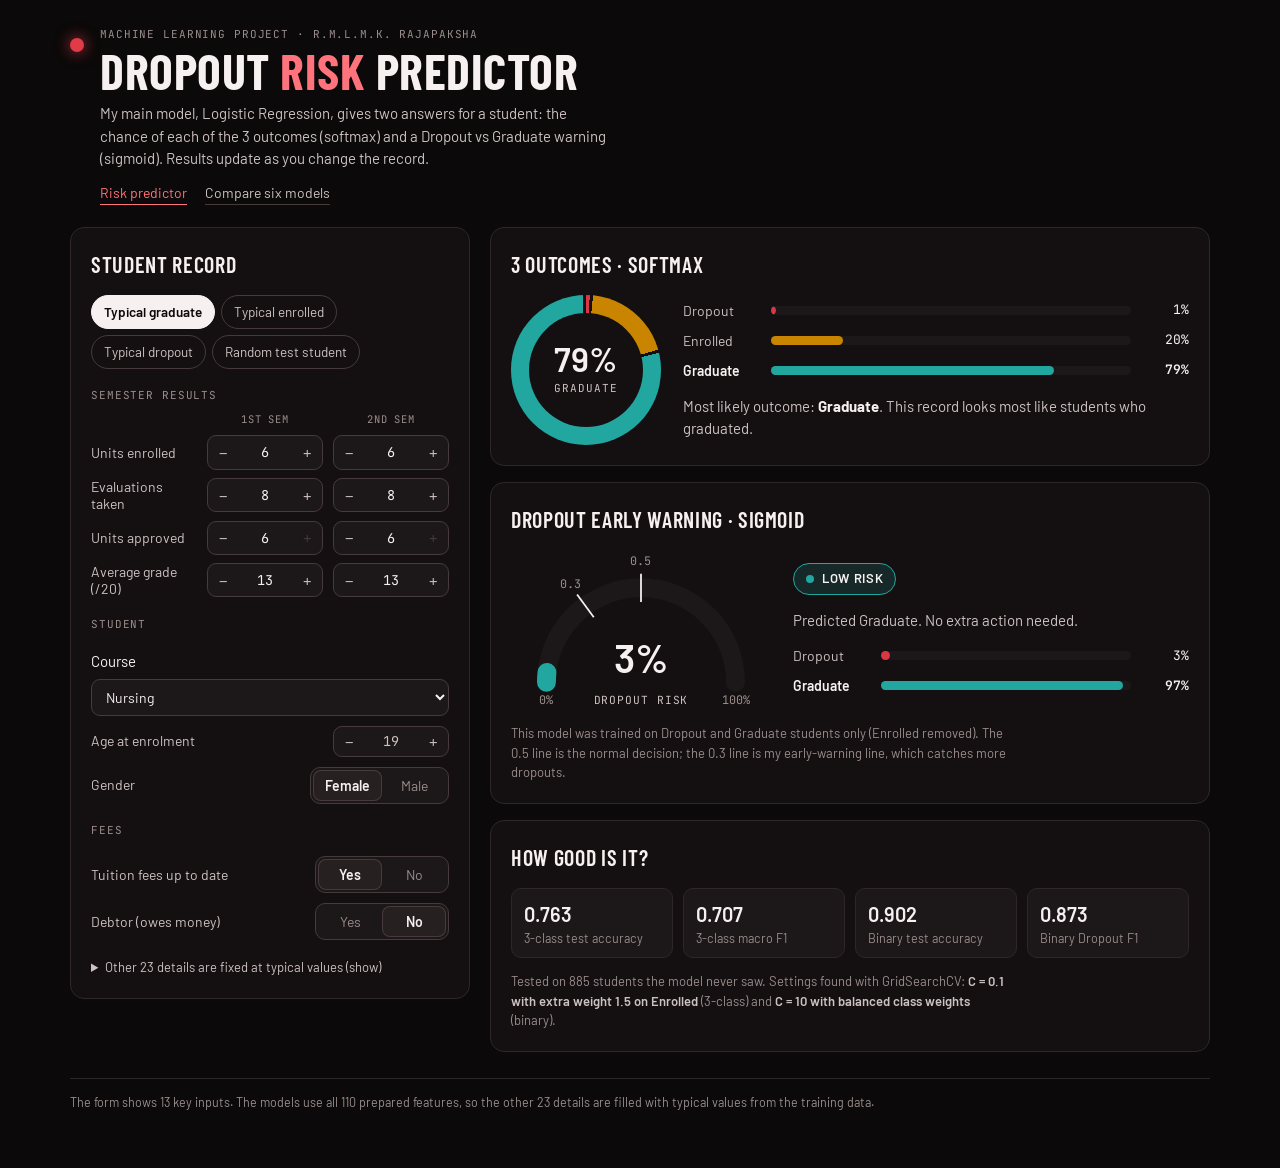
<file: docs/index.html>
<!doctype html>
<html lang="en">
<head>
<meta charset="utf-8">
<meta name="viewport" content="width=device-width, initial-scale=1, viewport-fit=cover">
<meta name="description" content="Will a student drop out, stay enrolled or graduate? A Logistic Regression model that runs in your browser.">
<meta property="og:title" content="Dropout Risk Predictor">
<meta property="og:description" content="Will a student drop out, stay enrolled or graduate? A Logistic Regression model that runs in your browser.">
<meta property="og:type" content="website">
<title>Dropout Risk Predictor</title>
<link rel="preconnect" href="https://fonts.googleapis.com">
<link rel="preconnect" href="https://fonts.gstatic.com" crossorigin>
<link rel="stylesheet" href="https://fonts.googleapis.com/css2?family=Barlow+Condensed:wght@500;600;700&family=Barlow:wght@400;500;600;700&family=JetBrains+Mono:wght@400;500&display=swap">
<style>
/* Layout: two panels. Student record on the left, model output on the right; one column on phones. */
:root {
  color-scheme: dark;
  --bg: #0b0909;
  --panel: #141011;
  --panel-2: #1c1718;
  --raise: #272021;
  --line: #2f2627;
  --line-2: #463a3b;
  --ink: #f6f1f0;
  --ink-2: #cdc2c1;
  --muted: #9a8d8c;
  --red: #e23b48;
  --red-ink: #ff737c;
  --dropout: #dc3545;
  --enrolled: #c98500;
  --graduate: #22a6a0;
  --font-display: "Barlow Condensed", "Arial Narrow", "Roboto Condensed", system-ui, sans-serif;
  --font-ui: "Barlow", system-ui, -apple-system, "Segoe UI", Roboto, sans-serif;
  --font-mono: "JetBrains Mono", ui-monospace, SFMono-Regular, Menlo, Consolas, monospace;
}
* { box-sizing: border-box; }
html { background: var(--bg); }
body { margin: 0; background: var(--bg); color: var(--ink); font-family: var(--font-ui); font-size: 15px; line-height: 1.5; -webkit-font-smoothing: antialiased; }
.wrap { max-width: 1180px; margin: 0 auto; padding-inline: 20px; padding-block: 26px 56px; }
button, input, select { font: inherit; color: inherit; }
button { cursor: pointer; }
:focus-visible { outline: 2px solid var(--red-ink); outline-offset: 2px; }

/* header */
header { display: flex; gap: 16px; align-items: flex-start; margin-bottom: 22px; }
.beacon { flex: none; width: 14px; height: 14px; margin-top: 12px; border-radius: 50%; background: var(--red); box-shadow: 0 0 14px 2px rgba(226, 59, 72, .55); }
.kicker { margin: 0 0 4px; font-family: var(--font-mono); font-size: 11px; letter-spacing: .08em; text-transform: uppercase; color: var(--muted); }
h1 { margin: 0; font-family: var(--font-display); font-size: clamp(34px, 5vw, 50px); font-weight: 700; line-height: .95; text-transform: uppercase; letter-spacing: .01em; text-wrap: balance; }
h1 em { font-style: normal; color: var(--red-ink); }
header p.lead { margin: 8px 0 0; max-width: 64ch; color: var(--ink-2); }
.nav { display: flex; flex-wrap: wrap; gap: 6px 18px; margin-top: 12px; font-size: 14px; }
.nav a { color: var(--ink-2); text-decoration: none; border-bottom: 1px solid var(--line-2); padding-bottom: 1px; }
.nav a:hover, .nav a[aria-current="page"] { color: var(--red-ink); border-color: var(--red-ink); }

/* layout */
.grid { display: grid; grid-template-columns: minmax(320px, 400px) minmax(0, 1fr); gap: 20px; align-items: start; }
.panel { background: var(--panel); border: 1px solid var(--line); border-radius: 14px; padding: 20px; min-width: 0; }
.panel > h2, .box > h2 { margin: 0 0 14px; font-family: var(--font-display); font-size: 22px; font-weight: 600; letter-spacing: .03em; text-transform: uppercase; }
.results { display: grid; gap: 16px; min-width: 0; }
@media (max-width: 860px) { .grid { grid-template-columns: minmax(0, 1fr); } }

/* presets */
.presets { display: flex; flex-wrap: wrap; gap: 6px; margin-bottom: 6px; }
.chip { padding: 6px 12px; border-radius: 999px; border: 1px solid var(--line-2); background: transparent; color: var(--ink-2); font-size: 13.5px; }
.chip:hover { background: var(--panel-2); color: var(--ink); }
.chip[aria-pressed="true"] { background: var(--ink); border-color: var(--ink); color: var(--bg); font-weight: 600; }
.actual { margin: 8px 0 0; font-size: 13.5px; color: var(--ink-2); }
.actual b { color: var(--ink); }
.ok { color: var(--graduate); font-weight: 600; }
.bad { color: var(--red-ink); font-weight: 600; }

/* form */
fieldset { margin: 18px 0 0; padding: 0; border: 0; min-width: 0; }
legend { padding: 0; margin-bottom: 8px; font-family: var(--font-mono); font-size: 11px; letter-spacing: .08em; text-transform: uppercase; color: var(--muted); }
.sem { display: grid; grid-template-columns: minmax(0, 1fr) auto auto; align-items: center; gap: 8px 10px; }
.sem .colh { text-align: center; font-family: var(--font-mono); font-size: 10.5px; letter-spacing: .08em; text-transform: uppercase; color: var(--muted); }
.sem .rl, .row > span { font-size: 14px; color: var(--ink-2); line-height: 1.25; }
.row { display: grid; grid-template-columns: minmax(0, 1fr) auto; align-items: center; gap: 12px; margin-top: 10px; }
.row.full { grid-template-columns: minmax(0, 1fr); gap: 6px; }
select { width: 100%; min-width: 0; padding: 8px 10px; border-radius: 9px; background: var(--panel-2); border: 1px solid var(--line-2); font-size: 14px; }
.seg { display: inline-flex; padding: 2px; border-radius: 10px; background: var(--panel-2); border: 1px solid var(--line-2); }
.seg button { min-width: 64px; padding: 5px 12px; border: 0; border-radius: 8px; background: transparent; color: var(--muted); font-size: 14px; }
.seg button[aria-pressed="true"] { background: var(--raise); color: var(--ink); font-weight: 600; box-shadow: inset 0 0 0 1px var(--line-2); }
.step { display: inline-flex; border-radius: 9px; border: 1px solid var(--line-2); background: var(--panel-2); overflow: hidden; }
.step button { width: 30px; border: 0; background: transparent; color: var(--ink-2); font-size: 17px; line-height: 1; }
.step button:hover:not(:disabled) { background: var(--raise); color: var(--ink); }
.step button:disabled { color: var(--line-2); cursor: default; }
.step input { width: 54px; padding: 6px 2px; border: 0; background: transparent; text-align: center; font-family: var(--font-mono); font-size: 13.5px; -moz-appearance: textfield; appearance: textfield; }
.step input::-webkit-outer-spin-button, .step input::-webkit-inner-spin-button { -webkit-appearance: none; margin: 0; }
.step input:disabled { color: var(--muted); }
.fixed { margin-top: 18px; font-size: 13px; color: var(--muted); }
.fixed summary { cursor: pointer; color: var(--ink-2); }
.fixed ul { margin: 8px 0 0; padding-left: 18px; columns: 1; }
.fixed li { margin: 2px 0; }
.fixed li b { color: var(--ink-2); font-weight: 500; }

/* shared result bits */
.cdot { display: inline-block; flex: none; width: 10px; height: 10px; border-radius: 50%; background: var(--c, var(--muted)); }
.c0 { --c: var(--dropout); } .c1 { --c: var(--enrolled); } .c2 { --c: var(--graduate); }
.bars { display: grid; gap: 9px; }
.bar { display: grid; grid-template-columns: 78px minmax(0, 1fr) 48px; align-items: center; gap: 10px; font-size: 14px; color: var(--ink-2); }
.bar .track { height: 9px; border-radius: 5px; background: var(--panel-2); overflow: hidden; }
.bar .track i { display: block; height: 100%; border-radius: 0 5px 5px 0; background: var(--c); transition: width .35s ease; }
.bar .v { text-align: right; font-family: var(--font-mono); font-size: 13px; color: var(--ink); }
.bar.lead span:first-child, .bar.lead .v { color: var(--ink); font-weight: 600; }
.note { margin: 14px 0 0; font-size: 13px; color: var(--muted); max-width: 72ch; }
.note b { color: var(--ink-2); font-weight: 600; }
footer { margin-top: 26px; padding-top: 14px; border-top: 1px solid var(--line); font-size: 12.5px; color: var(--muted); }
@media (max-width: 480px) {
  .wrap { padding-inline: 16px; }
  .panel { padding: 16px 14px; }
  .step button { width: 26px; }
  .step input { width: 46px; }
}
@media (prefers-reduced-motion: reduce) { * { transition: none !important; } }

.tri { display: grid; grid-template-columns: auto minmax(0, 1fr); gap: 22px; align-items: center; }
.donut { position: relative; width: 150px; height: 150px; border-radius: 50%; background: var(--panel-2); transition: background .4s; }
.hole { position: absolute; inset: 18px; border-radius: 50%; background: var(--panel); display: grid; place-content: center; text-align: center; }
.hole b { font-size: 34px; font-weight: 600; line-height: 1; }
.hole span { margin-top: 4px; font-family: var(--font-mono); font-size: 11px; letter-spacing: .08em; text-transform: uppercase; color: var(--ink-2); }
.say { margin: 14px 0 0; font-size: 15px; color: var(--ink-2); }
.say b { color: var(--ink); }
.gauge-row { display: grid; grid-template-columns: minmax(200px, 260px) minmax(0, 1fr); gap: 22px; align-items: center; }
.gauge { width: 100%; height: auto; display: block; }
.g-track { fill: none; stroke: var(--panel-2); stroke-width: 16; stroke-linecap: round; }
.g-val { fill: none; stroke: var(--c); stroke-width: 16; stroke-linecap: round; transition: stroke-dasharray .45s ease; }
.g-tick { stroke: var(--ink); stroke-width: 1.5; }
.g-lbl { fill: var(--muted); font-family: var(--font-mono); font-size: 10px; }
.g-num { fill: var(--ink); font-family: var(--font-ui); font-size: 34px; font-weight: 600; }
.g-cap { fill: var(--ink-2); font-family: var(--font-mono); font-size: 9.5px; letter-spacing: .08em; }
.tier { display: inline-flex; align-items: center; gap: 8px; padding: 5px 12px; border-radius: 999px; border: 1px solid var(--c); background: color-mix(in srgb, var(--c) 16%, transparent); font-size: 13px; font-weight: 600; letter-spacing: .05em; text-transform: uppercase; }
.tier::before { content: ""; width: 8px; height: 8px; border-radius: 50%; background: var(--c); }
.gauge-side .bars { margin-top: 14px; }
.facts { display: grid; grid-template-columns: repeat(auto-fit, minmax(150px, 1fr)); gap: 10px; }
.facts div { padding: 10px 12px; border-radius: 10px; background: var(--panel-2); border: 1px solid var(--line); font-size: 12.5px; color: var(--muted); }
.facts b { display: block; font-size: 20px; font-weight: 600; color: var(--ink); }
@media (max-width: 560px) {
  .tri, .gauge-row { grid-template-columns: minmax(0, 1fr); justify-items: center; }
  .tri-side, .gauge-side { width: 100%; }
  .gauge-row svg { max-width: 260px; }
}
</style>
</head>
<body>


<div class="wrap">
  <header>
    <span class="beacon" aria-hidden="true"></span>
    <div>
      <p class="kicker">Machine learning project &middot; R.M.L.M.K. Rajapaksha</p>
      <h1>Dropout <em>Risk</em> Predictor</h1>
      <p class="lead">My main model, Logistic Regression, gives two answers for a student: the chance of each of the 3 outcomes (softmax) and a Dropout vs Graduate warning (sigmoid). Results update as you change the record.</p>
      <nav class="nav" aria-label="Pages"><a href="index.html" aria-current="page">Risk predictor</a><a href="compare.html">Compare six models</a><a id="repoLink" href="#" hidden>Code on GitHub</a></nav>
    </div>
  </header>

  <div class="grid">
    <form class="panel" id="form" aria-label="Student record" onsubmit="return false"><h2>Student record</h2></form>

    <div class="results">
      <section class="panel" aria-labelledby="h3c">
        <h2 id="h3c">3 outcomes &middot; softmax</h2>
        <div class="tri">
          <div class="donut" id="donut" role="img" aria-label="Outcome probabilities"><div class="hole"><b id="dTop">&ndash;</b><span id="dCls"></span></div></div>
          <div class="tri-side"><div class="bars" id="bars3"></div><p class="say" id="say3"></p></div>
        </div>
      </section>

      <section class="panel" aria-labelledby="hbin">
        <h2 id="hbin">Dropout early warning &middot; sigmoid</h2>
        <div class="gauge-row">
          <svg class="gauge" viewBox="0 0 220 136" role="img" aria-label="Dropout risk gauge" id="gauge">
            <path class="g-track" d="M 30 112 A 80 80 0 0 1 190 112"></path>
            <path class="g-val" id="gVal" d="M 30 112 A 80 80 0 0 1 190 112"></path>
            <g id="gTicks"></g>
            <text class="g-num" id="gNum" x="110" y="104" text-anchor="middle">&ndash;</text>
            <text class="g-cap" x="110" y="130" text-anchor="middle">DROPOUT RISK</text>
            <text class="g-lbl" x="30" y="130" text-anchor="middle">0%</text>
            <text class="g-lbl" x="190" y="130" text-anchor="middle">100%</text>
          </svg>
          <div class="gauge-side">
            <span class="tier" id="tier"></span>
            <p class="say" id="sayB"></p>
            <div class="bars" id="bars2"></div>
          </div>
        </div>
        <p class="note">This model was trained on Dropout and Graduate students only (Enrolled removed). The 0.5 line is the normal decision; the 0.3 line is my early-warning line, which catches more dropouts.</p>
      </section>

      <section class="panel" aria-labelledby="hfacts">
        <h2 id="hfacts">How good is it?</h2>
        <div class="facts">
          <div><b>0.763</b>3-class test accuracy</div>
          <div><b>0.707</b>3-class macro F1</div>
          <div><b>0.902</b>Binary test accuracy</div>
          <div><b>0.873</b>Binary Dropout F1</div>
        </div>
        <p class="note">Tested on 885 students the model never saw. Settings found with GridSearchCV: <b>C = 0.1 with extra weight 1.5 on Enrolled</b> (3-class) and <b>C = 10 with balanced class weights</b> (binary).</p>
      </section>
    </div>
  </div>

  <footer>The form shows 13 key inputs. The models use all 110 prepared features, so the other 23 details are filled with typical values from the training data.</footer>
</div>

<script type="application/json" id="d-pipeline">{"raw_columns":["Marital Status","Application mode","Application order","Course","Daytime/evening attendance","Previous qualification","Previous qualification (grade)","Nacionality","Mother's qualification","Father's qualification","Mother's occupation","Father's occupation","Admission grade","Displaced","Educational special needs","Debtor","Tuition fees up to date","Gender","Scholarship holder","Age at enrollment","International","Curricular units 1st sem (credited)","Curricular units 1st sem (enrolled)","Curricular units 1st sem (evaluations)","Curricular units 1st sem (approved)","Curricular units 1st sem (grade)","Curricular units 1st sem (without evaluations)","Curricular units 2nd sem (credited)","Curricular units 2nd sem (enrolled)","Curricular units 2nd sem (evaluations)","Curricular units 2nd sem (approved)","Curricular units 2nd sem (grade)","Curricular units 2nd sem (without evaluations)","Unemployment rate","Inflation rate","GDP"],"features":[{"k":"num","col":"Application order","mean":1.727041537157389,"std":1.3070896000779086},{"k":"num","col":"Previous qualification (grade)","mean":132.684713195818,"std":13.200382774467327},{"k":"num","col":"Admission grade","mean":126.87674484317606,"std":14.528653141571926},{"k":"num","col":"Age at enrollment","mean":23.24950551003108,"std":7.604089533309404},{"k":"num","col":"Curricular units 1st sem (credited)","mean":0.7171517377790336,"std":2.379261254432911},{"k":"num","col":"Curricular units 1st sem (enrolled)","mean":6.265329189036451,"std":2.4940650599310574},{"k":"num","col":"Curricular units 1st sem (evaluations)","mean":8.2913252331167,"std":4.187018369552823},{"k":"num","col":"Curricular units 1st sem (approved)","mean":4.701610624470189,"std":3.095033384771679},{"k":"num","col":"Curricular units 1st sem (grade)","mean":10.622980735950835,"std":4.870533144240436},{"k":"num","col":"Curricular units 1st sem (without evaluations)","mean":0.13987001977959876,"std":0.6630276271914111},{"k":"num","col":"Curricular units 2nd sem (credited)","mean":0.545351794292173,"std":1.9233306091527826},{"k":"num","col":"Curricular units 2nd sem (enrolled)","mean":6.226900254309127,"std":2.219312030220052},{"k":"num","col":"Curricular units 2nd sem (evaluations)","mean":8.037863803334275,"std":3.967618514922128},{"k":"num","col":"Curricular units 2nd sem (approved)","mean":4.433738344165018,"std":3.0276680074994493},{"k":"num","col":"Curricular units 2nd sem (grade)","mean":10.204514440502965,"std":5.234867446678725},{"k":"num","col":"Curricular units 2nd sem (without evaluations)","mean":0.13930488838654986,"std":0.7124459081851022},{"k":"num","col":"Unemployment rate","mean":11.580135631534331,"std":2.659973715677929},{"k":"num","col":"Inflation rate","mean":1.222322690025431,"std":1.3795745407154412},{"k":"num","col":"GDP","mean":0.018632382028821715,"std":2.27143296992334},{"k":"num","col":"approval_rate_1st","mean":0.696868033301366,"std":0.36645948594347133},{"k":"num","col":"approval_rate_2nd","mean":0.6597223977840151,"std":0.3842903495883829},{"k":"num","col":"grade_change","mean":-0.4184662954478666,"std":2.8871799205367985},{"k":"num","col":"failed_units","mean":3.35688047471037,"std":3.9563977025282746},{"k":"bin","col":"Daytime/evening attendance"},{"k":"bin","col":"Displaced"},{"k":"bin","col":"Educational special needs"},{"k":"bin","col":"Debtor"},{"k":"bin","col":"Tuition fees up to date"},{"k":"bin","col":"Gender"},{"k":"bin","col":"Scholarship holder"},{"k":"bin","col":"International"},{"k":"cat","col":"Marital Status","val":1},{"k":"cat","col":"Marital Status","val":2},{"k":"cat","col":"Marital Status","val":4},{"k":"rare","col":"Marital Status","known":[1,2,4]},{"k":"cat","col":"Application mode","val":1},{"k":"cat","col":"Application mode","val":7},{"k":"cat","col":"Application mode","val":17},{"k":"cat","col":"Application mode","val":18},{"k":"cat","col":"Application mode","val":39},{"k":"cat","col":"Application mode","val":42},{"k":"cat","col":"Application mode","val":43},{"k":"cat","col":"Application mode","val":44},{"k":"cat","col":"Application mode","val":51},{"k":"rare","col":"Application mode","known":[1,7,17,18,39,42,43,44,51]},{"k":"cat","col":"Course","val":171},{"k":"cat","col":"Course","val":8014},{"k":"cat","col":"Course","val":9003},{"k":"cat","col":"Course","val":9070},{"k":"cat","col":"Course","val":9085},{"k":"cat","col":"Course","val":9119},{"k":"cat","col":"Course","val":9130},{"k":"cat","col":"Course","val":9147},{"k":"cat","col":"Course","val":9238},{"k":"cat","col":"Course","val":9254},{"k":"cat","col":"Course","val":9500},{"k":"cat","col":"Course","val":9556},{"k":"cat","col":"Course","val":9670},{"k":"cat","col":"Course","val":9773},{"k":"cat","col":"Course","val":9853},{"k":"cat","col":"Course","val":9991},{"k":"rare","col":"Course","known":[171,8014,9003,9070,9085,9119,9130,9147,9238,9254,9500,9556,9670,9773,9853,9991]},{"k":"cat","col":"Previous qualification","val":1},{"k":"cat","col":"Previous qualification","val":3},{"k":"cat","col":"Previous qualification","val":19},{"k":"cat","col":"Previous qualification","val":39},{"k":"rare","col":"Previous qualification","known":[1,3,19,39]},{"k":"cat","col":"Nacionality","val":1},{"k":"rare","col":"Nacionality","known":[1]},{"k":"cat","col":"Mother's qualification","val":1},{"k":"cat","col":"Mother's qualification","val":2},{"k":"cat","col":"Mother's qualification","val":3},{"k":"cat","col":"Mother's qualification","val":4},{"k":"cat","col":"Mother's qualification","val":19},{"k":"cat","col":"Mother's qualification","val":34},{"k":"cat","col":"Mother's qualification","val":37},{"k":"cat","col":"Mother's qualification","val":38},{"k":"rare","col":"Mother's qualification","known":[1,2,3,4,19,34,37,38]},{"k":"cat","col":"Father's qualification","val":1},{"k":"cat","col":"Father's qualification","val":2},{"k":"cat","col":"Father's qualification","val":3},{"k":"cat","col":"Father's qualification","val":19},{"k":"cat","col":"Father's qualification","val":34},{"k":"cat","col":"Father's qualification","val":37},{"k":"cat","col":"Father's qualification","val":38},{"k":"rare","col":"Father's qualification","known":[1,2,3,19,34,37,38]},{"k":"cat","col":"Mother's occupation","val":0},{"k":"cat","col":"Mother's occupation","val":1},{"k":"cat","col":"Mother's occupation","val":2},{"k":"cat","col":"Mother's occupation","val":3},{"k":"cat","col":"Mother's occupation","val":4},{"k":"cat","col":"Mother's occupation","val":5},{"k":"cat","col":"Mother's occupation","val":6},{"k":"cat","col":"Mother's occupation","val":7},{"k":"cat","col":"Mother's occupation","val":9},{"k":"cat","col":"Mother's occupation","val":90},{"k":"rare","col":"Mother's occupation","known":[0,1,2,3,4,5,6,7,9,90]},{"k":"cat","col":"Father's occupation","val":0},{"k":"cat","col":"Father's occupation","val":1},{"k":"cat","col":"Father's occupation","val":2},{"k":"cat","col":"Father's occupation","val":3},{"k":"cat","col":"Father's occupation","val":4},{"k":"cat","col":"Father's occupation","val":5},{"k":"cat","col":"Father's occupation","val":6},{"k":"cat","col":"Father's occupation","val":7},{"k":"cat","col":"Father's occupation","val":8},{"k":"cat","col":"Father's occupation","val":9},{"k":"cat","col":"Father's occupation","val":10},{"k":"cat","col":"Father's occupation","val":90},{"k":"rare","col":"Father's occupation","known":[0,1,2,3,4,5,6,7,8,9,10,90]}]}</script>
<script type="application/json" id="d-models">{"lr3":{"coef":[[0.10893546715785891,0.0031523008880018823,-0.019033144139788336,0.12915480980141553,0.06361176794746744,0.025256294520719067,-0.05538958441966961,-0.2511785145512987,0.007634207699155803,-0.07004230506260715,0.18997183012693825,0.23991283439061536,-0.08119053066730335,-0.43745242508021465,-0.04864444543910258,-0.045917799983405616,0.19901154560952328,-0.02424896807475784,0.01991316489688417,-0.02102716921440163,-0.43848978425991575,-0.10107783150050216,0.6817562551517802,0.006434676133690136,0.1401346214101727,0.02258583759063605,0.3554986970094001,-1.3813055690476788,0.16712222295369475,-0.17293826331260098,-0.11575174362489112,0.08781581516189108,0.14098268436503597,-0.18891081617508723,-0.034651698289960974,-0.07777135217258199,0.22681968462185012,0.061511918520477646,0.10561675357867452,0.13309930495821146,0.23306481336133483,-0.0814704624647417,-0.27051795210882557,-0.007098364028218324,-0.31801835920430066,-0.49490181597673943,-0.2615627128172914,-0.23155561431361288,-0.12241484054868011,-0.1557512133614442,-0.036583605002058886,0.517150601165463,-0.128162586023712,-0.2916136878574421,0.16966498323999218,-0.16663535348426678,0.09791778559855138,0.060619796020440396,0.22356729867029443,0.5969502942898001,0.26036402174548134,-0.03181736628289363,-0.13872061016028228,0.18816204865666933,0.08377806375976056,-0.085277596806545,-0.042705920387723716,0.12098772868677035,-0.11575174362489112,-0.04653782472209557,-0.18881517143976198,-0.08901819393075566,-0.20901800446328195,-0.1404772250419237,0.3886105888607556,0.0694750566886745,0.02050100791548124,0.20051575119478737,-0.14798397106195874,0.014703004175690192,0.013239658024674457,-0.12681624520196785,0.34174576288690256,-0.0622756786511322,-0.18711473333590303,0.15973818822557276,0.4280157409912737,0.008334781933653663,0.013553299757220158,-0.13243311206933092,-0.030869114976251968,-0.019928224916619452,-0.19646253938421046,0.08460737410170305,-0.09235235575275058,0.2513784664600324,-0.30860833108284,0.1758696885875345,0.04546902922163943,-0.14262279396948918,0.0585291215245975,0.229424067507465,-0.12143379937980733,-0.2677942377987508,0.04258277973216412,0.047464989600617236,0.15053847090057654,-0.008320922926844483,0.3491375885066473,-0.5536079964444713],[-0.11913727761965029,-0.02818214252343531,-0.04184418045811967,-0.051859543924435,0.038124055604042924,-0.06552946190158777,0.1920300656031269,-0.20923104977727067,-0.02576350130240267,0.03842431719796742,-0.12553172840801508,0.005940569709643515,0.2774423098102148,-0.30107929706075837,-0.012124062760077985,-0.052229404303882135,-0.14042845436159507,0.0018141990939899272,-0.027449743941001824,0.0607904832710587,0.20405903149827892,0.021479134396749516,0.35610537212185894,-0.022791987751716276,-0.06080617965578809,0.012807554484904499,0.18276723742648243,0.3325602794887889,-0.04044370892667453,-0.2594335084547055,0.03746972278853666,0.017121265500813884,-0.12537525644726463,0.09672783603708411,0.014942802494443437,-0.003513168156249639,-0.17447919513375248,-0.013912151579809618,-0.27334172271232965,-0.03756584568380267,-0.19914034440053346,0.26816511052139513,0.21460249882461413,0.06394065367692602,0.15866081222861922,0.0979547914710417,-0.06343011740796123,-0.07663715531998638,0.22502419512152042,-0.1353596972741163,0.616264932748461,-0.4224008134772637,0.18968322174288055,-0.37906680884863947,-0.22603670496054717,0.11616262749999107,0.08886916944115177,-0.11223207574214121,-0.16915977113514347,0.04806509031400433,0.08963875274475355,0.11607701066706763,0.23167880149889106,-0.24777067396632466,-0.15538455585315628,0.1450603052542426,0.029832770651423465,-0.034053075203460285,0.03746972278853666,0.09991008579600957,0.15305433756893091,0.1606772329297346,0.08865945593210287,0.15797903135971073,-0.4255647519597503,-0.001447983236672501,-0.018852053877170205,-0.21099870692781908,0.05554107164240622,0.2907611415225817,0.011346215246739991,0.023187295145906155,-0.24937046106789065,0.004838375541668415,0.017258492761873766,-0.15014548320821017,-0.5661134284810281,-0.012954628200045493,0.11531854292874147,0.252492868656411,0.045217600458816835,-0.0951049993539759,-0.051544033421964765,0.0888557700634138,0.13283757145901673,-0.4133740810428631,0.5077854645185516,-0.3799387772780556,-0.14975036969416047,0.195682128457473,-0.20264358877648397,-1.0541426706755914e-05,0.18701147761445036,0.06736321653479674,0.06940900851739036,0.07307320856072402,-0.06221319784824975,0.15888447330236638,-0.3293310073086883,0.3758806169302164],[0.010201810461792542,0.02502984163543264,0.06087732459790767,-0.07729526587698078,-0.1017358235515098,0.04027316738086694,-0.13664048118345862,0.46040956432856966,0.01812929360324634,0.03161798786463907,-0.0644401017189236,-0.2458534041002589,-0.19625177914291084,0.7385317221409752,0.0607685081991806,0.0981472042872866,-0.058583091247929306,0.022434768980767253,0.007536579044117914,-0.03976331405665658,0.23443075276163536,0.07959869710375259,-1.037861627273637,0.016357311618025176,-0.07932844175438475,-0.03539339207554068,-0.5382659344358803,1.0487452895588951,-0.1266785140270206,0.43237177176730746,0.07828202083635447,-0.10493708066270575,-0.01560742791777108,0.0921829801380028,0.019708895795517576,0.08128452032883181,-0.052340489488098066,-0.047599766940668246,0.1677249691336558,-0.09553345927440847,-0.0339244689608005,-0.18669464805665378,0.05591545328421202,-0.056842289648707696,0.15935754697568286,0.396947024505699,0.3249928302252526,0.3081927696336005,-0.10260935457284097,0.2911109106355602,-0.5796813277464004,-0.09474978768820036,-0.06152063571916899,0.6706804967060811,0.05637172172055437,0.05047272598427555,-0.18678695503970358,0.05161227972170093,-0.05440752753515087,-0.6450153846038025,-0.35000277449023515,-0.08425964438417388,-0.09295819133860839,0.059608625309654474,0.07160649209339603,-0.05978270844769758,0.012873149736300398,-0.08693465348330959,0.07828202083635447,-0.05337226107391351,0.03576083387083083,-0.07165903899897841,0.12035854853117897,-0.01750180631778683,0.036954163098995824,-0.06802707345200242,-0.0016489540383112296,0.010482955733031984,0.09244289941955221,-0.3054641456982702,-0.024585873271414444,0.10362895005606142,-0.09237530181901311,0.057437303109463725,0.16985624057402807,-0.009592705017362277,0.13809768748975157,0.004619846266391838,-0.12887184268596086,-0.12005975658707933,-0.01434848548256463,0.11503322427059523,0.2480065728061749,-0.17346314416511732,-0.040485215706265947,0.16199561458283068,-0.19917713343571183,0.20406908869052134,0.104281340472521,-0.053059334487983265,0.14411446725188615,-0.2294135260807585,-0.06557767823464393,0.2004310212639547,-0.11199178824955405,-0.12053819816134144,-0.08832527305232694,-0.1505635503755224,-0.019806581197960256,0.17772737951425294]],"intercept":[1.1481517912602317,-0.33760798541841147,-0.8105438058418231]},"lrb":{"coef":[-0.008901034355591923,-0.005358715001292525,0.038125859053342544,0.17319258985934946,0.5019265145560794,-0.24582254607906587,-0.08881316201215449,-0.613211958151992,0.07262491783774684,-0.17417860559056433,0.17699863817786324,0.5827082760557302,0.1512720619179298,-1.374376045363179,-0.028601289760661782,-0.2637785128362601,0.3025405093332428,-0.141810641269541,0.08401009231338591,-0.03706229576558868,-0.531173111280684,-0.17437293275232518,1.7033626131606912,0.35304056856395605,0.4359554155497933,-0.0964904147814689,1.5035042889203334,-2.843563487909853,0.2805301149518927,-0.6737512255044663,-0.288942319107977,0.5756460665651268,0.22150752534335277,-0.28206538194278824,0.07020961834754741,-0.15300954167695546,0.13953790202121613,0.17484174565919308,0.23670473031347872,0.21863466103066123,0.13210549752232,0.13697436238704,-0.16803168117294368,0.46972467568036996,-0.6021845234511314,-1.2619507917424715,-0.672110487708793,-1.1520065322163895,0.07419614712175689,-0.5019479551621365,1.5251307294291927,0.962115647216129,0.010324900638294077,-1.102005856610101,-0.21437321764192943,-0.012070981379046306,-0.45969974408999725,-0.03748641425899134,0.6079554324952522,1.8005472064041244,0.9043677474580843,0.11431199836022306,0.14369701575046465,0.3408897442627235,0.4145456937650541,-0.05655097143647665,-0.2572836540285184,0.8742401474212178,-0.288942319107977,0.25053818325209176,-0.1685677968424523,-0.39581193019849686,-1.151464129936905,0.17111800848383724,0.8993684620639328,0.4580334333467669,0.2975659774893725,0.22451762065508118,-0.18324559807405594,0.36345494525228,-0.03130038487951572,-0.4078215415166396,1.619643760400679,-0.17363135169536653,-0.4231229638345693,-0.17867903733956958,0.5842987741944112,-0.013756042204474456,0.7598892941287712,0.12103351318382913,-0.0967100081969008,-0.34050667463338924,-0.7369178010350348,0.29352735467793734,-0.3363368434952957,-0.18246406629438858,0.533240327987776,-1.042264600970144,0.4668772571027059,0.14377781975963325,0.06260671057709016,0.7868383983171824,0.097713771070115,-0.3833644246087962,0.17571812005788465,0.3387793537759234,0.5535963946896392,0.10201089877902735,1.454152320902158,-2.171144191139164],"intercept":0.7176141899307074}}</script>
<script type="application/json" id="d-schema">{"options":{"Marital Status":[[1,"Single"],[2,"Married"],[3,"Widower"],[4,"Divorced"],[5,"Facto union"],[6,"Legally separated"]],"Application mode":[[1,"1st phase – general contingent"],[17,"2nd phase – general contingent"],[39,"Over 23 years old"],[43,"Change of course"],[44,"Technological specialization diploma holders"],[7,"Holders of other higher courses"],[18,"3rd phase – general contingent"],[42,"Transfer"],[51,"Change of institution/course"],[16,"1st phase – special contingent (Madeira)"],[53,"Short cycle diploma holders"],[15,"International student (bachelor)"],[5,"1st phase – special contingent (Azores)"],[10,"Ordinance No. 854-B/99"],[2,"Ordinance No. 612/93"],[57,"Change of institution/course (international)"],[26,"Ordinance No. 533-A/99, b2 (different plan)"],[27,"Ordinance No. 533-A/99, b3 (other institution)"]],"Course":[[9670,"Advertising and Marketing Management"],[9003,"Agronomy"],[171,"Animation and Multimedia Design"],[9853,"Basic Education"],[33,"Biofuel Production Technologies"],[9070,"Communication Design"],[9130,"Equinculture"],[9119,"Informatics Engineering"],[9773,"Journalism and Communication"],[9147,"Management"],[9991,"Management (evening)"],[9500,"Nursing"],[9556,"Oral Hygiene"],[9238,"Social Service"],[8014,"Social Service (evening)"],[9254,"Tourism"],[9085,"Veterinary Nursing"]],"Previous qualification":[[1,"Secondary education"],[39,"Technological specialization course"],[19,"Basic education 3rd cycle (9th–11th year)"],[3,"Higher education – degree"],[12,"Other – 11th year"],[40,"Higher education – degree (1st cycle)"],[42,"Professional higher technical course"],[2,"Higher education – bachelor's degree"],[6,"Frequency of higher education"],[9,"12th year – not completed"],[4,"Higher education – master's"],[38,"Basic education 2nd cycle (6th–8th year)"],[43,"Higher education – master (2nd cycle)"],[10,"11th year – not completed"],[15,"10th year – not completed"],[5,"Higher education – doctorate"],[14,"10th year"]],"Nacionality":[[1,"Portuguese"],[41,"Brazilian"],[26,"Santomean"],[6,"Spanish"],[22,"Cape Verdean"],[24,"Guinean"],[103,"Ukrainian"],[11,"Italian"],[100,"Moldovan"],[62,"Romanian"],[25,"Mozambican"],[21,"Angolan"],[101,"Mexican"],[2,"German"],[105,"Russian"],[13,"Dutch"],[32,"Turkish"],[109,"Colombian"],[108,"Cuban"],[14,"English"],[17,"Lithuanian"]],"Mother's qualification":[[1,"Secondary education (12th year)"],[37,"Basic education 1st cycle (4th/5th year)"],[19,"Basic education 3rd cycle (9th–11th year)"],[38,"Basic education 2nd cycle (6th–8th year)"],[3,"Higher education – degree"],[34,"Unknown"],[2,"Higher education – bachelor's degree"],[4,"Higher education – master's"],[12,"Other – 11th year"],[5,"Higher education – doctorate"],[40,"Higher education – degree (1st cycle)"],[9,"12th year – not completed"],[39,"Technological specialization course"],[41,"Specialized higher studies course"],[42,"Professional higher technical course"],[6,"Frequency of higher education"],[43,"Higher education – master (2nd cycle)"],[11,"7th year (old)"],[30,"8th year"],[35,"Can't read or write"],[36,"Can read without a 4th year"],[10,"11th year – not completed"],[29,"9th year – not completed"],[14,"10th year"],[18,"General commerce course"],[22,"Technical-professional course"],[27,"2nd cycle general high school"],[26,"7th year"],[44,"Higher education – doctorate (3rd cycle)"]],"Father's qualification":[[37,"Basic education 1st cycle (4th/5th year)"],[19,"Basic education 3rd cycle (9th–11th year)"],[1,"Secondary education (12th year)"],[38,"Basic education 2nd cycle (6th–8th year)"],[3,"Higher education – degree"],[34,"Unknown"],[2,"Higher education – bachelor's degree"],[4,"Higher education – master's"],[12,"Other – 11th year"],[39,"Technological specialization course"],[5,"Higher education – doctorate"],[11,"7th year (old)"],[36,"Can read without a 4th year"],[9,"12th year – not completed"],[40,"Higher education – degree (1st cycle)"],[14,"10th year"],[22,"Technical-professional course"],[30,"8th year"],[29,"9th year – not completed"],[26,"7th year"],[35,"Can't read or write"],[41,"Specialized higher studies course"],[43,"Higher education – master (2nd cycle)"],[10,"11th year – not completed"],[6,"Frequency of higher education"],[20,"Complementary high school course"],[13,"2nd year complementary high school"],[18,"General commerce course"],[42,"Professional higher technical course"],[25,"Complementary high school – not concluded"],[44,"Higher education – doctorate (3rd cycle)"],[33,"Supplementary accounting and administration"],[27,"2nd cycle general high school"],[31,"General course of administration and commerce"]],"Mother's occupation":[[9,"Unskilled workers"],[4,"Administrative staff"],[5,"Personal services, security and sellers"],[3,"Intermediate-level technicians"],[2,"Intellectual and scientific specialists"],[7,"Skilled industry and construction workers"],[0,"Student"],[1,"Legislators, directors and executive managers"],[6,"Farmers and skilled agriculture/fishery workers"],[90,"Other situation"],[8,"Machine operators and assembly workers"],[191,"Cleaning workers"],[99,"(blank)"],[194,"Meal preparation assistants"],[141,"Office workers and secretaries"],[123,"Teachers"],[144,"Other administrative support staff"],[175,"Food, wood and clothing industry workers"],[192,"Unskilled agriculture and fishery workers"],[134,"Legal, social, sports and cultural technicians"],[10,"Armed forces"],[193,"Unskilled industry, construction and transport workers"],[151,"Personal service workers"],[132,"Intermediate-level health technicians"],[143,"Data, accounting and financial operators"],[152,"Sellers"],[122,"Health professionals"],[153,"Personal care workers"],[125,"ICT specialists"],[173,"Printing, precision and craft workers"],[131,"Science and engineering technicians"],[171,"Skilled construction workers"]],"Father's occupation":[[9,"Unskilled workers"],[7,"Skilled industry and construction workers"],[5,"Personal services, security and sellers"],[4,"Administrative staff"],[3,"Intermediate-level technicians"],[8,"Machine operators and assembly workers"],[10,"Armed forces"],[6,"Farmers and skilled agriculture/fishery workers"],[2,"Intellectual and scientific specialists"],[1,"Legislators, directors and executive managers"],[0,"Student"],[90,"Other situation"],[99,"(blank)"],[193,"Unskilled industry, construction and transport workers"],[144,"Other administrative support staff"],[171,"Skilled construction workers"],[192,"Unskilled agriculture and fishery workers"],[163,"Subsistence farmers and fishermen"],[175,"Food, wood and clothing industry workers"],[103,"Other armed forces personnel"],[135,"ICT technicians"],[152,"Sellers"],[183,"Vehicle drivers"],[181,"Fixed plant and machine operators"],[123,"Teachers"],[151,"Personal service workers"],[182,"Assembly workers"],[194,"Meal preparation assistants"],[172,"Metal and metalworking workers"],[122,"Health professionals"],[102,"Armed forces sergeants"],[112,"Directors of administrative and commercial services"],[124,"Finance, accounting and administration specialists"],[121,"Physical sciences, maths and engineering specialists"],[195,"Street vendors"],[161,"Market-oriented farmers"],[132,"Intermediate-level health technicians"],[131,"Science and engineering technicians"],[143,"Data, accounting and financial operators"],[134,"Legal, social, sports and cultural technicians"],[153,"Personal care workers"],[174,"Electricity and electronics workers"],[141,"Office workers and secretaries"],[114,"Hotel, catering and trade directors"],[101,"Armed forces officers"],[154,"Protection and security services"]]},"economy":[[7.6,2.6,0.32],[8.9,1.4,3.51],[9.4,-0.8,-3.12],[10.8,1.4,1.74],[11.1,0.6,2.02],[12.4,0.5,1.79],[12.7,3.7,-1.7],[13.9,-0.3,0.79],[15.5,2.8,-4.06],[16.2,0.3,-0.92]],"presets":{"average":{"Marital Status":1.0,"Application mode":1.0,"Application order":1.0,"Course":9500.0,"Daytime/evening attendance":1.0,"Previous qualification":1.0,"Previous qualification (grade)":133.1,"Nacionality":1.0,"Mother's qualification":1.0,"Father's qualification":37.0,"Mother's occupation":9.0,"Father's occupation":9.0,"Admission grade":126.0,"Displaced":1.0,"Educational special needs":0.0,"Debtor":0.0,"Tuition fees up to date":1.0,"Gender":0.0,"Scholarship holder":0.0,"Age at enrollment":20.0,"International":0.0,"Curricular units 1st sem (credited)":0.0,"Curricular units 1st sem (enrolled)":6.0,"Curricular units 1st sem (evaluations)":8.0,"Curricular units 1st sem (approved)":5.0,"Curricular units 1st sem (grade)":12.32,"Curricular units 1st sem (without evaluations)":0.0,"Curricular units 2nd sem (credited)":0.0,"Curricular units 2nd sem (enrolled)":6.0,"Curricular units 2nd sem (evaluations)":8.0,"Curricular units 2nd sem (approved)":5.0,"Curricular units 2nd sem (grade)":12.2,"Curricular units 2nd sem (without evaluations)":0.0,"Unemployment rate":7.6,"Inflation rate":2.6,"GDP":0.32},"graduate":{"Marital Status":1.0,"Application mode":1.0,"Application order":1.0,"Course":9500.0,"Daytime/evening attendance":1.0,"Previous qualification":1.0,"Previous qualification (grade)":133.1,"Nacionality":1.0,"Mother's qualification":1.0,"Father's qualification":37.0,"Mother's occupation":9.0,"Father's occupation":9.0,"Admission grade":127.3,"Displaced":1.0,"Educational special needs":0.0,"Debtor":0.0,"Tuition fees up to date":1.0,"Gender":0.0,"Scholarship holder":0.0,"Age at enrollment":19.0,"International":0.0,"Curricular units 1st sem (credited)":0.0,"Curricular units 1st sem (enrolled)":6.0,"Curricular units 1st sem (evaluations)":8.0,"Curricular units 1st sem (approved)":6.0,"Curricular units 1st sem (grade)":13.0,"Curricular units 1st sem (without evaluations)":0.0,"Curricular units 2nd sem (credited)":0.0,"Curricular units 2nd sem (enrolled)":6.0,"Curricular units 2nd sem (evaluations)":8.0,"Curricular units 2nd sem (approved)":6.0,"Curricular units 2nd sem (grade)":13.0,"Curricular units 2nd sem (without evaluations)":0.0,"Unemployment rate":12.4,"Inflation rate":0.5,"GDP":1.79},"dropout":{"Marital Status":1.0,"Application mode":39.0,"Application order":1.0,"Course":9991.0,"Daytime/evening attendance":1.0,"Previous qualification":1.0,"Previous qualification (grade)":133.1,"Nacionality":1.0,"Mother's qualification":37.0,"Father's qualification":37.0,"Mother's occupation":9.0,"Father's occupation":9.0,"Admission grade":123.3,"Displaced":0.0,"Educational special needs":0.0,"Debtor":0.0,"Tuition fees up to date":1.0,"Gender":0.0,"Scholarship holder":0.0,"Age at enrollment":23.0,"International":0.0,"Curricular units 1st sem (credited)":0.0,"Curricular units 1st sem (enrolled)":6.0,"Curricular units 1st sem (evaluations)":8.0,"Curricular units 1st sem (approved)":2.0,"Curricular units 1st sem (grade)":10.83,"Curricular units 1st sem (without evaluations)":0.0,"Curricular units 2nd sem (credited)":0.0,"Curricular units 2nd sem (enrolled)":6.0,"Curricular units 2nd sem (evaluations)":7.0,"Curricular units 2nd sem (approved)":0.0,"Curricular units 2nd sem (grade)":0.0,"Curricular units 2nd sem (without evaluations)":0.0,"Unemployment rate":7.6,"Inflation rate":2.6,"GDP":0.32},"enrolled":{"Marital Status":1.0,"Application mode":1.0,"Application order":1.0,"Course":9147.0,"Daytime/evening attendance":1.0,"Previous qualification":1.0,"Previous qualification (grade)":131.0,"Nacionality":1.0,"Mother's qualification":1.0,"Father's qualification":37.0,"Mother's occupation":9.0,"Father's occupation":9.0,"Admission grade":123.9,"Displaced":1.0,"Educational special needs":0.0,"Debtor":0.0,"Tuition fees up to date":1.0,"Gender":0.0,"Scholarship holder":0.0,"Age at enrollment":20.0,"International":0.0,"Curricular units 1st sem (credited)":0.0,"Curricular units 1st sem (enrolled)":6.0,"Curricular units 1st sem (evaluations)":9.0,"Curricular units 1st sem (approved)":5.0,"Curricular units 1st sem (grade)":12.0,"Curricular units 1st sem (without evaluations)":0.0,"Curricular units 2nd sem (credited)":0.0,"Curricular units 2nd sem (enrolled)":6.0,"Curricular units 2nd sem (evaluations)":9.0,"Curricular units 2nd sem (approved)":4.0,"Curricular units 2nd sem (grade)":12.0,"Curricular units 2nd sem (without evaluations)":0.0,"Unemployment rate":7.6,"Inflation rate":2.6,"GDP":0.32}},"feature_means":[-8.031000121617408e-18,1.6046942118006784e-15,-1.1504407674216938e-15,9.63720014594089e-17,2.007750030404352e-18,5.320537580571533e-17,-8.031000121617408e-18,1.2247275185466548e-16,-1.887285028580091e-16,3.011625045606528e-18,0.0,-1.380328145902992e-16,-4.517437568409792e-18,1.0139137653541978e-16,2.0077500304043521e-16,9.135262638339802e-17,3.1120125471267455e-16,4.015500060808704e-18,2.2085250334447873e-17,-5.169956328291207e-16,2.2085250334447873e-16,-1.003875015202176e-17,9.837975148981325e-17,0.8920599039276632,0.5487425826504663,0.01158519355750212,0.10991805594800791,0.8816049731562589,0.35066402938683244,0.2526137326928511,0.024300649901102006,0.8883865498728455,0.08363944617123481,0.020627295846284262,0.00734670810963549,0.3854196100593388,0.030799660921164172,0.1980785532636338,0.02769143825939531,0.17547329754167845,0.016671376094942073,0.07035885843458604,0.04973156258830178,0.012715456343599886,0.033060186493359706,0.04944899689177734,0.04662333992653292,0.04831873410567957,0.049166431195252894,0.07827069793727041,0.03758123763775078,0.032495055100310824,0.08533484035038147,0.0822266176886126,0.0559480079118395,0.17151737779033624,0.01864933597061317,0.060186493359706134,0.07544504097202599,0.04464538005086183,0.0613167561458039,0.0028256569652444193,0.836959593105397,0.028539135348968635,0.03588584345860413,0.052274653857021756,0.04634077423000848,0.975699350098898,0.024300649901102006,0.2438541961005934,0.01893190166713761,0.09720259960440802,0.010737496467928794,0.21955354619949138,0.030517095224639728,0.22407459734388246,0.12545916925685222,0.029669398135066402,0.20259960440802485,0.014975981915795423,0.06442497880757277,0.22011867759254028,0.0262786097767731,0.2709805029669398,0.15908448714326082,0.041537157389092964,0.032495055100310824,0.02345295281152868,0.07120655552415937,0.07601017236507487,0.1867759254026561,0.12122068380898558,0.02175755863238203,0.06244701893190167,0.3563153433173213,0.015258547612319864,0.033060186493359706,0.030234529528115287,0.031929923707261935,0.0471884713195818,0.08589997174343035,0.087595365922577,0.11585193557502119,0.0559480079118395,0.14156541395874542,0.0734670810963549,0.23142130545351794,0.059338796270132804,0.014975981915795423,0.024583215597626447]}</script>
<script type="application/json" id="d-test">{"columns":["Marital Status","Application mode","Application order","Course","Daytime/evening attendance","Previous qualification","Previous qualification (grade)","Nacionality","Mother's qualification","Father's qualification","Mother's occupation","Father's occupation","Admission grade","Displaced","Educational special needs","Debtor","Tuition fees up to date","Gender","Scholarship holder","Age at enrollment","International","Curricular units 1st sem (credited)","Curricular units 1st sem (enrolled)","Curricular units 1st sem (evaluations)","Curricular units 1st sem (approved)","Curricular units 1st sem (grade)","Curricular units 1st sem (without evaluations)","Curricular units 2nd sem (credited)","Curricular units 2nd sem (enrolled)","Curricular units 2nd sem (evaluations)","Curricular units 2nd sem (approved)","Curricular units 2nd sem (grade)","Curricular units 2nd sem (without evaluations)","Unemployment rate","Inflation rate","GDP"],"rows":[[1.0,44.0,1.0,9003.0,1.0,39.0,160.0,1.0,3.0,3.0,2.0,10.0,160.0,1.0,0.0,0.0,1.0,1.0,0.0,20.0,0.0,0.0,6.0,7.0,6.0,14.0,0.0,0.0,6.0,7.0,6.0,14.66666667,0.0,12.4,0.5,1.79],[1.0,17.0,1.0,9500.0,1.0,1.0,131.0,1.0,1.0,1.0,5.0,5.0,126.3,0.0,0.0,0.0,1.0,1.0,0.0,19.0,0.0,0.0,7.0,9.0,7.0,12.49285714,0.0,0.0,8.0,10.0,8.0,11.7125,0.0,16.2,0.3,-0.92],[1.0,1.0,2.0,9070.0,1.0,1.0,121.0,1.0,4.0,1.0,2.0,3.0,120.7,1.0,0.0,0.0,1.0,0.0,0.0,18.0,0.0,0.0,6.0,8.0,4.0,10.75,0.0,0.0,6.0,9.0,0.0,0.0,0.0,9.4,-0.8,-3.12],[1.0,1.0,2.0,9147.0,1.0,1.0,118.0,1.0,37.0,19.0,5.0,5.0,119.1,1.0,0.0,0.0,1.0,0.0,1.0,20.0,0.0,0.0,5.0,5.0,5.0,11.6,0.0,0.0,5.0,5.0,5.0,13.6,0.0,12.4,0.5,1.79],[1.0,1.0,1.0,9070.0,1.0,1.0,133.1,1.0,1.0,1.0,9.0,9.0,155.0,0.0,0.0,0.0,1.0,0.0,1.0,21.0,0.0,0.0,6.0,7.0,5.0,13.0,0.0,0.0,6.0,6.0,6.0,12.66666667,0.0,16.2,0.3,-0.92],[1.0,7.0,1.0,9991.0,0.0,3.0,140.0,1.0,37.0,37.0,9.0,9.0,140.0,0.0,0.0,0.0,1.0,1.0,0.0,27.0,0.0,0.0,5.0,6.0,4.0,13.5,0.0,0.0,5.0,6.0,4.0,13.75,0.0,7.6,2.6,0.32],[1.0,1.0,2.0,9773.0,1.0,1.0,150.0,41.0,1.0,37.0,9.0,7.0,130.8,0.0,0.0,0.0,1.0,0.0,1.0,20.0,1.0,0.0,6.0,9.0,5.0,11.8,0.0,0.0,6.0,9.0,5.0,11.83333333,0.0,15.5,2.8,-4.06],[1.0,1.0,1.0,9254.0,1.0,1.0,131.0,1.0,37.0,38.0,9.0,7.0,137.0,0.0,0.0,0.0,1.0,0.0,1.0,20.0,0.0,0.0,6.0,8.0,6.0,11.16666667,0.0,0.0,6.0,10.0,5.0,10.6,0.0,15.5,2.8,-4.06],[1.0,1.0,1.0,9147.0,1.0,1.0,126.0,1.0,3.0,19.0,3.0,3.0,115.2,0.0,0.0,0.0,1.0,1.0,0.0,19.0,0.0,0.0,5.0,6.0,5.0,12.6,0.0,0.0,5.0,13.0,5.0,11.8,5.0,16.2,0.3,-0.92],[1.0,1.0,6.0,9500.0,1.0,1.0,139.0,1.0,1.0,1.0,4.0,4.0,124.5,1.0,0.0,0.0,1.0,0.0,0.0,19.0,0.0,0.0,8.0,9.0,7.0,12.04142857,0.0,0.0,8.0,9.0,7.0,12.04142857,0.0,10.8,1.4,1.74],[2.0,39.0,1.0,8014.0,0.0,1.0,133.1,1.0,38.0,38.0,9.0,9.0,113.5,0.0,0.0,0.0,1.0,0.0,1.0,50.0,0.0,3.0,9.0,11.0,8.0,13.25,0.0,2.0,7.0,8.0,7.0,11.71428571,0.0,12.7,3.7,-1.7],[4.0,39.0,1.0,9991.0,0.0,1.0,133.1,1.0,37.0,37.0,9.0,9.0,130.4,0.0,0.0,0.0,1.0,0.0,0.0,30.0,0.0,0.0,5.0,10.0,3.0,10.66666667,0.0,0.0,5.0,8.0,5.0,10.4,0.0,12.7,3.7,-1.7],[1.0,1.0,1.0,9130.0,1.0,1.0,140.0,1.0,9.0,19.0,4.0,4.0,131.2,0.0,0.0,0.0,1.0,1.0,1.0,26.0,0.0,0.0,5.0,9.0,0.0,0.0,0.0,0.0,5.0,6.0,0.0,0.0,0.0,7.6,2.6,0.32],[1.0,17.0,2.0,9556.0,1.0,1.0,133.1,1.0,37.0,38.0,9.0,8.0,106.0,1.0,0.0,0.0,1.0,0.0,0.0,19.0,0.0,0.0,7.0,16.0,2.0,12.75,0.0,0.0,7.0,12.0,2.0,11.0,0.0,8.9,1.4,3.51],[1.0,17.0,1.0,9254.0,1.0,1.0,121.0,1.0,1.0,1.0,4.0,4.0,123.1,1.0,0.0,0.0,1.0,1.0,0.0,21.0,0.0,0.0,6.0,11.0,6.0,11.16666667,0.0,0.0,6.0,14.0,3.0,14.66666667,0.0,7.6,2.6,0.32],[1.0,1.0,2.0,9147.0,1.0,1.0,129.0,1.0,38.0,19.0,3.0,7.0,118.9,1.0,0.0,0.0,1.0,0.0,0.0,19.0,0.0,0.0,5.0,8.0,4.0,12.8,0.0,0.0,5.0,10.0,3.0,14.5,0.0,10.8,1.4,1.74],[1.0,1.0,2.0,9254.0,1.0,1.0,140.0,1.0,1.0,37.0,4.0,5.0,123.6,1.0,0.0,0.0,1.0,0.0,0.0,18.0,0.0,0.0,6.0,10.0,6.0,12.85714286,0.0,0.0,6.0,6.0,3.0,12.66666667,0.0,12.7,3.7,-1.7],[2.0,39.0,1.0,9500.0,1.0,1.0,100.0,1.0,37.0,38.0,4.0,4.0,130.0,0.0,0.0,0.0,1.0,1.0,1.0,33.0,0.0,0.0,8.0,16.0,1.0,10.0,1.0,0.0,8.0,16.0,1.0,10.0,1.0,12.7,3.7,-1.7],[1.0,39.0,1.0,8014.0,0.0,1.0,140.0,1.0,37.0,37.0,90.0,5.0,115.5,0.0,0.0,0.0,0.0,1.0,0.0,33.0,0.0,0.0,6.0,6.0,1.0,11.0,0.0,0.0,6.0,0.0,0.0,0.0,0.0,10.8,1.4,1.74],[1.0,1.0,3.0,9500.0,1.0,1.0,130.0,1.0,3.0,1.0,2.0,5.0,133.8,0.0,0.0,0.0,1.0,0.0,0.0,19.0,0.0,0.0,7.0,0.0,0.0,0.0,0.0,0.0,8.0,0.0,0.0,0.0,0.0,7.6,2.6,0.32],[1.0,1.0,3.0,9070.0,1.0,1.0,161.0,1.0,38.0,37.0,5.0,5.0,154.4,1.0,0.0,0.0,1.0,0.0,0.0,18.0,0.0,0.0,6.0,6.0,6.0,14.16666667,0.0,0.0,6.0,6.0,6.0,14.0,0.0,16.2,0.3,-0.92],[1.0,1.0,1.0,9670.0,1.0,1.0,133.1,1.0,34.0,38.0,0.0,4.0,147.0,0.0,0.0,0.0,1.0,0.0,0.0,22.0,0.0,0.0,5.0,6.0,2.0,12.5,0.0,0.0,5.0,5.0,0.0,0.0,0.0,9.4,-0.8,-3.12],[2.0,39.0,1.0,9991.0,0.0,1.0,120.0,1.0,37.0,37.0,9.0,9.0,133.2,1.0,0.0,0.0,1.0,1.0,0.0,32.0,0.0,0.0,5.0,5.0,0.0,0.0,0.0,0.0,5.0,5.0,0.0,0.0,0.0,7.6,2.6,0.32],[1.0,1.0,1.0,9238.0,1.0,1.0,135.0,1.0,19.0,38.0,7.0,5.0,121.0,0.0,0.0,0.0,1.0,0.0,0.0,20.0,0.0,0.0,6.0,13.0,1.0,10.0,0.0,0.0,6.0,13.0,1.0,13.0,0.0,9.4,-0.8,-3.12],[1.0,1.0,1.0,9500.0,1.0,1.0,133.0,1.0,37.0,38.0,9.0,9.0,130.2,1.0,0.0,0.0,1.0,1.0,1.0,19.0,0.0,0.0,7.0,7.0,7.0,13.7,0.0,0.0,8.0,9.0,8.0,14.02222222,0.0,16.2,0.3,-0.92],[1.0,1.0,1.0,9070.0,1.0,1.0,133.1,1.0,1.0,37.0,5.0,9.0,143.0,1.0,0.0,1.0,1.0,0.0,0.0,21.0,0.0,0.0,6.0,9.0,5.0,11.4,0.0,0.0,6.0,8.0,5.0,12.2,0.0,12.7,3.7,-1.7],[1.0,43.0,2.0,9119.0,1.0,1.0,115.0,1.0,38.0,19.0,9.0,6.0,112.2,1.0,0.0,1.0,1.0,1.0,0.0,18.0,0.0,0.0,5.0,9.0,2.0,10.0,0.0,0.0,5.0,9.0,0.0,0.0,0.0,15.5,2.8,-4.06],[1.0,1.0,2.0,9085.0,1.0,1.0,130.0,1.0,37.0,19.0,9.0,8.0,129.0,0.0,0.0,0.0,1.0,0.0,0.0,20.0,0.0,0.0,5.0,7.0,4.0,11.75,0.0,0.0,5.0,9.0,2.0,10.5,0.0,7.6,2.6,0.32],[1.0,1.0,1.0,9254.0,1.0,1.0,100.0,1.0,19.0,19.0,5.0,5.0,101.8,1.0,0.0,0.0,1.0,0.0,0.0,21.0,0.0,0.0,6.0,8.0,5.0,11.6,0.0,0.0,6.0,6.0,5.0,13.0,0.0,12.4,0.5,1.79],[1.0,7.0,1.0,9991.0,0.0,3.0,130.0,1.0,19.0,19.0,3.0,9.0,130.0,0.0,0.0,0.0,0.0,1.0,0.0,32.0,0.0,0.0,5.0,12.0,4.0,14.75,0.0,0.0,5.0,9.0,2.0,15.0,0.0,16.2,0.3,-0.92],[1.0,51.0,1.0,9991.0,0.0,1.0,120.0,1.0,38.0,3.0,5.0,3.0,128.2,0.0,0.0,1.0,1.0,1.0,0.0,24.0,0.0,3.0,10.0,15.0,7.0,10.71428571,0.0,3.0,10.0,11.0,9.0,12.55555556,0.0,12.4,0.5,1.79],[1.0,17.0,1.0,9773.0,1.0,1.0,127.0,1.0,1.0,33.0,3.0,3.0,129.8,0.0,0.0,0.0,0.0,1.0,0.0,20.0,0.0,0.0,6.0,10.0,0.0,0.0,0.0,0.0,5.0,10.0,0.0,0.0,0.0,10.8,1.4,1.74],[1.0,39.0,1.0,9085.0,1.0,1.0,133.1,1.0,3.0,19.0,2.0,9.0,110.0,0.0,0.0,0.0,1.0,0.0,0.0,28.0,0.0,0.0,6.0,15.0,4.0,12.0,0.0,0.0,6.0,14.0,4.0,12.0,0.0,11.1,0.6,2.02],[1.0,1.0,1.0,9500.0,1.0,1.0,141.0,1.0,37.0,37.0,9.0,9.0,136.3,1.0,0.0,0.0,1.0,1.0,1.0,18.0,0.0,0.0,7.0,7.0,6.0,13.51666667,0.0,0.0,7.0,7.0,6.0,13.51666667,0.0,7.6,2.6,0.32],[1.0,1.0,6.0,9147.0,1.0,1.0,142.0,1.0,38.0,37.0,7.0,7.0,134.3,0.0,1.0,0.0,1.0,1.0,0.0,21.0,0.0,0.0,5.0,0.0,0.0,0.0,0.0,0.0,5.0,0.0,0.0,0.0,0.0,10.8,1.4,1.74],[1.0,39.0,1.0,9130.0,1.0,19.0,133.1,1.0,19.0,3.0,9.0,2.0,140.0,1.0,0.0,1.0,1.0,1.0,0.0,24.0,0.0,0.0,6.0,13.0,5.0,13.14285714,0.0,0.0,6.0,15.0,3.0,12.66666667,0.0,16.2,0.3,-0.92],[1.0,1.0,5.0,9500.0,1.0,1.0,111.0,1.0,3.0,4.0,4.0,3.0,108.2,1.0,0.0,0.0,1.0,0.0,0.0,20.0,0.0,2.0,7.0,9.0,6.0,13.26666667,0.0,0.0,7.0,10.0,5.0,12.3,0.0,12.4,0.5,1.79],[1.0,17.0,4.0,9254.0,1.0,1.0,106.0,1.0,37.0,19.0,9.0,7.0,116.9,1.0,0.0,0.0,1.0,0.0,0.0,20.0,0.0,0.0,6.0,7.0,6.0,11.5,0.0,0.0,6.0,8.0,5.0,12.4,0.0,11.1,0.6,2.02],[5.0,39.0,1.0,9853.0,1.0,19.0,133.1,1.0,37.0,37.0,9.0,8.0,118.0,0.0,0.0,0.0,1.0,0.0,0.0,27.0,0.0,0.0,7.0,14.0,6.0,11.66666667,0.0,0.0,7.0,10.0,1.0,10.0,0.0,12.4,0.5,1.79],[1.0,39.0,1.0,9773.0,1.0,12.0,120.0,1.0,1.0,1.0,9.0,9.0,129.8,1.0,0.0,0.0,1.0,1.0,0.0,52.0,0.0,0.0,6.0,7.0,5.0,13.0,0.0,0.0,6.0,6.0,6.0,15.0,0.0,9.4,-0.8,-3.12],[1.0,39.0,1.0,9254.0,1.0,1.0,133.1,1.0,1.0,1.0,9.0,6.0,105.0,1.0,0.0,1.0,0.0,0.0,0.0,24.0,0.0,0.0,6.0,14.0,6.0,11.28571429,0.0,0.0,6.0,16.0,3.0,10.33333333,0.0,8.9,1.4,3.51],[1.0,44.0,1.0,9130.0,1.0,39.0,150.0,1.0,3.0,1.0,2.0,8.0,150.0,0.0,0.0,0.0,0.0,1.0,0.0,22.0,0.0,0.0,5.0,5.0,0.0,0.0,0.0,0.0,5.0,5.0,0.0,0.0,0.0,12.7,3.7,-1.7],[1.0,1.0,1.0,9500.0,1.0,1.0,148.0,1.0,3.0,3.0,2.0,2.0,137.3,1.0,0.0,0.0,1.0,0.0,0.0,19.0,0.0,0.0,7.0,7.0,6.0,14.26666667,0.0,0.0,7.0,7.0,6.0,14.26666667,0.0,7.6,2.6,0.32],[1.0,39.0,1.0,9500.0,1.0,1.0,130.0,1.0,38.0,1.0,9.0,4.0,140.0,1.0,0.0,0.0,1.0,0.0,0.0,24.0,0.0,0.0,8.0,8.0,7.0,14.98571429,0.0,0.0,8.0,8.0,7.0,14.98571429,0.0,12.7,3.7,-1.7],[5.0,42.0,1.0,9254.0,1.0,2.0,120.0,1.0,37.0,37.0,4.0,9.0,120.0,0.0,0.0,0.0,1.0,0.0,0.0,32.0,0.0,9.0,15.0,21.0,13.0,12.69230769,0.0,12.0,15.0,22.0,13.0,12.38461538,0.0,10.8,1.4,1.74],[1.0,17.0,3.0,9254.0,1.0,1.0,115.0,1.0,37.0,19.0,5.0,5.0,109.8,1.0,0.0,0.0,1.0,0.0,0.0,19.0,0.0,0.0,6.0,8.0,4.0,11.25,0.0,0.0,6.0,8.0,4.0,12.0,0.0,10.8,1.4,1.74],[1.0,1.0,2.0,9773.0,1.0,1.0,159.0,1.0,1.0,19.0,9.0,9.0,151.3,1.0,0.0,0.0,1.0,0.0,0.0,18.0,0.0,0.0,6.0,6.0,6.0,14.0,0.0,0.0,6.0,6.0,6.0,14.66666667,0.0,10.8,1.4,1.74],[2.0,1.0,1.0,9556.0,1.0,1.0,144.0,1.0,19.0,19.0,193.0,144.0,139.8,0.0,0.0,1.0,1.0,1.0,0.0,24.0,0.0,0.0,7.0,7.0,7.0,12.27142857,0.0,0.0,8.0,10.0,7.0,13.65714286,0.0,10.8,1.4,1.74],[1.0,16.0,1.0,9003.0,1.0,1.0,147.0,1.0,1.0,37.0,4.0,9.0,140.7,1.0,0.0,1.0,1.0,0.0,1.0,20.0,0.0,13.0,18.0,19.0,18.0,15.05263158,0.0,11.0,13.0,13.0,13.0,14.53846154,0.0,15.5,2.8,-4.06],[4.0,39.0,1.0,9500.0,1.0,1.0,140.0,1.0,38.0,37.0,7.0,7.0,101.5,1.0,0.0,0.0,1.0,0.0,0.0,24.0,0.0,0.0,8.0,11.0,7.0,12.16,0.0,0.0,8.0,11.0,7.0,12.16,0.0,10.8,1.4,1.74],[1.0,1.0,1.0,9773.0,1.0,1.0,125.0,1.0,19.0,38.0,3.0,5.0,115.9,0.0,0.0,0.0,1.0,0.0,0.0,19.0,0.0,0.0,6.0,13.0,4.0,11.75,0.0,0.0,6.0,10.0,4.0,11.0,0.0,10.8,1.4,1.74],[1.0,1.0,1.0,9773.0,1.0,1.0,138.0,1.0,1.0,19.0,4.0,4.0,131.7,1.0,0.0,0.0,1.0,1.0,0.0,18.0,0.0,0.0,6.0,6.0,6.0,12.83333333,0.0,0.0,6.0,7.0,6.0,13.28571429,0.0,15.5,2.8,-4.06],[1.0,39.0,1.0,9773.0,1.0,19.0,133.1,1.0,19.0,19.0,3.0,4.0,104.0,0.0,0.0,1.0,0.0,0.0,0.0,27.0,0.0,0.0,6.0,6.0,5.0,12.0,0.0,0.0,6.0,6.0,0.0,0.0,0.0,11.1,0.6,2.02],[1.0,7.0,1.0,9130.0,1.0,3.0,140.0,1.0,19.0,38.0,9.0,9.0,140.0,1.0,0.0,0.0,1.0,0.0,0.0,23.0,0.0,0.0,6.0,0.0,0.0,0.0,0.0,0.0,6.0,0.0,0.0,0.0,0.0,12.4,0.5,1.79],[1.0,44.0,1.0,9070.0,1.0,39.0,150.0,1.0,12.0,37.0,3.0,9.0,147.7,0.0,0.0,1.0,1.0,0.0,1.0,22.0,0.0,2.0,7.0,7.0,7.0,13.57142857,0.0,5.0,9.0,9.0,9.0,13.77777778,0.0,12.4,0.5,1.79],[1.0,18.0,5.0,9853.0,1.0,1.0,121.0,1.0,38.0,19.0,7.0,7.0,117.5,1.0,0.0,1.0,0.0,0.0,0.0,20.0,0.0,0.0,6.0,14.0,2.0,12.0,0.0,0.0,6.0,14.0,3.0,11.66666667,0.0,10.8,1.4,1.74],[1.0,39.0,1.0,9991.0,0.0,19.0,133.1,1.0,37.0,37.0,9.0,6.0,105.3,0.0,0.0,1.0,1.0,0.0,0.0,28.0,0.0,0.0,5.0,14.0,2.0,10.5,0.0,0.0,5.0,6.0,0.0,0.0,0.0,12.4,0.5,1.79],[1.0,17.0,3.0,9147.0,1.0,1.0,120.0,1.0,19.0,19.0,4.0,7.0,115.5,1.0,0.0,1.0,1.0,1.0,0.0,18.0,0.0,0.0,5.0,8.0,3.0,10.33333333,0.0,0.0,5.0,11.0,3.0,10.85714286,0.0,10.8,1.4,1.74],[1.0,1.0,1.0,9119.0,1.0,1.0,142.0,1.0,1.0,38.0,4.0,3.0,129.8,1.0,0.0,0.0,1.0,1.0,0.0,18.0,0.0,0.0,5.0,5.0,0.0,0.0,0.0,0.0,5.0,6.0,1.0,15.0,0.0,10.8,1.4,1.74],[1.0,39.0,1.0,9500.0,1.0,1.0,130.0,1.0,19.0,19.0,3.0,7.0,129.0,0.0,0.0,1.0,0.0,0.0,0.0,26.0,0.0,0.0,7.0,11.0,4.0,12.86,0.0,0.0,7.0,10.0,5.0,11.56666667,0.0,12.4,0.5,1.79],[1.0,44.0,1.0,8014.0,0.0,39.0,150.0,1.0,1.0,37.0,9.0,7.0,146.7,0.0,0.0,0.0,1.0,0.0,1.0,21.0,0.0,3.0,6.0,6.0,6.0,14.66666667,0.0,2.0,6.0,6.0,6.0,13.83333333,0.0,12.4,0.5,1.79],[1.0,1.0,1.0,9147.0,1.0,1.0,136.0,1.0,37.0,38.0,193.0,181.0,125.9,0.0,0.0,0.0,1.0,0.0,0.0,21.0,0.0,0.0,5.0,7.0,5.0,12.2,0.0,0.0,5.0,7.0,5.0,11.8,0.0,11.1,0.6,2.02],[1.0,44.0,1.0,9070.0,1.0,39.0,120.0,1.0,2.0,19.0,3.0,8.0,120.0,0.0,0.0,0.0,1.0,1.0,0.0,21.0,0.0,2.0,7.0,10.0,6.0,13.42857143,0.0,5.0,9.0,9.0,8.0,13.125,0.0,16.2,0.3,-0.92],[1.0,1.0,2.0,9147.0,1.0,1.0,142.0,1.0,37.0,38.0,9.0,9.0,137.5,1.0,0.0,0.0,1.0,1.0,0.0,19.0,0.0,0.0,5.0,10.0,5.0,12.0,0.0,0.0,5.0,9.0,5.0,11.5,0.0,13.9,-0.3,0.79],[1.0,1.0,1.0,9147.0,1.0,1.0,158.0,1.0,19.0,37.0,9.0,7.0,130.0,1.0,0.0,0.0,1.0,0.0,0.0,20.0,0.0,0.0,5.0,8.0,4.0,11.25,0.0,0.0,5.0,7.0,5.0,10.4,0.0,7.6,2.6,0.32],[1.0,1.0,1.0,8014.0,0.0,1.0,115.0,1.0,38.0,38.0,9.0,7.0,115.0,1.0,0.0,0.0,1.0,0.0,0.0,28.0,0.0,0.0,6.0,8.0,5.0,12.8,0.0,0.0,6.0,8.0,5.0,11.0,0.0,9.4,-0.8,-3.12],[1.0,43.0,1.0,9773.0,1.0,1.0,122.0,1.0,1.0,1.0,4.0,5.0,126.9,0.0,0.0,0.0,1.0,0.0,0.0,21.0,0.0,0.0,6.0,8.0,6.0,11.71428571,0.0,0.0,6.0,7.0,6.0,12.0,0.0,7.6,2.6,0.32],[1.0,18.0,2.0,9500.0,1.0,1.0,135.0,1.0,38.0,37.0,9.0,5.0,125.3,1.0,0.0,0.0,1.0,0.0,1.0,18.0,0.0,0.0,8.0,8.0,7.0,11.78571429,0.0,0.0,8.0,8.0,7.0,11.78571429,0.0,12.7,3.7,-1.7],[4.0,39.0,2.0,9556.0,1.0,19.0,133.1,1.0,19.0,19.0,4.0,6.0,123.0,0.0,0.0,0.0,1.0,0.0,1.0,37.0,0.0,0.0,7.0,10.0,7.0,10.98571429,0.0,0.0,8.0,11.0,8.0,12.3,0.0,10.8,1.4,1.74],[1.0,39.0,1.0,9991.0,0.0,1.0,133.1,1.0,37.0,1.0,5.0,4.0,151.2,0.0,0.0,0.0,1.0,1.0,0.0,25.0,0.0,0.0,5.0,11.0,4.0,11.5,0.0,0.0,5.0,11.0,3.0,13.5,0.0,12.4,0.5,1.79],[1.0,17.0,3.0,9147.0,1.0,1.0,112.0,1.0,1.0,19.0,3.0,5.0,107.8,1.0,0.0,0.0,1.0,0.0,0.0,19.0,0.0,0.0,5.0,7.0,3.0,10.33333333,0.0,0.0,5.0,11.0,3.0,14.42857143,0.0,10.8,1.4,1.74],[1.0,1.0,1.0,171.0,1.0,1.0,147.0,1.0,2.0,3.0,4.0,8.0,145.3,1.0,0.0,0.0,1.0,0.0,0.0,18.0,0.0,0.0,0.0,0.0,0.0,0.0,0.0,0.0,0.0,0.0,0.0,0.0,0.0,12.4,0.5,1.79],[1.0,1.0,1.0,9670.0,1.0,1.0,133.1,1.0,38.0,19.0,5.0,6.0,138.0,0.0,0.0,1.0,1.0,1.0,0.0,22.0,0.0,0.0,6.0,8.0,6.0,12.625,0.0,0.0,6.0,11.0,2.0,14.5,0.0,11.1,0.6,2.02],[2.0,39.0,1.0,9991.0,0.0,3.0,130.0,1.0,3.0,1.0,1.0,10.0,160.0,0.0,0.0,0.0,1.0,0.0,0.0,30.0,0.0,0.0,5.0,5.0,5.0,14.6,0.0,0.0,5.0,5.0,5.0,15.4,0.0,12.7,3.7,-1.7],[1.0,39.0,1.0,8014.0,0.0,1.0,100.0,1.0,37.0,37.0,6.0,5.0,107.5,0.0,0.0,0.0,1.0,0.0,0.0,41.0,0.0,0.0,2.0,2.0,0.0,0.0,0.0,0.0,6.0,0.0,0.0,0.0,0.0,12.7,3.7,-1.7],[1.0,1.0,1.0,9070.0,1.0,1.0,131.0,1.0,37.0,37.0,3.0,3.0,131.7,1.0,0.0,0.0,1.0,0.0,0.0,20.0,0.0,0.0,6.0,6.0,6.0,12.16666667,0.0,0.0,6.0,7.0,5.0,13.8,0.0,12.7,3.7,-1.7],[1.0,17.0,6.0,9500.0,1.0,1.0,143.0,1.0,1.0,19.0,4.0,4.0,129.9,0.0,0.0,0.0,1.0,0.0,1.0,20.0,0.0,3.0,7.0,7.0,7.0,13.91428571,0.0,5.0,8.0,8.0,8.0,14.10625,0.0,11.1,0.6,2.02],[2.0,39.0,1.0,9556.0,1.0,19.0,133.1,1.0,37.0,38.0,9.0,9.0,123.0,0.0,0.0,0.0,1.0,0.0,0.0,31.0,0.0,0.0,7.0,13.0,6.0,11.83333333,0.0,0.0,7.0,8.0,7.0,12.22857143,0.0,12.4,0.5,1.79],[1.0,17.0,4.0,171.0,1.0,1.0,172.0,1.0,3.0,1.0,2.0,10.0,155.6,1.0,0.0,0.0,1.0,1.0,0.0,19.0,0.0,0.0,0.0,0.0,0.0,0.0,0.0,0.0,0.0,0.0,0.0,0.0,0.0,9.4,-0.8,-3.12],[1.0,17.0,6.0,9500.0,1.0,1.0,136.0,1.0,3.0,38.0,2.0,9.0,125.7,1.0,0.0,0.0,1.0,0.0,0.0,20.0,0.0,0.0,7.0,8.0,6.0,13.54833333,0.0,0.0,8.0,11.0,6.0,14.775,0.0,11.1,0.6,2.02],[1.0,16.0,1.0,171.0,1.0,1.0,150.0,1.0,37.0,37.0,9.0,9.0,134.6,1.0,0.0,0.0,1.0,1.0,0.0,19.0,0.0,0.0,0.0,0.0,0.0,0.0,0.0,0.0,0.0,0.0,0.0,0.0,0.0,7.6,2.6,0.32],[1.0,17.0,2.0,9500.0,1.0,1.0,138.0,1.0,1.0,38.0,5.0,8.0,132.8,1.0,0.0,0.0,1.0,0.0,0.0,18.0,0.0,0.0,7.0,9.0,6.0,12.38571429,0.0,0.0,8.0,9.0,8.0,13.75555556,0.0,13.9,-0.3,0.79],[1.0,1.0,4.0,9500.0,1.0,1.0,136.0,1.0,37.0,37.0,9.0,9.0,126.3,1.0,0.0,0.0,1.0,0.0,1.0,18.0,0.0,0.0,7.0,7.0,6.0,11.6,0.0,0.0,7.0,7.0,6.0,11.6,0.0,7.6,2.6,0.32],[2.0,1.0,1.0,9085.0,1.0,1.0,139.0,1.0,19.0,19.0,192.0,144.0,127.1,0.0,0.0,0.0,1.0,1.0,1.0,23.0,0.0,0.0,5.0,6.0,5.0,11.8,0.0,0.0,5.0,7.0,4.0,13.25,1.0,10.8,1.4,1.74],[1.0,39.0,1.0,9003.0,1.0,19.0,133.1,1.0,4.0,1.0,2.0,4.0,120.0,0.0,0.0,0.0,1.0,1.0,0.0,25.0,0.0,0.0,3.0,4.0,0.0,0.0,0.0,0.0,3.0,5.0,0.0,0.0,0.0,16.2,0.3,-0.92],[1.0,43.0,1.0,9500.0,1.0,1.0,137.0,1.0,38.0,19.0,9.0,5.0,129.3,1.0,0.0,0.0,1.0,0.0,0.0,19.0,0.0,0.0,8.0,12.0,7.0,12.07142857,0.0,0.0,8.0,12.0,7.0,12.07142857,0.0,12.7,3.7,-1.7],[1.0,44.0,1.0,9238.0,1.0,1.0,140.0,1.0,1.0,1.0,5.0,5.0,143.4,0.0,0.0,0.0,1.0,0.0,1.0,21.0,0.0,3.0,6.0,6.0,6.0,14.83333333,0.0,2.0,6.0,7.0,6.0,12.57142857,0.0,13.9,-0.3,0.79],[1.0,1.0,1.0,9254.0,1.0,1.0,126.0,1.0,1.0,19.0,4.0,4.0,116.9,0.0,0.0,0.0,1.0,1.0,0.0,18.0,0.0,0.0,6.0,8.0,6.0,13.57142857,0.0,0.0,6.0,7.0,5.0,11.8,0.0,8.9,1.4,3.51],[1.0,15.0,1.0,9147.0,1.0,1.0,135.0,26.0,1.0,1.0,9.0,7.0,135.0,0.0,0.0,1.0,1.0,1.0,0.0,21.0,1.0,0.0,5.0,9.0,3.0,12.33333333,0.0,0.0,5.0,8.0,4.0,11.25,0.0,8.9,1.4,3.51],[1.0,39.0,1.0,9003.0,1.0,1.0,100.0,1.0,37.0,37.0,9.0,5.0,110.0,0.0,0.0,0.0,1.0,0.0,0.0,41.0,0.0,8.0,12.0,17.0,12.0,11.83333333,0.0,3.0,12.0,22.0,9.0,12.7,0.0,15.5,2.8,-4.06],[1.0,1.0,1.0,8014.0,0.0,1.0,120.0,1.0,1.0,37.0,7.0,3.0,122.8,0.0,0.0,0.0,1.0,0.0,0.0,23.0,0.0,0.0,6.0,13.0,2.0,10.0,0.0,0.0,5.0,12.0,1.0,10.0,0.0,9.4,-0.8,-3.12],[1.0,1.0,1.0,9500.0,1.0,1.0,133.0,1.0,37.0,37.0,9.0,7.0,121.8,0.0,0.0,0.0,1.0,1.0,1.0,18.0,0.0,0.0,8.0,8.0,8.0,12.93875,0.0,0.0,8.0,8.0,8.0,12.93875,0.0,9.4,-0.8,-3.12],[1.0,17.0,1.0,9254.0,1.0,1.0,119.0,1.0,1.0,1.0,4.0,10.0,125.0,0.0,0.0,0.0,1.0,1.0,0.0,19.0,0.0,0.0,6.0,7.0,5.0,10.8,0.0,0.0,6.0,10.0,2.0,10.5,0.0,10.8,1.4,1.74],[1.0,17.0,3.0,9238.0,1.0,1.0,141.0,1.0,3.0,3.0,2.0,2.0,124.9,1.0,0.0,0.0,1.0,0.0,0.0,19.0,0.0,0.0,6.0,10.0,6.0,12.0,0.0,0.0,6.0,12.0,4.0,11.0,0.0,12.7,3.7,-1.7],[1.0,1.0,6.0,9500.0,1.0,1.0,122.0,1.0,1.0,1.0,3.0,7.0,114.3,1.0,0.0,0.0,1.0,1.0,0.0,18.0,0.0,0.0,7.0,8.0,6.0,13.97666667,0.0,0.0,8.0,12.0,6.0,12.04166667,1.0,11.1,0.6,2.02],[1.0,44.0,1.0,9130.0,1.0,39.0,120.0,1.0,3.0,1.0,2.0,4.0,120.0,1.0,0.0,0.0,1.0,0.0,0.0,20.0,0.0,0.0,6.0,6.0,0.0,0.0,0.0,0.0,6.0,6.0,0.0,0.0,0.0,12.4,0.5,1.79],[1.0,51.0,1.0,9556.0,1.0,1.0,131.0,1.0,1.0,37.0,152.0,193.0,126.6,1.0,0.0,0.0,1.0,1.0,0.0,23.0,0.0,0.0,7.0,11.0,5.0,12.41428571,0.0,0.0,7.0,13.0,2.0,13.5,0.0,8.9,1.4,3.51],[5.0,7.0,1.0,9147.0,1.0,40.0,110.0,1.0,37.0,37.0,9.0,9.0,110.0,0.0,0.0,0.0,1.0,0.0,0.0,23.0,0.0,10.0,15.0,15.0,13.0,10.92307692,0.0,5.0,10.0,10.0,7.0,11.14285714,0.0,15.5,2.8,-4.06],[1.0,1.0,5.0,9070.0,1.0,1.0,123.0,1.0,3.0,1.0,9.0,3.0,121.3,1.0,0.0,0.0,1.0,0.0,0.0,20.0,0.0,0.0,6.0,6.0,6.0,11.16666667,0.0,0.0,6.0,9.0,6.0,11.5,0.0,12.4,0.5,1.79],[1.0,17.0,2.0,8014.0,0.0,1.0,133.1,1.0,19.0,1.0,1.0,1.0,118.0,0.0,0.0,0.0,1.0,0.0,1.0,20.0,0.0,0.0,6.0,6.0,6.0,11.66666667,0.0,0.0,6.0,12.0,5.0,14.0,0.0,10.8,1.4,1.74],[2.0,39.0,1.0,8014.0,0.0,9.0,133.1,1.0,37.0,37.0,8.0,10.0,100.0,1.0,0.0,0.0,1.0,0.0,0.0,37.0,0.0,0.0,6.0,0.0,0.0,0.0,0.0,0.0,6.0,0.0,0.0,0.0,0.0,9.4,-0.8,-3.12],[1.0,43.0,2.0,9500.0,1.0,1.0,136.0,1.0,38.0,38.0,9.0,5.0,131.3,0.0,0.0,0.0,1.0,0.0,0.0,23.0,0.0,11.0,14.0,15.0,12.0,12.625,1.0,11.0,14.0,15.0,12.0,12.625,1.0,7.6,2.6,0.32],[1.0,17.0,6.0,9500.0,1.0,1.0,139.0,1.0,37.0,37.0,9.0,6.0,133.5,1.0,0.0,0.0,1.0,0.0,1.0,18.0,0.0,0.0,8.0,8.0,7.0,15.22857143,0.0,0.0,8.0,8.0,7.0,15.22857143,0.0,12.7,3.7,-1.7],[1.0,17.0,3.0,9853.0,1.0,1.0,138.0,1.0,37.0,37.0,5.0,9.0,125.1,1.0,1.0,0.0,1.0,0.0,1.0,19.0,0.0,0.0,6.0,6.0,6.0,13.5,0.0,0.0,6.0,8.0,5.0,12.8,0.0,12.7,3.7,-1.7],[1.0,1.0,4.0,9500.0,1.0,1.0,148.0,1.0,19.0,19.0,9.0,3.0,125.0,1.0,0.0,0.0,1.0,0.0,0.0,18.0,0.0,0.0,7.0,7.0,6.0,13.9,0.0,0.0,7.0,7.0,6.0,13.9,0.0,7.6,2.6,0.32],[2.0,39.0,1.0,9991.0,0.0,1.0,120.0,1.0,37.0,3.0,9.0,3.0,168.2,0.0,0.0,0.0,1.0,1.0,0.0,45.0,0.0,0.0,5.0,6.0,5.0,14.0,0.0,0.0,5.0,6.0,5.0,14.16666667,0.0,12.4,0.5,1.79],[2.0,39.0,2.0,9556.0,1.0,12.0,133.1,1.0,34.0,34.0,99.0,99.0,100.5,0.0,0.0,0.0,1.0,0.0,0.0,39.0,0.0,0.0,3.0,7.0,1.0,14.0,0.0,0.0,2.0,4.0,0.0,0.0,0.0,11.1,0.6,2.02],[1.0,44.0,1.0,9085.0,1.0,39.0,140.0,1.0,3.0,3.0,2.0,2.0,140.0,1.0,0.0,0.0,1.0,0.0,0.0,19.0,0.0,0.0,6.0,10.0,6.0,13.0,0.0,0.0,6.0,19.0,5.0,13.0,0.0,12.4,0.5,1.79],[1.0,1.0,1.0,171.0,1.0,1.0,137.0,1.0,1.0,38.0,4.0,5.0,130.4,1.0,0.0,0.0,1.0,1.0,0.0,19.0,0.0,0.0,0.0,0.0,0.0,0.0,0.0,0.0,0.0,0.0,0.0,0.0,0.0,15.5,2.8,-4.06],[1.0,44.0,1.0,9003.0,1.0,39.0,130.0,1.0,3.0,3.0,7.0,1.0,130.0,1.0,0.0,0.0,1.0,1.0,0.0,20.0,0.0,0.0,6.0,12.0,4.0,11.6,0.0,0.0,6.0,11.0,5.0,11.5,0.0,15.5,2.8,-4.06],[1.0,7.0,1.0,9238.0,1.0,40.0,130.0,1.0,37.0,37.0,5.0,5.0,130.0,0.0,0.0,0.0,1.0,1.0,0.0,37.0,0.0,11.0,16.0,23.0,15.0,11.73333333,0.0,6.0,11.0,17.0,9.0,11.88888889,0.0,15.5,2.8,-4.06],[2.0,39.0,1.0,9500.0,1.0,1.0,133.1,1.0,37.0,37.0,9.0,9.0,109.0,1.0,0.0,0.0,1.0,0.0,0.0,39.0,0.0,0.0,7.0,8.0,5.0,12.16,0.0,0.0,7.0,8.0,5.0,12.16,0.0,7.6,2.6,0.32],[1.0,18.0,5.0,9853.0,1.0,1.0,110.0,1.0,19.0,37.0,7.0,7.0,110.0,1.0,0.0,0.0,1.0,0.0,0.0,20.0,0.0,0.0,6.0,10.0,4.0,12.75,0.0,0.0,6.0,14.0,3.0,11.33333333,0.0,10.8,1.4,1.74],[1.0,17.0,6.0,9500.0,1.0,1.0,148.0,1.0,1.0,19.0,3.0,3.0,131.7,1.0,0.0,0.0,1.0,0.0,0.0,19.0,0.0,0.0,7.0,8.0,5.0,14.0,0.0,0.0,7.0,7.0,0.0,0.0,0.0,13.9,-0.3,0.79],[1.0,1.0,1.0,171.0,1.0,1.0,127.0,1.0,1.0,1.0,4.0,3.0,126.3,1.0,0.0,1.0,1.0,1.0,0.0,21.0,0.0,0.0,0.0,0.0,0.0,0.0,0.0,0.0,0.0,0.0,0.0,0.0,0.0,16.2,0.3,-0.92],[1.0,1.0,1.0,9147.0,1.0,1.0,150.0,103.0,37.0,37.0,9.0,9.0,134.6,0.0,0.0,0.0,1.0,1.0,0.0,20.0,1.0,0.0,5.0,5.0,5.0,13.6,0.0,0.0,5.0,7.0,5.0,13.0,0.0,9.4,-0.8,-3.12],[1.0,1.0,1.0,9238.0,1.0,1.0,160.0,1.0,19.0,38.0,9.0,9.0,152.0,0.0,0.0,0.0,1.0,1.0,1.0,19.0,0.0,0.0,6.0,7.0,6.0,13.85714286,0.0,0.0,6.0,6.0,6.0,14.0,0.0,13.9,-0.3,0.79],[1.0,17.0,3.0,9085.0,1.0,1.0,121.0,1.0,38.0,1.0,9.0,9.0,111.9,1.0,0.0,0.0,1.0,1.0,0.0,21.0,0.0,0.0,5.0,11.0,0.0,0.0,0.0,0.0,5.0,10.0,5.0,12.28571429,1.0,10.8,1.4,1.74],[1.0,39.0,1.0,9991.0,0.0,1.0,150.0,1.0,1.0,19.0,4.0,8.0,123.0,0.0,0.0,0.0,1.0,1.0,0.0,27.0,0.0,0.0,5.0,8.0,4.0,11.5,0.0,0.0,5.0,9.0,3.0,10.33333333,0.0,12.7,3.7,-1.7],[1.0,39.0,1.0,9085.0,1.0,1.0,133.1,1.0,3.0,3.0,4.0,2.0,144.9,1.0,0.0,0.0,1.0,0.0,0.0,26.0,0.0,0.0,6.0,11.0,3.0,11.75,0.0,0.0,6.0,19.0,4.0,12.8,0.0,12.4,0.5,1.79],[1.0,1.0,1.0,9238.0,1.0,1.0,117.0,1.0,38.0,38.0,175.0,183.0,113.2,1.0,0.0,1.0,1.0,0.0,0.0,20.0,0.0,0.0,6.0,8.0,6.0,10.66666667,0.0,0.0,6.0,7.0,6.0,11.85714286,0.0,11.1,0.6,2.02],[1.0,1.0,1.0,171.0,1.0,1.0,149.0,1.0,19.0,37.0,9.0,9.0,158.1,1.0,0.0,0.0,1.0,1.0,1.0,20.0,0.0,0.0,0.0,0.0,0.0,0.0,0.0,0.0,0.0,0.0,0.0,0.0,0.0,10.8,1.4,1.74],[1.0,17.0,2.0,9254.0,1.0,1.0,130.0,1.0,37.0,37.0,5.0,7.0,123.4,1.0,0.0,0.0,1.0,1.0,0.0,30.0,0.0,0.0,6.0,17.0,2.0,10.0,0.0,0.0,6.0,15.0,3.0,11.33333333,0.0,7.6,2.6,0.32],[1.0,43.0,1.0,9085.0,1.0,1.0,162.0,1.0,2.0,1.0,4.0,4.0,162.0,0.0,0.0,0.0,1.0,0.0,0.0,19.0,0.0,0.0,6.0,7.0,6.0,15.0,0.0,0.0,6.0,8.0,6.0,15.625,0.0,12.4,0.5,1.79],[1.0,17.0,1.0,9238.0,1.0,1.0,145.0,1.0,38.0,38.0,9.0,7.0,145.0,0.0,0.0,0.0,1.0,0.0,1.0,19.0,0.0,0.0,6.0,7.0,6.0,12.83333333,0.0,0.0,6.0,6.0,6.0,13.16666667,0.0,12.4,0.5,1.79],[1.0,1.0,1.0,9500.0,1.0,1.0,147.0,1.0,38.0,38.0,9.0,9.0,142.0,1.0,0.0,0.0,1.0,0.0,0.0,18.0,0.0,0.0,7.0,7.0,6.0,14.65,0.0,0.0,7.0,7.0,6.0,14.65,0.0,7.6,2.6,0.32],[1.0,43.0,4.0,9500.0,1.0,6.0,134.0,1.0,37.0,37.0,9.0,9.0,129.8,1.0,0.0,0.0,1.0,0.0,0.0,20.0,0.0,0.0,7.0,7.0,6.0,14.85,0.0,0.0,7.0,7.0,6.0,14.85,0.0,7.6,2.6,0.32],[1.0,1.0,2.0,9070.0,1.0,1.0,121.0,1.0,19.0,19.0,3.0,3.0,116.1,1.0,0.0,0.0,1.0,0.0,0.0,22.0,0.0,0.0,6.0,7.0,6.0,11.66666667,0.0,0.0,6.0,7.0,5.0,13.2,0.0,12.7,3.7,-1.7],[1.0,1.0,1.0,9130.0,1.0,1.0,137.0,1.0,3.0,19.0,3.0,5.0,136.3,1.0,0.0,0.0,1.0,0.0,0.0,20.0,0.0,0.0,5.0,8.0,4.0,12.5,1.0,0.0,5.0,8.0,4.0,12.25,2.0,10.8,1.4,1.74],[1.0,44.0,1.0,9085.0,1.0,39.0,160.0,1.0,37.0,19.0,9.0,10.0,160.0,1.0,0.0,0.0,1.0,0.0,0.0,22.0,0.0,1.0,6.0,13.0,6.0,15.0,0.0,1.0,6.0,7.0,6.0,13.14285714,0.0,16.2,0.3,-0.92],[1.0,44.0,1.0,9119.0,1.0,39.0,130.0,1.0,19.0,3.0,3.0,4.0,130.0,0.0,0.0,1.0,0.0,1.0,0.0,23.0,0.0,0.0,5.0,5.0,0.0,0.0,0.0,0.0,5.0,5.0,0.0,0.0,0.0,15.5,2.8,-4.06],[1.0,17.0,1.0,171.0,1.0,1.0,132.0,1.0,1.0,37.0,4.0,9.0,127.1,0.0,0.0,0.0,0.0,1.0,0.0,21.0,0.0,0.0,0.0,0.0,0.0,0.0,0.0,0.0,0.0,0.0,0.0,0.0,0.0,7.6,2.6,0.32],[2.0,39.0,2.0,8014.0,0.0,19.0,100.0,1.0,37.0,37.0,4.0,7.0,100.0,0.0,0.0,1.0,1.0,0.0,0.0,37.0,0.0,0.0,6.0,9.0,6.0,11.83333333,0.0,0.0,6.0,7.0,6.0,11.0,0.0,7.6,2.6,0.32],[1.0,39.0,1.0,9556.0,1.0,1.0,120.0,1.0,19.0,19.0,4.0,5.0,122.8,0.0,0.0,0.0,1.0,0.0,0.0,26.0,0.0,0.0,7.0,12.0,6.0,12.16666667,0.0,0.0,8.0,8.0,8.0,11.675,0.0,13.9,-0.3,0.79],[1.0,1.0,1.0,9254.0,1.0,1.0,145.0,1.0,3.0,19.0,3.0,8.0,134.9,1.0,0.0,0.0,1.0,0.0,0.0,18.0,0.0,0.0,6.0,6.0,6.0,15.5,0.0,0.0,6.0,6.0,6.0,16.0,0.0,12.4,0.5,1.79],[1.0,39.0,1.0,9991.0,0.0,1.0,139.0,1.0,1.0,1.0,4.0,10.0,140.7,0.0,0.0,0.0,1.0,1.0,0.0,25.0,0.0,0.0,5.0,13.0,1.0,10.0,0.0,0.0,5.0,8.0,2.0,11.33333333,0.0,12.4,0.5,1.79],[1.0,1.0,2.0,9500.0,1.0,1.0,135.0,1.0,19.0,19.0,9.0,10.0,122.9,1.0,0.0,0.0,1.0,0.0,0.0,18.0,0.0,0.0,7.0,10.0,7.0,13.128,0.0,0.0,8.0,13.0,6.0,13.19333333,0.0,15.5,2.8,-4.06],[1.0,17.0,1.0,9147.0,1.0,1.0,139.0,1.0,1.0,38.0,4.0,5.0,152.0,0.0,0.0,0.0,1.0,0.0,1.0,18.0,0.0,0.0,5.0,5.0,5.0,14.6,0.0,0.0,5.0,8.0,5.0,12.0,0.0,12.7,3.7,-1.7],[1.0,1.0,1.0,9085.0,1.0,1.0,122.0,1.0,9.0,19.0,90.0,6.0,103.4,0.0,0.0,0.0,1.0,0.0,0.0,19.0,0.0,0.0,5.0,6.0,5.0,14.4,0.0,0.0,5.0,6.0,5.0,13.0,0.0,7.6,2.6,0.32],[1.0,17.0,1.0,9853.0,1.0,1.0,160.0,1.0,19.0,38.0,5.0,7.0,139.0,1.0,0.0,0.0,1.0,0.0,1.0,18.0,0.0,0.0,6.0,8.0,5.0,12.2,0.0,0.0,6.0,13.0,0.0,0.0,0.0,9.4,-0.8,-3.12],[1.0,43.0,2.0,9500.0,1.0,1.0,136.0,1.0,19.0,1.0,9.0,10.0,124.1,0.0,0.0,0.0,1.0,1.0,1.0,21.0,0.0,0.0,8.0,8.0,0.0,0.0,8.0,0.0,8.0,8.0,0.0,0.0,8.0,9.4,-0.8,-3.12],[1.0,15.0,1.0,33.0,1.0,1.0,133.1,41.0,2.0,3.0,2.0,4.0,100.0,0.0,0.0,0.0,1.0,1.0,0.0,20.0,1.0,0.0,7.0,10.0,7.0,12.85714286,0.0,0.0,7.0,7.0,4.0,12.75,0.0,8.9,1.4,3.51],[1.0,39.0,1.0,9003.0,1.0,19.0,133.1,1.0,19.0,37.0,1.0,1.0,140.0,0.0,0.0,1.0,1.0,1.0,0.0,24.0,0.0,0.0,6.0,10.0,6.0,14.88888889,0.0,0.0,6.0,11.0,6.0,13.72727273,0.0,16.2,0.3,-0.92],[1.0,17.0,1.0,9853.0,1.0,1.0,119.0,1.0,3.0,3.0,132.0,132.0,110.6,0.0,0.0,0.0,1.0,0.0,0.0,20.0,0.0,0.0,7.0,9.0,6.0,11.83333333,0.0,0.0,7.0,7.0,6.0,14.33333333,0.0,11.1,0.6,2.02],[2.0,43.0,1.0,8014.0,0.0,1.0,133.1,1.0,34.0,34.0,0.0,0.0,100.0,0.0,0.0,0.0,1.0,0.0,1.0,35.0,0.0,11.0,16.0,16.0,16.0,12.6875,0.0,11.0,13.0,13.0,13.0,12.0,0.0,9.4,-0.8,-3.12],[1.0,17.0,2.0,9773.0,1.0,1.0,131.0,1.0,3.0,19.0,2.0,3.0,132.8,1.0,0.0,0.0,1.0,1.0,0.0,19.0,0.0,0.0,6.0,7.0,6.0,14.42857143,0.0,0.0,6.0,7.0,6.0,14.57142857,0.0,13.9,-0.3,0.79],[1.0,17.0,5.0,9147.0,1.0,1.0,133.0,1.0,1.0,1.0,4.0,4.0,129.2,1.0,0.0,0.0,1.0,0.0,0.0,19.0,0.0,0.0,5.0,9.0,2.0,11.0,0.0,0.0,5.0,12.0,2.0,10.0,0.0,7.6,2.6,0.32],[1.0,1.0,1.0,9773.0,1.0,1.0,140.0,1.0,37.0,37.0,9.0,9.0,142.5,1.0,0.0,0.0,1.0,0.0,0.0,18.0,0.0,0.0,6.0,6.0,6.0,13.33333333,0.0,0.0,6.0,9.0,5.0,13.2,0.0,9.4,-0.8,-3.12],[1.0,44.0,1.0,9003.0,1.0,39.0,140.0,1.0,37.0,37.0,9.0,1.0,140.0,0.0,0.0,0.0,1.0,1.0,1.0,20.0,0.0,0.0,6.0,11.0,5.0,13.83333333,0.0,0.0,6.0,13.0,6.0,12.3,0.0,15.5,2.8,-4.06],[1.0,39.0,1.0,9500.0,1.0,1.0,100.0,1.0,37.0,37.0,7.0,7.0,160.0,1.0,0.0,0.0,1.0,0.0,1.0,24.0,0.0,0.0,8.0,15.0,6.0,12.415,0.0,0.0,8.0,15.0,6.0,12.415,0.0,10.8,1.4,1.74],[1.0,17.0,3.0,9119.0,1.0,1.0,131.0,1.0,37.0,37.0,9.0,7.0,118.4,0.0,0.0,0.0,1.0,1.0,0.0,18.0,0.0,0.0,5.0,10.0,0.0,0.0,0.0,0.0,5.0,10.0,2.0,11.5,4.0,7.6,2.6,0.32],[1.0,7.0,1.0,8014.0,0.0,40.0,120.0,1.0,37.0,19.0,9.0,3.0,120.0,0.0,0.0,0.0,1.0,0.0,0.0,36.0,0.0,6.0,10.0,15.0,4.0,13.0,0.0,5.0,9.0,10.0,4.0,13.75,0.0,8.9,1.4,3.51],[1.0,1.0,2.0,9070.0,1.0,1.0,134.0,1.0,1.0,19.0,3.0,3.0,127.7,1.0,0.0,0.0,0.0,0.0,0.0,18.0,0.0,1.0,6.0,8.0,6.0,11.71428571,1.0,0.0,6.0,11.0,4.0,11.33333333,0.0,13.9,-0.3,0.79],[1.0,43.0,1.0,9130.0,1.0,1.0,120.0,1.0,1.0,19.0,9.0,9.0,120.0,1.0,0.0,0.0,1.0,0.0,0.0,21.0,0.0,0.0,6.0,14.0,5.0,11.5,1.0,0.0,6.0,13.0,5.0,11.0,1.0,15.5,2.8,-4.06],[1.0,1.0,1.0,171.0,1.0,1.0,116.0,1.0,38.0,1.0,5.0,1.0,111.1,0.0,0.0,0.0,1.0,1.0,0.0,21.0,0.0,0.0,0.0,0.0,0.0,0.0,0.0,0.0,0.0,0.0,0.0,0.0,0.0,13.9,-0.3,0.79],[1.0,1.0,4.0,9147.0,1.0,1.0,133.1,1.0,1.0,19.0,4.0,6.0,106.0,1.0,0.0,0.0,1.0,0.0,0.0,24.0,0.0,0.0,5.0,11.0,2.0,10.5,0.0,0.0,5.0,14.0,1.0,11.0,0.0,12.7,3.7,-1.7],[1.0,17.0,1.0,9853.0,1.0,1.0,127.0,1.0,38.0,37.0,5.0,7.0,121.8,1.0,0.0,1.0,1.0,0.0,0.0,18.0,0.0,0.0,6.0,12.0,4.0,13.5,0.0,0.0,6.0,14.0,3.0,10.66666667,0.0,10.8,1.4,1.74],[1.0,1.0,4.0,9119.0,1.0,1.0,120.0,1.0,3.0,1.0,123.0,152.0,116.9,0.0,0.0,0.0,1.0,1.0,0.0,18.0,0.0,0.0,5.0,9.0,1.0,13.0,0.0,0.0,5.0,5.0,0.0,0.0,0.0,8.9,1.4,3.51],[1.0,42.0,1.0,9119.0,1.0,1.0,140.0,1.0,19.0,19.0,90.0,90.0,120.0,0.0,0.0,1.0,0.0,1.0,0.0,31.0,0.0,0.0,4.0,4.0,0.0,0.0,0.0,0.0,5.0,5.0,0.0,0.0,0.0,12.7,3.7,-1.7],[5.0,1.0,3.0,9085.0,1.0,1.0,133.0,1.0,19.0,19.0,4.0,7.0,119.7,1.0,0.0,0.0,1.0,0.0,0.0,21.0,0.0,0.0,5.0,13.0,5.0,12.2,2.0,0.0,5.0,10.0,3.0,11.33333333,1.0,9.4,-0.8,-3.12],[1.0,5.0,2.0,9070.0,1.0,1.0,143.0,1.0,1.0,1.0,4.0,10.0,146.2,1.0,0.0,0.0,1.0,1.0,0.0,18.0,0.0,0.0,6.0,7.0,5.0,13.2,0.0,0.0,6.0,6.0,5.0,11.8,0.0,16.2,0.3,-0.92],[1.0,39.0,1.0,9003.0,1.0,1.0,140.0,1.0,1.0,3.0,4.0,5.0,130.0,0.0,0.0,0.0,1.0,1.0,0.0,25.0,0.0,0.0,6.0,8.0,0.0,0.0,0.0,0.0,6.0,10.0,0.0,0.0,0.0,16.2,0.3,-0.92],[1.0,17.0,1.0,9147.0,1.0,1.0,122.0,1.0,19.0,19.0,4.0,6.0,119.9,0.0,0.0,0.0,1.0,0.0,1.0,21.0,0.0,0.0,5.0,6.0,5.0,11.4,0.0,0.0,5.0,6.0,5.0,12.2,0.0,12.7,3.7,-1.7],[1.0,17.0,1.0,9147.0,1.0,1.0,124.0,1.0,38.0,19.0,6.0,10.0,126.8,1.0,0.0,0.0,1.0,0.0,0.0,20.0,0.0,0.0,5.0,8.0,5.0,12.33333333,0.0,0.0,5.0,7.0,5.0,12.2,0.0,15.5,2.8,-4.06],[1.0,44.0,1.0,9130.0,1.0,39.0,130.0,1.0,38.0,37.0,4.0,9.0,130.0,1.0,0.0,0.0,1.0,0.0,1.0,20.0,0.0,0.0,6.0,11.0,4.0,12.0,0.0,0.0,6.0,9.0,4.0,10.75,0.0,16.2,0.3,-0.92],[1.0,1.0,1.0,9853.0,1.0,1.0,120.0,1.0,19.0,37.0,5.0,7.0,115.1,0.0,0.0,0.0,1.0,0.0,1.0,18.0,0.0,0.0,6.0,11.0,4.0,12.0,0.0,0.0,6.0,8.0,4.0,10.75,0.0,15.5,2.8,-4.06],[1.0,1.0,1.0,9254.0,1.0,1.0,123.0,1.0,38.0,37.0,5.0,5.0,125.1,0.0,0.0,0.0,1.0,0.0,0.0,19.0,0.0,0.0,6.0,12.0,4.0,11.0,0.0,0.0,6.0,6.0,4.0,12.5,0.0,16.2,0.3,-0.92],[1.0,17.0,4.0,9556.0,1.0,1.0,135.0,1.0,38.0,37.0,3.0,7.0,129.0,1.0,0.0,0.0,1.0,0.0,0.0,21.0,0.0,0.0,7.0,0.0,0.0,0.0,0.0,0.0,7.0,0.0,0.0,0.0,0.0,12.7,3.7,-1.7],[1.0,17.0,1.0,9085.0,1.0,1.0,138.0,1.0,1.0,19.0,4.0,9.0,142.2,1.0,0.0,0.0,1.0,0.0,0.0,18.0,0.0,0.0,5.0,7.0,5.0,13.8,0.0,0.0,5.0,5.0,5.0,12.6,0.0,10.8,1.4,1.74],[1.0,39.0,1.0,9003.0,1.0,1.0,130.0,1.0,3.0,1.0,2.0,4.0,154.9,0.0,0.0,1.0,0.0,1.0,0.0,35.0,0.0,0.0,6.0,8.0,5.0,16.16666667,0.0,0.0,6.0,10.0,4.0,16.0,0.0,8.9,1.4,3.51],[1.0,17.0,4.0,9500.0,1.0,1.0,135.0,1.0,1.0,1.0,4.0,4.0,127.0,1.0,0.0,0.0,1.0,0.0,0.0,18.0,0.0,0.0,7.0,7.0,7.0,14.42428571,0.0,0.0,8.0,8.0,8.0,13.9375,0.0,11.1,0.6,2.02],[1.0,39.0,1.0,9254.0,1.0,19.0,133.1,1.0,37.0,37.0,90.0,90.0,100.0,0.0,0.0,0.0,1.0,1.0,0.0,48.0,0.0,0.0,6.0,13.0,3.0,10.0,0.0,0.0,6.0,15.0,1.0,10.0,0.0,7.6,2.6,0.32],[1.0,43.0,2.0,9147.0,1.0,1.0,126.0,1.0,1.0,19.0,3.0,3.0,100.0,1.0,0.0,0.0,1.0,1.0,0.0,22.0,0.0,0.0,5.0,11.0,0.0,0.0,0.0,0.0,5.0,7.0,1.0,10.0,1.0,16.2,0.3,-0.92],[1.0,1.0,5.0,9254.0,1.0,1.0,120.0,1.0,37.0,37.0,9.0,7.0,127.0,1.0,0.0,0.0,1.0,0.0,1.0,18.0,0.0,0.0,6.0,10.0,6.0,11.66666667,0.0,0.0,6.0,10.0,4.0,12.25,0.0,9.4,-0.8,-3.12],[1.0,1.0,1.0,9085.0,1.0,1.0,149.0,1.0,19.0,19.0,4.0,6.0,147.6,1.0,0.0,0.0,1.0,0.0,0.0,20.0,0.0,0.0,6.0,14.0,6.0,13.92307692,0.0,0.0,6.0,9.0,6.0,14.25,0.0,15.5,2.8,-4.06],[1.0,1.0,6.0,9500.0,1.0,1.0,136.0,1.0,1.0,1.0,4.0,5.0,123.3,0.0,0.0,0.0,0.0,0.0,0.0,18.0,0.0,0.0,8.0,8.0,0.0,0.0,8.0,0.0,8.0,8.0,0.0,0.0,8.0,9.4,-0.8,-3.12],[1.0,1.0,4.0,9670.0,1.0,1.0,133.0,1.0,1.0,2.0,4.0,7.0,121.1,1.0,0.0,0.0,1.0,0.0,0.0,18.0,0.0,0.0,6.0,7.0,6.0,13.66666667,0.0,0.0,6.0,9.0,5.0,15.4,0.0,13.9,-0.3,0.79],[1.0,1.0,6.0,9147.0,1.0,1.0,128.0,1.0,37.0,37.0,9.0,9.0,116.5,0.0,0.0,0.0,1.0,0.0,0.0,18.0,0.0,0.0,5.0,9.0,3.0,11.66666667,0.0,0.0,5.0,15.0,2.0,11.0,0.0,7.6,2.6,0.32],[1.0,39.0,1.0,9556.0,1.0,19.0,133.1,1.0,37.0,37.0,9.0,10.0,100.0,0.0,0.0,0.0,1.0,1.0,0.0,31.0,0.0,0.0,7.0,7.0,0.0,0.0,0.0,0.0,7.0,7.0,0.0,0.0,0.0,15.5,2.8,-4.06],[6.0,39.0,1.0,9991.0,0.0,12.0,130.0,1.0,37.0,37.0,90.0,90.0,119.0,1.0,0.0,0.0,0.0,1.0,0.0,55.0,0.0,0.0,5.0,5.0,0.0,0.0,0.0,0.0,5.0,5.0,0.0,0.0,0.0,7.6,2.6,0.32],[1.0,1.0,6.0,9500.0,1.0,1.0,138.0,1.0,4.0,19.0,2.0,3.0,124.7,1.0,0.0,0.0,1.0,1.0,0.0,18.0,0.0,0.0,7.0,0.0,0.0,0.0,0.0,0.0,8.0,0.0,0.0,0.0,0.0,16.2,0.3,-0.92],[1.0,17.0,5.0,9500.0,1.0,1.0,140.0,1.0,1.0,1.0,4.0,3.0,131.1,1.0,0.0,0.0,1.0,0.0,0.0,18.0,0.0,0.0,7.0,7.0,7.0,13.19,0.0,0.0,8.0,8.0,8.0,14.23125,0.0,11.1,0.6,2.02],[1.0,1.0,4.0,9238.0,1.0,1.0,125.0,1.0,19.0,1.0,4.0,5.0,122.6,1.0,1.0,0.0,1.0,0.0,0.0,18.0,0.0,0.0,6.0,9.0,5.0,11.83333333,0.0,0.0,6.0,8.0,2.0,11.5,0.0,13.9,-0.3,0.79],[1.0,17.0,2.0,9500.0,1.0,1.0,140.0,1.0,37.0,37.0,9.0,9.0,132.5,1.0,0.0,0.0,1.0,0.0,0.0,18.0,0.0,0.0,7.0,7.0,6.0,14.31666667,0.0,0.0,7.0,7.0,6.0,14.31666667,0.0,7.6,2.6,0.32],[1.0,1.0,1.0,9238.0,1.0,1.0,132.0,1.0,1.0,38.0,9.0,7.0,127.1,1.0,0.0,0.0,1.0,0.0,1.0,20.0,0.0,0.0,6.0,9.0,6.0,12.33333333,0.0,0.0,6.0,6.0,6.0,11.83333333,0.0,8.9,1.4,3.51],[1.0,17.0,1.0,9003.0,1.0,1.0,131.0,1.0,19.0,1.0,9.0,2.0,134.5,1.0,0.0,0.0,1.0,0.0,1.0,19.0,0.0,0.0,6.0,7.0,6.0,15.0,0.0,0.0,6.0,8.0,6.0,14.33333333,0.0,12.4,0.5,1.79],[1.0,1.0,1.0,9238.0,1.0,1.0,140.0,1.0,19.0,38.0,9.0,9.0,132.0,0.0,0.0,0.0,1.0,1.0,0.0,19.0,0.0,0.0,6.0,10.0,5.0,11.57142857,0.0,0.0,6.0,10.0,3.0,13.0,0.0,16.2,0.3,-0.92],[2.0,1.0,1.0,9254.0,1.0,1.0,140.0,1.0,19.0,38.0,4.0,7.0,133.0,0.0,0.0,0.0,1.0,1.0,0.0,33.0,0.0,3.0,9.0,11.0,9.0,12.8,0.0,2.0,7.0,9.0,7.0,11.42857143,0.0,12.7,3.7,-1.7],[1.0,1.0,2.0,9254.0,1.0,1.0,137.0,1.0,38.0,19.0,9.0,7.0,125.1,1.0,0.0,0.0,1.0,0.0,0.0,18.0,0.0,0.0,6.0,10.0,4.0,11.75,0.0,0.0,6.0,9.0,5.0,11.2,0.0,7.6,2.6,0.32],[1.0,1.0,6.0,9500.0,1.0,1.0,127.0,1.0,1.0,19.0,3.0,3.0,120.2,1.0,0.0,0.0,1.0,0.0,1.0,19.0,0.0,0.0,7.0,7.0,7.0,12.76571429,0.0,0.0,8.0,9.0,8.0,13.54444444,0.0,12.4,0.5,1.79],[1.0,43.0,1.0,9991.0,0.0,12.0,133.1,1.0,12.0,12.0,9.0,9.0,120.0,0.0,0.0,0.0,1.0,1.0,0.0,28.0,0.0,7.0,13.0,13.0,7.0,10.28571429,0.0,5.0,11.0,13.0,5.0,10.6,0.0,10.8,1.4,1.74],[1.0,44.0,1.0,9003.0,1.0,39.0,160.0,1.0,37.0,37.0,9.0,9.0,160.0,0.0,0.0,0.0,1.0,1.0,1.0,22.0,0.0,0.0,6.0,8.0,6.0,13.125,0.0,0.0,6.0,10.0,6.0,13.0,0.0,16.2,0.3,-0.92],[1.0,17.0,5.0,9500.0,1.0,1.0,144.0,1.0,19.0,38.0,9.0,5.0,130.7,1.0,0.0,0.0,1.0,0.0,1.0,18.0,0.0,0.0,7.0,8.0,7.0,14.85,0.0,0.0,8.0,9.0,8.0,15.61111111,0.0,13.9,-0.3,0.79],[1.0,1.0,1.0,9070.0,1.0,1.0,125.0,1.0,1.0,1.0,4.0,4.0,132.0,0.0,0.0,0.0,0.0,0.0,0.0,18.0,0.0,1.0,6.0,10.0,5.0,12.2,1.0,0.0,6.0,11.0,4.0,10.83333333,0.0,13.9,-0.3,0.79],[1.0,1.0,1.0,9085.0,1.0,1.0,138.0,1.0,38.0,37.0,9.0,6.0,126.8,1.0,0.0,0.0,1.0,1.0,0.0,18.0,0.0,0.0,5.0,6.0,4.0,11.75,0.0,0.0,5.0,10.0,5.0,12.57142857,1.0,10.8,1.4,1.74],[1.0,39.0,1.0,9500.0,1.0,1.0,140.0,1.0,3.0,3.0,1.0,1.0,140.0,1.0,0.0,0.0,1.0,0.0,0.0,24.0,0.0,0.0,8.0,8.0,8.0,13.385,0.0,0.0,8.0,8.0,8.0,13.385,0.0,9.4,-0.8,-3.12],[1.0,1.0,6.0,9773.0,1.0,1.0,141.0,1.0,30.0,37.0,7.0,7.0,128.4,1.0,0.0,1.0,0.0,0.0,0.0,18.0,0.0,0.0,6.0,8.0,5.0,13.0,0.0,0.0,6.0,8.0,5.0,11.4,0.0,7.6,2.6,0.32],[1.0,1.0,1.0,9670.0,1.0,1.0,130.0,1.0,37.0,37.0,0.0,0.0,117.8,1.0,0.0,0.0,1.0,0.0,0.0,21.0,0.0,0.0,5.0,8.0,3.0,13.0,0.0,0.0,5.0,7.0,4.0,11.5,1.0,7.6,2.6,0.32],[2.0,39.0,1.0,9147.0,1.0,1.0,140.0,1.0,37.0,37.0,6.0,10.0,131.8,0.0,0.0,0.0,1.0,0.0,0.0,35.0,0.0,0.0,5.0,6.0,4.0,14.2,0.0,0.0,5.0,10.0,4.0,11.85714286,0.0,10.8,1.4,1.74],[1.0,39.0,1.0,8014.0,0.0,1.0,120.0,1.0,38.0,37.0,9.0,7.0,108.0,0.0,0.0,0.0,1.0,1.0,1.0,37.0,0.0,1.0,7.0,9.0,6.0,11.85714286,0.0,1.0,6.0,7.0,5.0,12.0,0.0,13.9,-0.3,0.79],[1.0,1.0,1.0,9500.0,1.0,1.0,131.0,1.0,1.0,19.0,9.0,9.0,127.0,0.0,0.0,0.0,1.0,1.0,1.0,19.0,0.0,0.0,8.0,8.0,7.0,12.51428571,0.0,0.0,8.0,8.0,7.0,12.51428571,0.0,12.7,3.7,-1.7],[1.0,39.0,1.0,9119.0,1.0,1.0,110.0,1.0,37.0,37.0,90.0,90.0,108.4,1.0,0.0,0.0,1.0,0.0,0.0,34.0,0.0,0.0,5.0,5.0,0.0,0.0,0.0,0.0,5.0,6.0,0.0,0.0,0.0,10.8,1.4,1.74],[1.0,1.0,1.0,9147.0,1.0,1.0,127.0,1.0,1.0,4.0,9.0,10.0,121.8,0.0,0.0,0.0,1.0,1.0,0.0,19.0,0.0,0.0,5.0,8.0,5.0,11.6,0.0,0.0,5.0,10.0,4.0,13.5,3.0,16.2,0.3,-0.92],[1.0,17.0,4.0,9500.0,1.0,1.0,132.0,1.0,38.0,19.0,5.0,7.0,125.5,0.0,0.0,0.0,1.0,0.0,1.0,19.0,0.0,0.0,7.0,8.0,6.0,13.58,0.0,0.0,8.0,8.0,8.0,12.93625,0.0,15.5,2.8,-4.06],[1.0,39.0,1.0,9670.0,1.0,1.0,100.0,1.0,1.0,1.0,4.0,4.0,120.0,0.0,0.0,0.0,1.0,1.0,0.0,26.0,0.0,0.0,5.0,7.0,3.0,11.33333333,0.0,0.0,5.0,7.0,3.0,13.66666667,0.0,9.4,-0.8,-3.12],[1.0,1.0,2.0,9147.0,1.0,1.0,140.0,1.0,19.0,19.0,9.0,4.0,127.8,1.0,0.0,0.0,1.0,1.0,0.0,23.0,0.0,0.0,5.0,7.0,3.0,10.66666667,1.0,0.0,5.0,7.0,3.0,11.33333333,0.0,9.4,-0.8,-3.12],[1.0,39.0,1.0,9991.0,0.0,1.0,100.0,1.0,19.0,37.0,5.0,5.0,120.7,0.0,0.0,0.0,1.0,0.0,0.0,28.0,0.0,0.0,5.0,9.0,4.0,11.25,0.0,0.0,5.0,7.0,4.0,13.0,0.0,7.6,2.6,0.32],[2.0,1.0,1.0,9500.0,1.0,1.0,142.0,1.0,19.0,38.0,4.0,5.0,130.3,0.0,0.0,0.0,1.0,0.0,0.0,18.0,0.0,0.0,7.0,7.0,6.0,13.68333333,0.0,0.0,7.0,7.0,6.0,13.68333333,0.0,7.6,2.6,0.32],[2.0,42.0,1.0,9254.0,1.0,1.0,136.0,1.0,2.0,2.0,134.0,112.0,130.0,1.0,0.0,0.0,1.0,1.0,0.0,22.0,0.0,2.0,6.0,13.0,4.0,11.5,0.0,2.0,6.0,12.0,2.0,12.5,0.0,7.6,2.6,0.32],[1.0,1.0,1.0,9119.0,1.0,1.0,128.0,1.0,38.0,38.0,9.0,7.0,124.5,1.0,0.0,0.0,1.0,1.0,0.0,19.0,0.0,0.0,5.0,10.0,3.0,10.66666667,0.0,0.0,5.0,9.0,2.0,14.0,2.0,7.6,2.6,0.32],[1.0,17.0,2.0,9070.0,1.0,1.0,126.0,1.0,38.0,38.0,9.0,8.0,129.9,1.0,0.0,0.0,1.0,1.0,1.0,19.0,0.0,0.0,6.0,6.0,6.0,13.66666667,0.0,0.0,6.0,7.0,5.0,13.2,0.0,12.4,0.5,1.79],[1.0,17.0,4.0,9500.0,1.0,1.0,137.0,1.0,1.0,19.0,4.0,3.0,121.3,1.0,0.0,0.0,1.0,1.0,1.0,18.0,0.0,0.0,8.0,8.0,7.0,15.07,0.0,0.0,8.0,8.0,7.0,15.07,0.0,10.8,1.4,1.74],[1.0,1.0,1.0,9670.0,1.0,1.0,116.0,1.0,38.0,19.0,0.0,2.0,116.7,1.0,0.0,0.0,1.0,1.0,0.0,21.0,0.0,0.0,5.0,8.0,0.0,0.0,0.0,0.0,5.0,5.0,0.0,0.0,0.0,9.4,-0.8,-3.12],[1.0,17.0,4.0,9773.0,1.0,1.0,134.0,1.0,1.0,1.0,3.0,3.0,120.4,1.0,0.0,0.0,1.0,0.0,1.0,18.0,0.0,0.0,6.0,6.0,6.0,12.33333333,0.0,0.0,6.0,6.0,6.0,13.5,0.0,16.2,0.3,-0.92],[1.0,39.0,1.0,9003.0,1.0,19.0,133.1,1.0,1.0,19.0,4.0,10.0,114.0,0.0,0.0,0.0,1.0,1.0,0.0,29.0,0.0,3.0,9.0,13.0,6.0,11.66666667,0.0,2.0,7.0,10.0,6.0,10.85714286,0.0,15.5,2.8,-4.06],[1.0,39.0,1.0,9003.0,1.0,19.0,133.1,1.0,37.0,19.0,9.0,7.0,134.3,0.0,0.0,0.0,1.0,1.0,0.0,25.0,0.0,0.0,6.0,15.0,1.0,11.0,0.0,0.0,6.0,13.0,4.0,11.75,0.0,12.4,0.5,1.79],[1.0,17.0,3.0,9254.0,1.0,1.0,118.0,1.0,19.0,1.0,4.0,4.0,115.9,1.0,0.0,0.0,1.0,1.0,1.0,18.0,0.0,0.0,6.0,7.0,6.0,12.14285714,0.0,0.0,6.0,8.0,6.0,11.33333333,0.0,8.9,1.4,3.51],[6.0,39.0,1.0,8014.0,0.0,1.0,133.1,1.0,37.0,1.0,9.0,7.0,114.8,0.0,0.0,0.0,1.0,0.0,1.0,41.0,0.0,0.0,6.0,10.0,5.0,12.83333333,0.0,0.0,6.0,6.0,6.0,12.33333333,0.0,13.9,-0.3,0.79],[1.0,43.0,1.0,9070.0,1.0,1.0,125.0,1.0,38.0,37.0,8.0,7.0,131.7,1.0,0.0,0.0,1.0,1.0,0.0,20.0,0.0,3.0,6.0,6.0,4.0,12.75,0.0,3.0,9.0,12.0,3.0,12.66666667,0.0,12.4,0.5,1.79],[1.0,18.0,2.0,9500.0,1.0,1.0,129.0,1.0,38.0,37.0,5.0,5.0,119.0,1.0,0.0,0.0,1.0,0.0,1.0,19.0,0.0,0.0,8.0,8.0,7.0,12.34285714,0.0,0.0,8.0,8.0,7.0,12.34285714,0.0,10.8,1.4,1.74],[1.0,1.0,1.0,9147.0,1.0,1.0,125.0,1.0,38.0,1.0,3.0,10.0,114.5,1.0,0.0,0.0,1.0,1.0,0.0,19.0,0.0,0.0,5.0,5.0,5.0,13.8,0.0,0.0,5.0,7.0,5.0,12.4,0.0,9.4,-0.8,-3.12],[1.0,17.0,2.0,9238.0,1.0,1.0,115.0,1.0,19.0,38.0,7.0,8.0,116.4,1.0,0.0,0.0,1.0,0.0,0.0,21.0,0.0,0.0,6.0,9.0,6.0,11.375,0.0,0.0,6.0,9.0,6.0,13.28571429,0.0,16.2,0.3,-0.92],[1.0,17.0,4.0,9500.0,1.0,1.0,138.0,1.0,3.0,1.0,2.0,5.0,134.5,1.0,0.0,0.0,1.0,0.0,0.0,18.0,0.0,0.0,7.0,7.0,7.0,13.45714286,0.0,0.0,8.0,8.0,8.0,15.125,0.0,13.9,-0.3,0.79],[4.0,39.0,1.0,9238.0,1.0,1.0,130.0,1.0,19.0,3.0,9.0,2.0,140.0,0.0,0.0,0.0,1.0,1.0,0.0,50.0,0.0,0.0,6.0,7.0,4.0,12.25,0.0,0.0,6.0,7.0,0.0,0.0,0.0,8.9,1.4,3.51],[1.0,17.0,4.0,9119.0,1.0,1.0,133.0,1.0,3.0,1.0,9.0,3.0,123.2,1.0,0.0,0.0,1.0,1.0,0.0,18.0,0.0,0.0,5.0,5.0,5.0,13.6,0.0,0.0,5.0,6.0,5.0,14.6,0.0,8.9,1.4,3.51],[2.0,39.0,1.0,9119.0,1.0,1.0,120.0,1.0,37.0,38.0,9.0,10.0,145.4,0.0,0.0,1.0,1.0,1.0,0.0,40.0,0.0,0.0,5.0,11.0,3.0,10.66666667,0.0,0.0,5.0,5.0,2.0,12.5,0.0,16.2,0.3,-0.92],[1.0,1.0,5.0,9254.0,1.0,1.0,126.0,1.0,19.0,19.0,4.0,7.0,116.6,1.0,0.0,0.0,1.0,0.0,0.0,19.0,0.0,0.0,6.0,9.0,5.0,11.6,0.0,0.0,6.0,12.0,5.0,12.2,0.0,13.9,-0.3,0.79],[1.0,39.0,1.0,9254.0,1.0,1.0,170.0,1.0,37.0,37.0,4.0,6.0,138.3,0.0,0.0,0.0,1.0,0.0,0.0,33.0,0.0,5.0,10.0,14.0,9.0,12.41666667,0.0,5.0,9.0,14.0,7.0,13.0,0.0,10.8,1.4,1.74],[1.0,17.0,1.0,171.0,1.0,1.0,145.0,1.0,4.0,4.0,3.0,3.0,143.6,0.0,0.0,1.0,1.0,1.0,0.0,19.0,0.0,5.0,12.0,12.0,10.0,12.7,0.0,4.0,11.0,16.0,10.0,12.27272727,0.0,8.9,1.4,3.51],[1.0,1.0,3.0,9670.0,1.0,1.0,121.0,1.0,1.0,19.0,5.0,5.0,111.9,1.0,0.0,0.0,1.0,1.0,1.0,20.0,0.0,0.0,6.0,7.0,6.0,11.33333333,0.0,0.0,6.0,10.0,4.0,10.57142857,0.0,10.8,1.4,1.74],[1.0,39.0,1.0,8014.0,0.0,1.0,120.0,1.0,19.0,37.0,8.0,7.0,100.0,1.0,0.0,0.0,1.0,0.0,0.0,24.0,0.0,0.0,6.0,11.0,1.0,10.0,0.0,0.0,6.0,6.0,0.0,0.0,6.0,9.4,-0.8,-3.12],[1.0,17.0,1.0,9070.0,1.0,1.0,118.0,1.0,38.0,19.0,9.0,3.0,111.0,1.0,0.0,0.0,1.0,0.0,0.0,21.0,0.0,0.0,6.0,6.0,6.0,12.5,0.0,0.0,6.0,6.0,6.0,12.66666667,0.0,7.6,2.6,0.32],[1.0,1.0,3.0,9500.0,1.0,1.0,137.0,1.0,19.0,38.0,7.0,7.0,126.5,1.0,0.0,0.0,1.0,0.0,1.0,19.0,0.0,0.0,8.0,8.0,8.0,13.57625,0.0,0.0,8.0,8.0,8.0,13.57625,0.0,9.4,-0.8,-3.12],[1.0,1.0,2.0,9500.0,1.0,1.0,133.0,1.0,19.0,1.0,9.0,1.0,122.2,0.0,0.0,0.0,1.0,0.0,0.0,20.0,0.0,0.0,7.0,9.0,6.0,12.78333333,0.0,0.0,8.0,9.0,7.0,12.84285714,0.0,13.9,-0.3,0.79],[1.0,1.0,5.0,9070.0,1.0,1.0,134.0,1.0,34.0,1.0,5.0,7.0,129.8,1.0,0.0,0.0,1.0,0.0,0.0,18.0,0.0,0.0,6.0,7.0,2.0,11.0,0.0,0.0,6.0,0.0,0.0,0.0,0.0,9.4,-0.8,-3.12],[1.0,1.0,1.0,9500.0,1.0,1.0,136.0,1.0,1.0,19.0,5.0,7.0,136.4,0.0,0.0,0.0,1.0,0.0,1.0,19.0,0.0,0.0,7.0,8.0,7.0,12.8375,0.0,0.0,8.0,8.0,8.0,15.5,0.0,13.9,-0.3,0.79],[1.0,51.0,1.0,9500.0,1.0,1.0,129.0,1.0,37.0,38.0,3.0,3.0,137.8,1.0,0.0,0.0,1.0,0.0,1.0,20.0,0.0,2.0,7.0,7.0,7.0,16.13142857,0.0,0.0,8.0,9.0,8.0,15.52222222,0.0,11.1,0.6,2.02],[1.0,17.0,1.0,9773.0,1.0,1.0,115.0,1.0,37.0,37.0,9.0,8.0,116.1,1.0,0.0,0.0,1.0,0.0,1.0,18.0,0.0,0.0,6.0,7.0,6.0,13.85714286,0.0,0.0,6.0,7.0,6.0,14.28571429,0.0,13.9,-0.3,0.79],[2.0,39.0,1.0,9147.0,1.0,1.0,160.0,1.0,37.0,37.0,9.0,7.0,110.0,0.0,0.0,0.0,1.0,1.0,0.0,30.0,0.0,0.0,5.0,8.0,2.0,11.0,0.0,0.0,5.0,6.0,4.0,11.5,0.0,15.5,2.8,-4.06],[1.0,51.0,1.0,9238.0,1.0,39.0,140.0,1.0,38.0,38.0,5.0,7.0,129.1,1.0,0.0,0.0,1.0,0.0,1.0,20.0,0.0,6.0,11.0,11.0,11.0,12.81818182,0.0,6.0,11.0,11.0,11.0,13.54545455,0.0,12.4,0.5,1.79],[1.0,17.0,2.0,9853.0,1.0,1.0,138.0,1.0,1.0,1.0,9.0,4.0,123.0,1.0,0.0,0.0,1.0,0.0,0.0,23.0,0.0,0.0,6.0,10.0,5.0,12.8,0.0,0.0,6.0,9.0,3.0,11.66666667,0.0,10.8,1.4,1.74],[1.0,43.0,1.0,9556.0,1.0,1.0,140.0,1.0,37.0,37.0,9.0,9.0,128.0,1.0,0.0,0.0,0.0,0.0,0.0,32.0,0.0,0.0,7.0,7.0,0.0,0.0,7.0,0.0,8.0,8.0,0.0,0.0,7.0,10.8,1.4,1.74],[2.0,39.0,1.0,8014.0,0.0,1.0,130.0,1.0,37.0,37.0,9.0,6.0,110.0,1.0,0.0,0.0,1.0,0.0,0.0,33.0,0.0,0.0,6.0,7.0,6.0,11.0,0.0,0.0,6.0,11.0,5.0,11.0,0.0,9.4,-0.8,-3.12],[1.0,39.0,1.0,8014.0,0.0,1.0,120.0,1.0,37.0,37.0,7.0,8.0,120.0,0.0,0.0,0.0,1.0,0.0,1.0,27.0,0.0,0.0,6.0,8.0,6.0,11.83333333,0.0,0.0,6.0,10.0,5.0,12.8,0.0,15.5,2.8,-4.06],[4.0,39.0,1.0,9853.0,1.0,1.0,143.0,1.0,37.0,1.0,9.0,10.0,140.0,0.0,0.0,1.0,0.0,0.0,0.0,31.0,0.0,0.0,7.0,8.0,6.0,12.66666667,0.0,0.0,7.0,9.0,5.0,12.6,0.0,8.9,1.4,3.51],[1.0,44.0,1.0,9238.0,1.0,39.0,140.0,1.0,38.0,37.0,7.0,7.0,143.0,0.0,0.0,0.0,1.0,0.0,0.0,19.0,0.0,3.0,6.0,6.0,6.0,13.33333333,0.0,2.0,6.0,6.0,6.0,14.66666667,0.0,13.9,-0.3,0.79],[2.0,43.0,1.0,9003.0,1.0,1.0,149.0,1.0,1.0,1.0,4.0,5.0,156.1,1.0,0.0,0.0,0.0,1.0,0.0,29.0,0.0,0.0,6.0,6.0,0.0,0.0,0.0,0.0,6.0,8.0,0.0,0.0,0.0,15.5,2.8,-4.06],[1.0,17.0,1.0,9254.0,1.0,1.0,131.0,1.0,38.0,37.0,4.0,9.0,131.7,1.0,0.0,0.0,0.0,0.0,0.0,18.0,0.0,0.0,6.0,0.0,0.0,0.0,0.0,0.0,6.0,0.0,0.0,0.0,0.0,12.7,3.7,-1.7],[1.0,1.0,1.0,9238.0,1.0,1.0,170.0,1.0,37.0,37.0,0.0,0.0,150.8,1.0,0.0,0.0,1.0,0.0,0.0,27.0,0.0,0.0,6.0,13.0,2.0,11.0,0.0,0.0,6.0,14.0,1.0,11.0,0.0,7.6,2.6,0.32],[1.0,1.0,1.0,171.0,1.0,1.0,168.0,1.0,38.0,37.0,9.0,8.0,155.1,1.0,0.0,1.0,0.0,1.0,1.0,18.0,0.0,0.0,0.0,0.0,0.0,0.0,0.0,0.0,0.0,0.0,0.0,0.0,0.0,12.7,3.7,-1.7],[1.0,1.0,3.0,9500.0,1.0,1.0,147.0,1.0,37.0,38.0,9.0,5.0,134.8,1.0,0.0,0.0,1.0,0.0,0.0,18.0,0.0,0.0,7.0,7.0,6.0,14.01666667,0.0,0.0,7.0,7.0,6.0,14.01666667,0.0,7.6,2.6,0.32],[1.0,1.0,1.0,9254.0,1.0,1.0,133.1,1.0,38.0,1.0,9.0,9.0,121.0,0.0,0.0,1.0,0.0,1.0,0.0,21.0,0.0,0.0,6.0,9.0,5.0,11.83333333,0.0,0.0,6.0,8.0,5.0,10.0,0.0,8.9,1.4,3.51],[1.0,1.0,3.0,9070.0,1.0,1.0,118.0,1.0,43.0,3.0,123.0,123.0,110.0,1.0,0.0,1.0,1.0,1.0,0.0,19.0,0.0,0.0,6.0,6.0,6.0,12.0,0.0,0.0,6.0,7.0,6.0,13.57142857,0.0,8.9,1.4,3.51],[1.0,17.0,1.0,9500.0,1.0,1.0,134.0,1.0,38.0,1.0,9.0,6.0,133.5,1.0,0.0,0.0,1.0,1.0,1.0,20.0,0.0,0.0,7.0,8.0,7.0,11.9725,0.0,0.0,8.0,8.0,8.0,12.65125,0.0,15.5,2.8,-4.06],[1.0,44.0,1.0,9003.0,1.0,39.0,140.0,1.0,2.0,1.0,4.0,6.0,140.0,0.0,0.0,0.0,1.0,1.0,0.0,21.0,0.0,0.0,6.0,12.0,5.0,12.14285714,0.0,0.0,6.0,11.0,5.0,11.66666667,0.0,13.9,-0.3,0.79],[1.0,7.0,1.0,9119.0,1.0,4.0,180.0,1.0,4.0,3.0,2.0,7.0,180.0,0.0,0.0,1.0,1.0,1.0,0.0,30.0,0.0,0.0,5.0,6.0,4.0,14.5,0.0,0.0,5.0,10.0,3.0,16.2,0.0,13.9,-0.3,0.79],[2.0,39.0,2.0,9556.0,1.0,1.0,110.0,1.0,19.0,38.0,9.0,9.0,112.8,0.0,0.0,0.0,1.0,0.0,1.0,26.0,0.0,0.0,7.0,7.0,0.0,0.0,0.0,0.0,8.0,8.0,0.0,0.0,6.0,10.8,1.4,1.74],[1.0,17.0,3.0,9238.0,1.0,1.0,141.0,1.0,19.0,38.0,9.0,7.0,125.6,1.0,0.0,0.0,1.0,0.0,1.0,19.0,0.0,0.0,6.0,8.0,6.0,11.33333333,0.0,0.0,6.0,6.0,6.0,11.83333333,0.0,8.9,1.4,3.51],[1.0,39.0,1.0,9991.0,0.0,1.0,120.0,1.0,19.0,38.0,5.0,5.0,152.4,0.0,0.0,0.0,1.0,1.0,0.0,27.0,0.0,0.0,5.0,5.0,5.0,15.2,0.0,0.0,5.0,6.0,5.0,14.16666667,0.0,10.8,1.4,1.74],[1.0,1.0,2.0,9500.0,1.0,1.0,117.0,1.0,19.0,1.0,4.0,7.0,112.1,0.0,0.0,0.0,1.0,0.0,1.0,20.0,0.0,0.0,7.0,9.0,5.0,13.188,0.0,0.0,8.0,9.0,7.0,12.89285714,0.0,11.1,0.6,2.02],[1.0,1.0,1.0,9238.0,1.0,1.0,160.0,1.0,38.0,37.0,9.0,7.0,155.5,1.0,0.0,0.0,1.0,0.0,1.0,18.0,0.0,0.0,6.0,7.0,6.0,12.83333333,0.0,0.0,6.0,6.0,6.0,12.16666667,0.0,10.8,1.4,1.74],[1.0,1.0,1.0,9238.0,1.0,1.0,133.1,1.0,12.0,38.0,4.0,9.0,107.0,1.0,0.0,0.0,1.0,0.0,0.0,19.0,0.0,0.0,6.0,11.0,5.0,10.6,0.0,0.0,6.0,10.0,6.0,11.71428571,0.0,11.1,0.6,2.02],[1.0,1.0,1.0,9670.0,1.0,1.0,122.0,1.0,1.0,19.0,3.0,5.0,116.8,1.0,0.0,0.0,1.0,0.0,0.0,21.0,0.0,0.0,5.0,8.0,4.0,11.5,0.0,0.0,5.0,5.0,5.0,12.8,0.0,7.6,2.6,0.32],[2.0,39.0,1.0,9991.0,0.0,1.0,120.0,1.0,37.0,37.0,9.0,10.0,170.0,0.0,0.0,0.0,1.0,0.0,0.0,34.0,0.0,0.0,5.0,12.0,2.0,11.5,0.0,0.0,5.0,9.0,4.0,11.75,0.0,9.4,-0.8,-3.12],[2.0,39.0,1.0,9085.0,1.0,1.0,120.0,1.0,19.0,19.0,1.0,4.0,130.0,0.0,0.0,0.0,1.0,0.0,0.0,29.0,0.0,0.0,5.0,8.0,5.0,15.33333333,2.0,0.0,5.0,6.0,5.0,15.4,0.0,9.4,-0.8,-3.12],[1.0,18.0,1.0,9070.0,1.0,1.0,143.0,1.0,38.0,38.0,7.0,5.0,141.6,0.0,0.0,0.0,1.0,0.0,1.0,19.0,0.0,6.0,12.0,12.0,11.0,13.09090909,0.0,5.0,11.0,12.0,11.0,12.08333333,0.0,10.8,1.4,1.74],[1.0,1.0,1.0,171.0,1.0,1.0,142.0,1.0,1.0,1.0,3.0,3.0,133.3,1.0,0.0,0.0,1.0,0.0,0.0,19.0,0.0,0.0,0.0,0.0,0.0,0.0,0.0,0.0,0.0,0.0,0.0,0.0,0.0,10.8,1.4,1.74],[1.0,17.0,1.0,9070.0,1.0,1.0,123.0,1.0,4.0,37.0,2.0,9.0,113.9,0.0,0.0,0.0,1.0,0.0,0.0,18.0,0.0,0.0,6.0,8.0,6.0,12.5,0.0,0.0,6.0,6.0,6.0,12.33333333,0.0,15.5,2.8,-4.06],[1.0,18.0,1.0,9991.0,0.0,1.0,133.1,1.0,38.0,38.0,5.0,5.0,145.0,0.0,0.0,0.0,1.0,0.0,1.0,21.0,0.0,0.0,5.0,6.0,4.0,12.25,0.0,0.0,5.0,8.0,4.0,11.8,0.0,10.8,1.4,1.74],[1.0,44.0,1.0,9085.0,1.0,39.0,140.0,1.0,19.0,37.0,5.0,7.0,140.0,1.0,0.0,0.0,1.0,1.0,0.0,19.0,0.0,2.0,6.0,10.0,4.0,12.5,0.0,1.0,6.0,16.0,2.0,12.0,0.0,12.4,0.5,1.79],[1.0,1.0,3.0,9500.0,1.0,1.0,141.0,1.0,1.0,1.0,9.0,9.0,126.3,1.0,0.0,0.0,1.0,0.0,0.0,18.0,0.0,0.0,8.0,8.0,7.0,13.32857143,0.0,0.0,8.0,8.0,7.0,13.32857143,0.0,12.7,3.7,-1.7],[1.0,39.0,1.0,8014.0,0.0,1.0,120.0,1.0,38.0,38.0,9.0,9.0,148.5,0.0,0.0,0.0,1.0,0.0,1.0,31.0,0.0,0.0,6.0,6.0,6.0,14.0,0.0,0.0,6.0,6.0,6.0,12.33333333,0.0,10.8,1.4,1.74],[1.0,1.0,1.0,171.0,1.0,1.0,124.0,1.0,19.0,1.0,9.0,9.0,121.2,1.0,0.0,0.0,1.0,1.0,0.0,20.0,0.0,0.0,0.0,0.0,0.0,0.0,0.0,0.0,0.0,0.0,0.0,0.0,0.0,10.8,1.4,1.74],[1.0,7.0,1.0,9119.0,1.0,40.0,130.0,1.0,1.0,1.0,4.0,4.0,130.0,0.0,0.0,0.0,1.0,1.0,0.0,27.0,0.0,4.0,6.0,6.0,6.0,13.16666667,0.0,2.0,5.0,7.0,5.0,15.14285714,0.0,11.1,0.6,2.02],[1.0,17.0,5.0,9670.0,1.0,1.0,125.0,1.0,1.0,19.0,9.0,7.0,119.4,1.0,0.0,0.0,1.0,0.0,0.0,18.0,0.0,0.0,6.0,10.0,4.0,13.6,0.0,0.0,6.0,7.0,5.0,12.66666667,0.0,11.1,0.6,2.02],[1.0,1.0,5.0,9853.0,1.0,1.0,123.0,1.0,1.0,12.0,4.0,9.0,113.2,1.0,0.0,0.0,1.0,0.0,0.0,20.0,0.0,0.0,6.0,12.0,4.0,12.0,0.0,0.0,6.0,11.0,1.0,10.0,0.0,10.8,1.4,1.74],[1.0,1.0,2.0,9500.0,1.0,1.0,106.0,1.0,1.0,19.0,4.0,4.0,106.4,1.0,0.0,0.0,1.0,0.0,1.0,19.0,0.0,0.0,7.0,9.0,5.0,13.34,0.0,0.0,7.0,9.0,6.0,12.38571429,0.0,12.4,0.5,1.79],[1.0,17.0,4.0,9670.0,1.0,1.0,125.0,1.0,1.0,1.0,4.0,90.0,125.4,1.0,0.0,0.0,1.0,1.0,0.0,19.0,0.0,0.0,5.0,6.0,3.0,13.33333333,0.0,0.0,5.0,5.0,1.0,11.0,0.0,7.6,2.6,0.32],[1.0,17.0,2.0,9500.0,1.0,1.0,131.0,1.0,19.0,37.0,9.0,7.0,129.8,1.0,0.0,0.0,1.0,0.0,0.0,20.0,0.0,0.0,7.0,8.0,6.0,14.37,0.0,0.0,8.0,10.0,7.0,14.65,0.0,12.4,0.5,1.79],[1.0,44.0,1.0,9130.0,1.0,39.0,160.0,1.0,1.0,37.0,3.0,3.0,160.0,1.0,0.0,1.0,0.0,0.0,0.0,36.0,0.0,2.0,6.0,9.0,6.0,12.0,0.0,1.0,6.0,8.0,3.0,14.66666667,0.0,12.4,0.5,1.79],[1.0,17.0,6.0,9119.0,1.0,1.0,129.0,1.0,37.0,13.0,4.0,90.0,117.1,1.0,0.0,0.0,1.0,1.0,0.0,19.0,0.0,0.0,5.0,10.0,0.0,0.0,0.0,0.0,5.0,5.0,0.0,0.0,0.0,7.6,2.6,0.32],[1.0,39.0,1.0,9500.0,1.0,1.0,127.0,1.0,19.0,19.0,5.0,5.0,160.0,0.0,0.0,0.0,1.0,1.0,0.0,28.0,0.0,0.0,7.0,7.0,7.0,14.52857143,0.0,0.0,8.0,11.0,8.0,15.01818182,0.0,16.2,0.3,-0.92],[1.0,1.0,2.0,9773.0,1.0,1.0,130.0,1.0,38.0,37.0,5.0,3.0,122.3,1.0,0.0,1.0,0.0,0.0,0.0,18.0,0.0,0.0,6.0,8.0,6.0,14.14285714,0.0,0.0,6.0,6.0,5.0,12.0,0.0,13.9,-0.3,0.79],[1.0,18.0,4.0,9254.0,1.0,1.0,106.0,1.0,19.0,37.0,7.0,7.0,106.0,1.0,0.0,0.0,1.0,1.0,1.0,21.0,0.0,0.0,6.0,8.0,4.0,10.5,0.0,0.0,6.0,11.0,1.0,11.0,0.0,9.4,-0.8,-3.12],[1.0,1.0,1.0,9500.0,1.0,1.0,162.0,1.0,19.0,1.0,5.0,5.0,147.5,1.0,0.0,0.0,1.0,0.0,1.0,18.0,0.0,0.0,8.0,8.0,8.0,14.14125,0.0,0.0,8.0,8.0,8.0,14.14125,0.0,9.4,-0.8,-3.12],[1.0,1.0,1.0,9773.0,1.0,1.0,159.0,1.0,34.0,26.0,0.0,6.0,160.1,1.0,0.0,0.0,1.0,0.0,0.0,18.0,0.0,0.0,6.0,6.0,6.0,15.16666667,0.0,0.0,6.0,7.0,6.0,14.85714286,0.0,7.6,2.6,0.32],[4.0,39.0,1.0,9003.0,1.0,1.0,133.1,1.0,19.0,19.0,9.0,4.0,100.7,0.0,0.0,0.0,1.0,0.0,0.0,39.0,0.0,0.0,6.0,15.0,2.0,13.0,2.0,0.0,6.0,13.0,3.0,13.0,1.0,15.5,2.8,-4.06],[1.0,1.0,2.0,9773.0,1.0,1.0,130.0,109.0,19.0,1.0,9.0,9.0,126.9,1.0,0.0,0.0,1.0,0.0,1.0,19.0,1.0,0.0,6.0,8.0,6.0,13.16666667,0.0,0.0,6.0,6.0,6.0,13.0,0.0,11.1,0.6,2.02],[1.0,1.0,1.0,9773.0,1.0,1.0,125.0,1.0,3.0,2.0,2.0,1.0,119.1,1.0,0.0,0.0,1.0,0.0,0.0,22.0,0.0,0.0,6.0,13.0,2.0,12.0,0.0,0.0,6.0,14.0,1.0,10.0,0.0,9.4,-0.8,-3.12],[1.0,7.0,1.0,9147.0,1.0,3.0,130.0,1.0,38.0,38.0,1.0,9.0,130.0,0.0,0.0,0.0,1.0,0.0,0.0,27.0,0.0,0.0,5.0,9.0,3.0,12.0,0.0,0.0,5.0,11.0,4.0,13.625,0.0,10.8,1.4,1.74],[1.0,43.0,1.0,9147.0,1.0,1.0,129.0,1.0,19.0,1.0,9.0,5.0,112.0,0.0,0.0,0.0,1.0,1.0,0.0,22.0,0.0,5.0,9.0,9.0,5.0,11.2,0.0,5.0,9.0,14.0,7.0,11.25,2.0,12.7,3.7,-1.7],[1.0,1.0,2.0,9853.0,1.0,1.0,123.0,1.0,19.0,1.0,194.0,103.0,115.3,1.0,0.0,0.0,1.0,0.0,0.0,20.0,0.0,0.0,7.0,8.0,6.0,13.5,0.0,0.0,7.0,8.0,6.0,14.0,0.0,11.1,0.6,2.02],[1.0,17.0,2.0,171.0,1.0,1.0,130.0,41.0,1.0,1.0,2.0,3.0,148.6,1.0,0.0,0.0,1.0,1.0,0.0,20.0,1.0,0.0,0.0,0.0,0.0,0.0,0.0,0.0,0.0,0.0,0.0,0.0,0.0,11.1,0.6,2.02],[1.0,43.0,1.0,9500.0,1.0,19.0,133.1,1.0,34.0,34.0,0.0,0.0,110.0,1.0,0.0,0.0,1.0,1.0,0.0,27.0,0.0,0.0,7.0,7.0,0.0,0.0,6.0,0.0,7.0,7.0,0.0,0.0,6.0,7.6,2.6,0.32],[1.0,1.0,2.0,9773.0,1.0,1.0,130.0,1.0,19.0,19.0,9.0,9.0,126.9,1.0,0.0,0.0,1.0,1.0,1.0,18.0,0.0,0.0,6.0,6.0,6.0,14.0,0.0,0.0,6.0,6.0,6.0,14.16666667,0.0,9.4,-0.8,-3.12],[1.0,17.0,1.0,9130.0,1.0,1.0,147.0,1.0,4.0,1.0,2.0,10.0,141.8,1.0,0.0,0.0,1.0,0.0,0.0,19.0,0.0,0.0,6.0,8.0,6.0,13.0,0.0,0.0,6.0,9.0,4.0,12.8,0.0,13.9,-0.3,0.79],[1.0,17.0,1.0,9238.0,1.0,1.0,135.0,1.0,1.0,19.0,4.0,4.0,129.1,0.0,0.0,0.0,1.0,0.0,0.0,19.0,0.0,0.0,6.0,6.0,6.0,14.66666667,0.0,0.0,6.0,7.0,6.0,14.57142857,0.0,15.5,2.8,-4.06],[1.0,17.0,6.0,9147.0,1.0,1.0,121.0,1.0,19.0,38.0,7.0,9.0,123.8,0.0,0.0,0.0,1.0,0.0,1.0,19.0,0.0,0.0,5.0,5.0,5.0,12.4,0.0,0.0,5.0,8.0,3.0,11.0,0.0,12.7,3.7,-1.7],[1.0,43.0,1.0,9130.0,1.0,1.0,150.0,1.0,3.0,3.0,3.0,4.0,150.0,1.0,0.0,0.0,1.0,0.0,0.0,21.0,0.0,0.0,6.0,10.0,6.0,12.0,0.0,0.0,6.0,12.0,5.0,12.8,0.0,13.9,-0.3,0.79],[1.0,1.0,2.0,9070.0,1.0,1.0,129.0,1.0,3.0,4.0,2.0,2.0,136.4,1.0,0.0,0.0,1.0,0.0,0.0,18.0,0.0,0.0,6.0,6.0,6.0,12.33333333,0.0,0.0,6.0,6.0,6.0,12.83333333,0.0,7.6,2.6,0.32],[2.0,1.0,1.0,9500.0,1.0,1.0,137.0,1.0,3.0,38.0,2.0,4.0,121.0,0.0,0.0,0.0,1.0,0.0,1.0,19.0,0.0,0.0,8.0,8.0,7.0,14.72571429,0.0,0.0,8.0,8.0,7.0,14.72571429,0.0,10.8,1.4,1.74],[1.0,1.0,1.0,9070.0,1.0,1.0,130.0,1.0,12.0,19.0,4.0,5.0,118.5,0.0,1.0,0.0,1.0,0.0,1.0,18.0,0.0,0.0,6.0,6.0,6.0,12.0,0.0,0.0,6.0,8.0,6.0,11.28571429,0.0,8.9,1.4,3.51],[1.0,1.0,1.0,9070.0,1.0,1.0,124.0,1.0,37.0,37.0,9.0,9.0,125.4,1.0,0.0,0.0,1.0,1.0,0.0,19.0,0.0,0.0,6.0,6.0,6.0,13.5,0.0,0.0,6.0,6.0,6.0,13.16666667,0.0,9.4,-0.8,-3.12],[1.0,1.0,1.0,9773.0,1.0,1.0,128.0,1.0,1.0,19.0,4.0,4.0,124.5,0.0,0.0,0.0,1.0,1.0,1.0,19.0,0.0,0.0,6.0,10.0,4.0,14.0,0.0,0.0,6.0,9.0,6.0,12.33333333,0.0,9.4,-0.8,-3.12],[1.0,17.0,1.0,9853.0,1.0,1.0,160.0,1.0,1.0,38.0,4.0,10.0,144.3,1.0,0.0,0.0,1.0,0.0,0.0,18.0,0.0,0.0,6.0,10.0,4.0,13.0,0.0,0.0,6.0,9.0,5.0,13.66666667,0.0,9.4,-0.8,-3.12],[1.0,44.0,1.0,9003.0,1.0,39.0,160.0,1.0,37.0,38.0,9.0,7.0,160.0,0.0,0.0,0.0,1.0,0.0,1.0,19.0,0.0,0.0,6.0,7.0,6.0,15.33333333,0.0,0.0,6.0,9.0,6.0,14.0,0.0,15.5,2.8,-4.06],[1.0,42.0,1.0,9254.0,1.0,1.0,154.0,1.0,38.0,37.0,1.0,1.0,154.0,1.0,0.0,0.0,1.0,0.0,0.0,28.0,0.0,8.0,14.0,22.0,12.0,12.33333333,0.0,3.0,12.0,20.0,8.0,12.0,0.0,9.4,-0.8,-3.12],[1.0,17.0,5.0,9773.0,1.0,1.0,146.0,1.0,1.0,37.0,5.0,5.0,146.7,1.0,0.0,0.0,1.0,1.0,0.0,19.0,0.0,0.0,6.0,7.0,6.0,13.83333333,0.0,0.0,6.0,8.0,6.0,13.625,0.0,7.6,2.6,0.32],[1.0,42.0,1.0,9147.0,1.0,1.0,135.0,1.0,19.0,1.0,4.0,4.0,120.0,0.0,0.0,0.0,0.0,1.0,0.0,25.0,0.0,0.0,5.0,6.0,0.0,0.0,0.0,0.0,5.0,5.0,0.0,0.0,0.0,15.5,2.8,-4.06],[1.0,17.0,1.0,9147.0,1.0,1.0,137.0,1.0,1.0,3.0,7.0,3.0,131.1,1.0,0.0,1.0,1.0,0.0,1.0,19.0,0.0,0.0,5.0,7.0,5.0,13.6,0.0,0.0,5.0,5.0,5.0,12.6,0.0,8.9,1.4,3.51],[2.0,39.0,1.0,9991.0,0.0,1.0,140.0,1.0,37.0,37.0,9.0,9.0,118.2,0.0,0.0,0.0,1.0,1.0,0.0,52.0,0.0,0.0,5.0,7.0,5.0,11.2,0.0,0.0,5.0,6.0,5.0,12.8,1.0,7.6,2.6,0.32],[1.0,7.0,1.0,9500.0,1.0,3.0,130.0,1.0,19.0,38.0,5.0,3.0,130.0,0.0,0.0,0.0,1.0,0.0,0.0,23.0,0.0,0.0,8.0,8.0,8.0,13.22,0.0,0.0,8.0,8.0,8.0,13.22,0.0,9.4,-0.8,-3.12],[1.0,1.0,1.0,9500.0,1.0,1.0,135.0,1.0,2.0,1.0,2.0,8.0,126.6,0.0,0.0,0.0,1.0,0.0,1.0,19.0,0.0,0.0,7.0,7.0,7.0,12.90142857,0.0,0.0,8.0,9.0,8.0,13.09444444,0.0,11.1,0.6,2.02],[1.0,17.0,1.0,9773.0,1.0,1.0,130.0,1.0,19.0,38.0,4.0,9.0,126.2,0.0,0.0,0.0,1.0,1.0,1.0,18.0,0.0,0.0,6.0,7.0,6.0,11.33333333,0.0,0.0,6.0,8.0,6.0,12.28571429,0.0,16.2,0.3,-0.92],[1.0,17.0,1.0,9238.0,1.0,1.0,148.0,1.0,1.0,1.0,4.0,9.0,129.8,0.0,0.0,0.0,1.0,0.0,0.0,20.0,0.0,0.0,6.0,11.0,5.0,10.6,0.0,0.0,6.0,11.0,4.0,10.4,0.0,15.5,2.8,-4.06],[2.0,39.0,1.0,9003.0,1.0,1.0,150.0,1.0,37.0,37.0,9.0,6.0,140.0,0.0,0.0,0.0,1.0,1.0,0.0,60.0,0.0,17.0,18.0,18.0,18.0,14.11111111,0.0,11.0,13.0,13.0,13.0,14.23076923,0.0,15.5,2.8,-4.06],[1.0,39.0,1.0,9991.0,0.0,1.0,150.0,1.0,37.0,37.0,9.0,7.0,150.0,0.0,0.0,0.0,1.0,0.0,0.0,27.0,0.0,0.0,5.0,0.0,0.0,0.0,0.0,0.0,5.0,0.0,0.0,0.0,0.0,15.5,2.8,-4.06],[1.0,17.0,1.0,9254.0,1.0,1.0,115.0,1.0,12.0,1.0,9.0,3.0,108.7,1.0,0.0,0.0,1.0,0.0,1.0,18.0,0.0,0.0,6.0,9.0,5.0,11.4,0.0,0.0,6.0,6.0,6.0,11.33333333,0.0,12.4,0.5,1.79],[1.0,17.0,5.0,9238.0,1.0,1.0,130.0,1.0,19.0,1.0,5.0,5.0,130.0,1.0,0.0,0.0,1.0,0.0,0.0,20.0,0.0,0.0,6.0,8.0,4.0,11.25,0.0,0.0,6.0,15.0,3.0,10.0,0.0,9.4,-0.8,-3.12],[1.0,1.0,2.0,9773.0,1.0,1.0,135.0,1.0,3.0,1.0,4.0,4.0,136.1,1.0,0.0,0.0,1.0,1.0,0.0,19.0,0.0,0.0,6.0,9.0,5.0,11.4,0.0,0.0,6.0,13.0,5.0,12.4,0.0,8.9,1.4,3.51],[1.0,1.0,1.0,9085.0,1.0,6.0,122.0,1.0,19.0,19.0,9.0,9.0,126.2,1.0,0.0,0.0,1.0,0.0,0.0,22.0,0.0,0.0,5.0,14.0,4.0,14.25,3.0,0.0,5.0,9.0,5.0,13.2,4.0,9.4,-0.8,-3.12],[1.0,1.0,1.0,9500.0,1.0,1.0,130.0,1.0,38.0,37.0,5.0,10.0,117.8,1.0,0.0,0.0,1.0,1.0,0.0,19.0,0.0,0.0,8.0,8.0,7.0,15.88571429,0.0,0.0,8.0,8.0,7.0,15.88571429,0.0,10.8,1.4,1.74],[1.0,44.0,1.0,9130.0,1.0,39.0,120.0,1.0,37.0,37.0,7.0,8.0,120.0,1.0,0.0,1.0,0.0,0.0,0.0,19.0,0.0,2.0,6.0,7.0,5.0,11.6,0.0,1.0,6.0,12.0,2.0,11.0,0.0,12.4,0.5,1.79],[1.0,17.0,4.0,9773.0,1.0,1.0,127.0,1.0,1.0,19.0,4.0,1.0,115.8,1.0,0.0,0.0,1.0,0.0,0.0,18.0,0.0,0.0,6.0,7.0,6.0,12.57142857,0.0,0.0,6.0,6.0,6.0,13.66666667,0.0,13.9,-0.3,0.79],[1.0,1.0,1.0,9238.0,1.0,1.0,152.0,1.0,1.0,38.0,4.0,5.0,144.7,0.0,0.0,0.0,1.0,0.0,0.0,20.0,0.0,0.0,6.0,8.0,6.0,14.5,0.0,0.0,6.0,7.0,6.0,15.42857143,0.0,16.2,0.3,-0.92],[1.0,17.0,1.0,9670.0,1.0,1.0,141.0,1.0,19.0,37.0,5.0,8.0,130.2,0.0,0.0,0.0,1.0,1.0,0.0,18.0,0.0,0.0,6.0,6.0,6.0,13.5,0.0,0.0,6.0,0.0,0.0,0.0,0.0,12.7,3.7,-1.7],[1.0,43.0,1.0,9085.0,1.0,1.0,110.0,25.0,38.0,38.0,9.0,6.0,117.2,1.0,0.0,0.0,1.0,1.0,0.0,28.0,1.0,13.0,18.0,45.0,18.0,12.5,12.0,10.0,13.0,26.0,12.0,11.42857143,6.0,15.5,2.8,-4.06],[1.0,1.0,1.0,9670.0,1.0,1.0,124.0,1.0,2.0,2.0,3.0,3.0,124.7,1.0,0.0,0.0,1.0,1.0,0.0,21.0,0.0,0.0,5.0,7.0,3.0,11.0,0.0,0.0,5.0,5.0,4.0,12.75,0.0,7.6,2.6,0.32],[1.0,1.0,1.0,171.0,1.0,1.0,145.0,1.0,40.0,1.0,2.0,4.0,160.1,0.0,0.0,0.0,1.0,0.0,1.0,19.0,0.0,6.0,12.0,12.0,12.0,14.5,0.0,4.0,11.0,15.0,11.0,13.58333333,0.0,8.9,1.4,3.51],[1.0,17.0,1.0,9070.0,1.0,1.0,139.0,1.0,1.0,37.0,4.0,9.0,131.3,1.0,0.0,0.0,1.0,0.0,0.0,19.0,0.0,0.0,6.0,10.0,4.0,12.0,1.0,0.0,6.0,6.0,6.0,12.5,0.0,7.6,2.6,0.32],[1.0,1.0,4.0,9500.0,1.0,1.0,136.0,1.0,38.0,1.0,5.0,6.0,133.9,1.0,0.0,0.0,1.0,0.0,0.0,18.0,0.0,0.0,7.0,9.0,7.0,14.71111111,0.0,0.0,8.0,9.0,8.0,14.62777778,0.0,15.5,2.8,-4.06],[1.0,1.0,1.0,9991.0,0.0,1.0,172.0,1.0,38.0,37.0,9.0,9.0,149.3,0.0,0.0,0.0,1.0,1.0,1.0,24.0,0.0,0.0,5.0,5.0,5.0,16.0,0.0,0.0,5.0,5.0,5.0,16.0,0.0,8.9,1.4,3.51],[1.0,1.0,2.0,9670.0,1.0,1.0,117.0,1.0,3.0,1.0,3.0,5.0,110.7,1.0,0.0,0.0,1.0,1.0,0.0,20.0,0.0,0.0,6.0,10.0,5.0,14.0,0.0,0.0,6.0,10.0,6.0,12.0,0.0,11.1,0.6,2.02],[1.0,1.0,3.0,9254.0,1.0,1.0,121.0,1.0,19.0,37.0,4.0,7.0,116.8,1.0,0.0,0.0,1.0,0.0,0.0,21.0,0.0,0.0,6.0,8.0,6.0,11.33333333,0.0,0.0,6.0,8.0,4.0,12.25,0.0,11.1,0.6,2.02],[1.0,18.0,3.0,9670.0,1.0,1.0,119.0,1.0,38.0,38.0,9.0,9.0,115.2,1.0,0.0,0.0,1.0,0.0,1.0,19.0,0.0,0.0,6.0,10.0,0.0,0.0,0.0,0.0,6.0,6.0,0.0,0.0,0.0,12.7,3.7,-1.7],[1.0,39.0,1.0,9500.0,1.0,1.0,100.0,1.0,19.0,1.0,1.0,90.0,114.0,1.0,0.0,1.0,0.0,0.0,0.0,31.0,0.0,0.0,7.0,8.0,5.0,12.56,0.0,0.0,7.0,8.0,5.0,12.56,0.0,7.6,2.6,0.32],[1.0,1.0,1.0,9254.0,1.0,1.0,123.0,1.0,38.0,19.0,9.0,4.0,117.8,0.0,0.0,0.0,1.0,1.0,0.0,19.0,0.0,0.0,6.0,10.0,4.0,12.75,0.0,0.0,6.0,12.0,2.0,13.0,0.0,10.8,1.4,1.74],[1.0,43.0,1.0,9147.0,1.0,1.0,141.0,1.0,37.0,37.0,9.0,9.0,130.2,0.0,0.0,0.0,1.0,1.0,0.0,24.0,0.0,10.0,15.0,16.0,15.0,13.46666667,1.0,10.0,14.0,14.0,14.0,13.64285714,0.0,9.4,-0.8,-3.12],[1.0,1.0,1.0,9500.0,1.0,1.0,141.0,1.0,1.0,1.0,90.0,3.0,127.8,0.0,0.0,0.0,1.0,0.0,1.0,19.0,0.0,0.0,7.0,7.0,0.0,0.0,2.0,0.0,7.0,7.0,0.0,0.0,2.0,7.6,2.6,0.32],[1.0,1.0,1.0,9254.0,1.0,1.0,123.0,1.0,1.0,37.0,9.0,9.0,132.1,0.0,0.0,0.0,1.0,0.0,1.0,21.0,0.0,0.0,6.0,9.0,5.0,11.0,0.0,0.0,6.0,8.0,5.0,12.0,0.0,15.5,2.8,-4.06],[1.0,1.0,2.0,9147.0,1.0,1.0,131.0,1.0,1.0,1.0,9.0,9.0,118.8,0.0,0.0,0.0,1.0,1.0,1.0,18.0,0.0,0.0,5.0,9.0,4.0,11.5,0.0,0.0,5.0,5.0,5.0,12.8,0.0,12.4,0.5,1.79],[1.0,39.0,1.0,9991.0,0.0,1.0,133.1,1.0,3.0,38.0,2.0,7.0,121.7,0.0,0.0,0.0,1.0,1.0,0.0,31.0,0.0,0.0,5.0,5.0,0.0,0.0,0.0,0.0,5.0,7.0,0.0,0.0,0.0,13.9,-0.3,0.79],[1.0,1.0,3.0,9500.0,1.0,1.0,114.0,1.0,1.0,1.0,5.0,5.0,114.5,1.0,0.0,0.0,1.0,0.0,1.0,19.0,0.0,0.0,7.0,7.0,7.0,13.09428571,0.0,0.0,8.0,8.0,8.0,12.55,0.0,12.4,0.5,1.79],[1.0,1.0,5.0,9254.0,1.0,1.0,128.0,1.0,19.0,1.0,7.0,10.0,116.5,1.0,0.0,0.0,1.0,0.0,1.0,18.0,0.0,0.0,6.0,7.0,6.0,13.42857143,0.0,0.0,6.0,6.0,6.0,12.66666667,0.0,8.9,1.4,3.51],[1.0,39.0,1.0,9003.0,1.0,1.0,130.0,1.0,19.0,19.0,9.0,5.0,100.0,0.0,0.0,0.0,0.0,1.0,0.0,29.0,0.0,0.0,6.0,9.0,0.0,0.0,0.0,0.0,6.0,6.0,0.0,0.0,0.0,13.9,-0.3,0.79],[1.0,43.0,1.0,9670.0,1.0,1.0,127.0,22.0,37.0,37.0,9.0,9.0,127.0,1.0,0.0,0.0,1.0,1.0,0.0,23.0,1.0,3.0,9.0,11.0,6.0,10.5,0.0,4.0,10.0,10.0,10.0,11.7,0.0,9.4,-0.8,-3.12],[1.0,1.0,1.0,9500.0,1.0,1.0,143.0,1.0,19.0,19.0,5.0,6.0,142.3,0.0,0.0,0.0,1.0,0.0,1.0,18.0,0.0,0.0,7.0,7.0,7.0,13.79714286,0.0,0.0,8.0,8.0,8.0,13.775,0.0,12.4,0.5,1.79],[1.0,17.0,2.0,9070.0,1.0,1.0,121.0,1.0,1.0,19.0,144.0,144.0,111.9,1.0,0.0,0.0,1.0,1.0,0.0,19.0,0.0,0.0,6.0,9.0,5.0,12.0,0.0,0.0,6.0,10.0,4.0,11.2,0.0,8.9,1.4,3.51],[1.0,42.0,1.0,9003.0,1.0,1.0,160.0,1.0,19.0,1.0,9.0,5.0,107.8,1.0,0.0,0.0,0.0,1.0,0.0,27.0,0.0,0.0,6.0,10.0,0.0,0.0,0.0,0.0,6.0,8.0,0.0,0.0,0.0,15.5,2.8,-4.06],[1.0,39.0,1.0,9556.0,1.0,40.0,130.0,1.0,1.0,1.0,4.0,5.0,145.0,0.0,0.0,0.0,1.0,0.0,0.0,25.0,0.0,0.0,7.0,10.0,6.0,12.125,0.0,0.0,8.0,9.0,8.0,13.3125,0.0,15.5,2.8,-4.06],[2.0,7.0,1.0,8014.0,0.0,3.0,130.0,1.0,35.0,35.0,90.0,90.0,140.0,0.0,0.0,0.0,0.0,0.0,0.0,59.0,0.0,10.0,15.0,22.0,12.0,13.33333333,0.0,8.0,8.0,8.0,8.0,12.875,0.0,10.8,1.4,1.74],[1.0,7.0,1.0,9991.0,0.0,40.0,150.0,1.0,37.0,37.0,6.0,6.0,150.0,1.0,0.0,0.0,1.0,1.0,0.0,44.0,0.0,3.0,7.0,9.0,7.0,13.5,0.0,0.0,5.0,6.0,5.0,16.2,0.0,8.9,1.4,3.51],[1.0,1.0,4.0,9238.0,1.0,1.0,127.0,1.0,19.0,19.0,4.0,0.0,127.4,1.0,0.0,0.0,1.0,0.0,0.0,20.0,0.0,0.0,6.0,8.0,6.0,11.16666667,0.0,0.0,6.0,6.0,6.0,11.33333333,0.0,7.6,2.6,0.32],[1.0,1.0,2.0,9670.0,1.0,1.0,130.0,1.0,38.0,37.0,5.0,5.0,123.4,1.0,0.0,0.0,1.0,0.0,0.0,21.0,0.0,0.0,5.0,5.0,4.0,11.75,0.0,0.0,5.0,5.0,3.0,13.33333333,0.0,9.4,-0.8,-3.12],[1.0,1.0,2.0,9556.0,1.0,1.0,142.0,1.0,1.0,19.0,4.0,5.0,130.5,1.0,0.0,0.0,1.0,0.0,1.0,18.0,0.0,0.0,7.0,8.0,7.0,12.21428571,0.0,0.0,8.0,8.0,8.0,14.0625,0.0,16.2,0.3,-0.92],[1.0,39.0,1.0,9991.0,0.0,1.0,120.0,1.0,38.0,38.0,3.0,3.0,140.0,0.0,0.0,0.0,1.0,0.0,0.0,25.0,0.0,0.0,5.0,11.0,3.0,10.66666667,0.0,0.0,5.0,11.0,3.0,11.33333333,0.0,15.5,2.8,-4.06],[1.0,1.0,1.0,9670.0,1.0,1.0,113.0,1.0,37.0,19.0,9.0,9.0,110.2,1.0,0.0,0.0,1.0,0.0,0.0,22.0,0.0,0.0,5.0,7.0,3.0,12.66666667,0.0,0.0,5.0,6.0,4.0,12.0,0.0,7.6,2.6,0.32],[1.0,1.0,3.0,9070.0,1.0,1.0,129.0,1.0,5.0,3.0,5.0,7.0,124.8,1.0,0.0,0.0,1.0,0.0,0.0,21.0,0.0,0.0,6.0,6.0,6.0,14.5,0.0,0.0,6.0,7.0,5.0,12.0,0.0,12.4,0.5,1.79],[2.0,39.0,1.0,8014.0,0.0,19.0,133.1,1.0,34.0,34.0,0.0,0.0,130.0,0.0,0.0,0.0,1.0,1.0,0.0,38.0,0.0,0.0,6.0,0.0,0.0,0.0,0.0,0.0,6.0,0.0,0.0,0.0,0.0,9.4,-0.8,-3.12],[1.0,1.0,1.0,8014.0,0.0,1.0,123.0,1.0,3.0,1.0,2.0,9.0,127.6,1.0,0.0,0.0,1.0,1.0,0.0,26.0,0.0,0.0,6.0,6.0,6.0,11.83333333,0.0,0.0,6.0,6.0,6.0,11.66666667,0.0,10.8,1.4,1.74],[1.0,1.0,1.0,171.0,1.0,1.0,159.0,1.0,3.0,3.0,2.0,2.0,162.5,1.0,0.0,0.0,1.0,1.0,0.0,19.0,0.0,0.0,0.0,0.0,0.0,0.0,0.0,0.0,0.0,0.0,0.0,0.0,0.0,16.2,0.3,-0.92],[1.0,1.0,1.0,9500.0,1.0,1.0,154.0,1.0,19.0,19.0,3.0,3.0,142.0,0.0,0.0,0.0,1.0,1.0,0.0,19.0,0.0,0.0,8.0,8.0,7.0,13.71428571,0.0,0.0,8.0,8.0,7.0,13.71428571,0.0,12.7,3.7,-1.7],[1.0,1.0,5.0,9773.0,1.0,1.0,131.0,1.0,1.0,38.0,9.0,5.0,132.4,1.0,0.0,1.0,0.0,1.0,0.0,18.0,0.0,0.0,6.0,6.0,0.0,0.0,0.0,0.0,6.0,0.0,0.0,0.0,0.0,11.1,0.6,2.02],[1.0,1.0,1.0,9119.0,1.0,1.0,129.0,1.0,12.0,1.0,4.0,10.0,124.1,1.0,0.0,0.0,1.0,1.0,0.0,19.0,0.0,0.0,5.0,10.0,0.0,0.0,0.0,0.0,5.0,10.0,1.0,14.0,3.0,7.6,2.6,0.32],[1.0,43.0,1.0,9085.0,1.0,1.0,130.0,1.0,19.0,38.0,4.0,9.0,130.0,1.0,0.0,0.0,0.0,0.0,0.0,19.0,0.0,0.0,6.0,12.0,5.0,13.0,0.0,0.0,6.0,12.0,3.0,11.66666667,0.0,13.9,-0.3,0.79],[2.0,7.0,1.0,9254.0,1.0,3.0,130.0,1.0,1.0,3.0,4.0,3.0,130.0,0.0,0.0,0.0,1.0,0.0,0.0,39.0,0.0,0.0,6.0,10.0,0.0,0.0,0.0,0.0,6.0,6.0,0.0,0.0,0.0,12.4,0.5,1.79],[1.0,1.0,1.0,9773.0,1.0,1.0,134.0,1.0,37.0,19.0,9.0,10.0,141.4,1.0,0.0,0.0,1.0,0.0,0.0,19.0,0.0,0.0,6.0,12.0,3.0,13.0,0.0,0.0,6.0,13.0,2.0,14.0,0.0,9.4,-0.8,-3.12],[1.0,39.0,1.0,9500.0,1.0,1.0,130.0,1.0,1.0,1.0,4.0,9.0,150.0,0.0,0.0,0.0,1.0,1.0,0.0,24.0,0.0,0.0,8.0,8.0,7.0,12.74285714,0.0,0.0,8.0,8.0,7.0,12.74285714,0.0,12.7,3.7,-1.7],[1.0,1.0,1.0,9500.0,1.0,1.0,148.0,1.0,19.0,19.0,4.0,4.0,133.8,0.0,0.0,0.0,1.0,0.0,0.0,18.0,0.0,0.0,8.0,8.0,7.0,13.48571429,0.0,0.0,8.0,8.0,7.0,13.48571429,0.0,12.7,3.7,-1.7],[1.0,1.0,1.0,9085.0,1.0,1.0,139.0,1.0,3.0,4.0,2.0,2.0,130.6,0.0,0.0,0.0,1.0,0.0,0.0,18.0,0.0,0.0,5.0,12.0,5.0,12.8,2.0,0.0,5.0,10.0,5.0,11.85714286,1.0,9.4,-0.8,-3.12],[1.0,1.0,1.0,9773.0,1.0,1.0,127.0,1.0,1.0,19.0,7.0,7.0,121.8,1.0,0.0,0.0,1.0,0.0,1.0,20.0,0.0,0.0,6.0,11.0,4.0,14.0,0.0,0.0,6.0,12.0,3.0,11.0,0.0,9.4,-0.8,-3.12],[1.0,39.0,1.0,9238.0,1.0,19.0,133.1,1.0,37.0,37.0,9.0,9.0,120.0,0.0,1.0,1.0,1.0,0.0,0.0,40.0,0.0,0.0,6.0,13.0,2.0,10.0,0.0,0.0,6.0,10.0,1.0,15.0,0.0,16.2,0.3,-0.92],[1.0,1.0,2.0,9085.0,1.0,1.0,162.0,1.0,37.0,1.0,9.0,9.0,165.2,1.0,0.0,0.0,1.0,0.0,1.0,18.0,0.0,0.0,5.0,6.0,4.0,15.75,0.0,0.0,5.0,5.0,5.0,13.8,0.0,10.8,1.4,1.74],[1.0,43.0,1.0,9070.0,1.0,1.0,141.0,1.0,1.0,19.0,5.0,10.0,127.0,0.0,0.0,0.0,1.0,0.0,0.0,20.0,0.0,0.0,6.0,6.0,5.0,12.4,0.0,0.0,6.0,9.0,5.0,12.4,0.0,12.7,3.7,-1.7],[2.0,39.0,1.0,9991.0,0.0,1.0,140.0,1.0,37.0,37.0,9.0,10.0,130.0,0.0,0.0,0.0,1.0,0.0,0.0,34.0,0.0,0.0,5.0,5.0,0.0,0.0,0.0,0.0,5.0,5.0,0.0,0.0,0.0,9.4,-0.8,-3.12],[1.0,1.0,2.0,9238.0,1.0,1.0,129.0,1.0,38.0,1.0,4.0,10.0,129.4,1.0,0.0,0.0,1.0,0.0,0.0,18.0,0.0,0.0,6.0,7.0,6.0,12.33333333,0.0,0.0,6.0,7.0,6.0,12.16666667,0.0,9.4,-0.8,-3.12],[1.0,17.0,2.0,9500.0,1.0,1.0,131.0,1.0,38.0,1.0,5.0,7.0,118.4,1.0,0.0,0.0,1.0,0.0,1.0,20.0,0.0,0.0,7.0,9.0,6.0,13.76666667,0.0,0.0,8.0,9.0,8.0,13.74444444,0.0,16.2,0.3,-0.92],[1.0,1.0,2.0,9500.0,1.0,1.0,133.1,1.0,19.0,38.0,7.0,9.0,125.5,1.0,0.0,0.0,1.0,0.0,1.0,21.0,0.0,0.0,7.0,9.0,7.0,13.2,0.0,0.0,8.0,9.0,7.0,13.2575,0.0,15.5,2.8,-4.06],[1.0,1.0,3.0,9500.0,1.0,1.0,102.0,1.0,1.0,19.0,9.0,5.0,100.6,1.0,0.0,0.0,1.0,0.0,1.0,20.0,0.0,0.0,7.0,9.0,6.0,12.76666667,0.0,0.0,8.0,10.0,7.0,12.12857143,0.0,12.4,0.5,1.79],[1.0,39.0,1.0,9003.0,1.0,1.0,133.1,1.0,38.0,38.0,4.0,7.0,115.6,1.0,0.0,0.0,0.0,0.0,0.0,27.0,0.0,0.0,6.0,8.0,0.0,0.0,0.0,0.0,6.0,8.0,0.0,0.0,0.0,15.5,2.8,-4.06],[1.0,51.0,1.0,9119.0,1.0,1.0,140.0,1.0,1.0,19.0,4.0,4.0,150.0,0.0,0.0,0.0,1.0,1.0,0.0,23.0,0.0,0.0,5.0,7.0,2.0,13.0,0.0,0.0,5.0,11.0,1.0,10.0,0.0,8.9,1.4,3.51],[1.0,39.0,1.0,9500.0,1.0,19.0,133.1,1.0,38.0,38.0,9.0,8.0,106.0,1.0,0.0,0.0,1.0,1.0,0.0,24.0,0.0,0.0,7.0,7.0,6.0,12.66666667,1.0,0.0,7.0,7.0,6.0,12.66666667,1.0,7.6,2.6,0.32],[1.0,7.0,1.0,9003.0,1.0,4.0,120.0,1.0,3.0,1.0,2.0,4.0,120.0,1.0,0.0,0.0,1.0,0.0,0.0,31.0,0.0,8.0,12.0,12.0,11.0,13.81818182,0.0,4.0,12.0,16.0,12.0,13.46153846,0.0,15.5,2.8,-4.06],[1.0,1.0,1.0,9670.0,1.0,1.0,133.1,1.0,3.0,1.0,1.0,7.0,155.0,0.0,0.0,0.0,1.0,0.0,0.0,22.0,0.0,0.0,5.0,6.0,3.0,11.33333333,0.0,0.0,5.0,5.0,0.0,0.0,0.0,9.4,-0.8,-3.12],[2.0,43.0,1.0,9991.0,0.0,1.0,140.0,1.0,37.0,37.0,9.0,9.0,130.0,1.0,0.0,0.0,1.0,1.0,0.0,30.0,0.0,6.0,10.0,14.0,9.0,12.33333333,0.0,7.0,10.0,12.0,8.0,12.0,0.0,9.4,-0.8,-3.12],[2.0,39.0,1.0,9991.0,0.0,1.0,110.0,1.0,37.0,37.0,9.0,3.0,127.1,0.0,0.0,0.0,1.0,0.0,0.0,34.0,0.0,0.0,5.0,9.0,4.0,11.0,0.0,0.0,5.0,10.0,4.0,10.75,1.0,7.6,2.6,0.32],[1.0,17.0,4.0,9070.0,1.0,1.0,148.0,1.0,1.0,3.0,4.0,1.0,163.4,1.0,0.0,0.0,1.0,0.0,0.0,20.0,0.0,0.0,6.0,7.0,6.0,11.5,0.0,0.0,6.0,6.0,6.0,12.0,0.0,16.2,0.3,-0.92],[1.0,39.0,1.0,9991.0,0.0,3.0,130.0,1.0,37.0,37.0,9.0,9.0,146.2,0.0,0.0,0.0,1.0,0.0,0.0,28.0,0.0,10.0,14.0,16.0,11.0,11.27272727,0.0,6.0,11.0,16.0,10.0,12.0,0.0,10.8,1.4,1.74],[1.0,39.0,1.0,171.0,1.0,1.0,147.0,1.0,37.0,38.0,175.0,193.0,133.3,0.0,0.0,0.0,0.0,0.0,0.0,32.0,0.0,0.0,0.0,0.0,0.0,0.0,0.0,0.0,0.0,0.0,0.0,0.0,0.0,16.2,0.3,-0.92],[1.0,1.0,4.0,9500.0,1.0,1.0,137.0,1.0,1.0,19.0,4.0,7.0,126.7,1.0,0.0,0.0,1.0,0.0,0.0,18.0,0.0,0.0,7.0,0.0,0.0,0.0,0.0,0.0,8.0,0.0,0.0,0.0,0.0,15.5,2.8,-4.06],[2.0,39.0,1.0,9991.0,0.0,1.0,150.0,1.0,37.0,37.0,9.0,7.0,122.5,0.0,0.0,0.0,1.0,1.0,0.0,47.0,0.0,0.0,5.0,9.0,4.0,11.5,0.0,0.0,5.0,6.0,5.0,11.6,1.0,7.6,2.6,0.32],[1.0,1.0,1.0,9238.0,1.0,1.0,123.0,1.0,34.0,38.0,0.0,7.0,120.2,1.0,0.0,0.0,1.0,0.0,0.0,20.0,0.0,0.0,6.0,9.0,5.0,11.8,0.0,0.0,6.0,10.0,4.0,11.5,0.0,7.6,2.6,0.32],[1.0,1.0,1.0,9670.0,1.0,1.0,130.0,1.0,19.0,19.0,7.0,7.0,121.6,0.0,0.0,0.0,1.0,0.0,0.0,19.0,0.0,0.0,6.0,7.0,6.0,14.71428571,0.0,0.0,6.0,6.0,6.0,15.83333333,0.0,12.4,0.5,1.79],[1.0,1.0,2.0,9773.0,1.0,1.0,131.0,1.0,19.0,37.0,9.0,10.0,121.9,1.0,0.0,0.0,1.0,0.0,1.0,18.0,0.0,0.0,6.0,7.0,6.0,12.66666667,0.0,0.0,6.0,6.0,6.0,13.33333333,0.0,11.1,0.6,2.02],[1.0,1.0,1.0,9147.0,1.0,1.0,121.0,1.0,37.0,38.0,9.0,9.0,114.0,0.0,0.0,0.0,1.0,0.0,1.0,19.0,0.0,0.0,5.0,7.0,5.0,12.2,0.0,0.0,5.0,6.0,5.0,11.2,0.0,11.1,0.6,2.02],[1.0,18.0,1.0,9238.0,1.0,1.0,122.0,1.0,38.0,38.0,9.0,7.0,114.7,0.0,0.0,1.0,1.0,0.0,1.0,18.0,0.0,0.0,6.0,9.0,6.0,10.83333333,0.0,0.0,6.0,8.0,6.0,12.0,0.0,11.1,0.6,2.02],[1.0,1.0,1.0,9130.0,1.0,1.0,133.0,1.0,3.0,1.0,2.0,4.0,126.0,0.0,0.0,0.0,1.0,1.0,0.0,18.0,0.0,0.0,5.0,7.0,3.0,13.66666667,0.0,0.0,5.0,5.0,5.0,13.2,0.0,7.6,2.6,0.32],[1.0,17.0,1.0,9238.0,1.0,1.0,125.0,1.0,4.0,3.0,1.0,1.0,119.8,0.0,0.0,0.0,1.0,0.0,0.0,18.0,0.0,0.0,6.0,9.0,5.0,11.57142857,0.0,0.0,6.0,8.0,6.0,12.14285714,0.0,16.2,0.3,-0.92],[1.0,18.0,3.0,9119.0,1.0,1.0,111.0,1.0,1.0,19.0,9.0,8.0,111.0,1.0,0.0,0.0,1.0,1.0,0.0,18.0,0.0,0.0,5.0,10.0,4.0,11.6,0.0,0.0,5.0,9.0,3.0,14.2,0.0,12.4,0.5,1.79],[1.0,18.0,1.0,9119.0,1.0,1.0,108.0,1.0,1.0,1.0,4.0,3.0,105.6,1.0,0.0,0.0,1.0,1.0,0.0,20.0,0.0,0.0,5.0,7.0,5.0,12.16666667,0.0,0.0,5.0,7.0,5.0,15.28571429,0.0,12.4,0.5,1.79],[2.0,39.0,1.0,9147.0,1.0,1.0,110.0,1.0,37.0,37.0,9.0,10.0,140.0,0.0,0.0,0.0,1.0,0.0,0.0,41.0,0.0,0.0,5.0,14.0,4.0,14.5,1.0,0.0,5.0,12.0,5.0,13.0,0.0,9.4,-0.8,-3.12],[1.0,1.0,6.0,9853.0,1.0,1.0,140.0,1.0,38.0,38.0,9.0,7.0,137.6,1.0,0.0,0.0,1.0,0.0,0.0,18.0,0.0,0.0,6.0,7.0,6.0,11.66666667,0.0,0.0,6.0,7.0,6.0,12.33333333,0.0,10.8,1.4,1.74],[5.0,39.0,1.0,9147.0,1.0,1.0,133.1,1.0,1.0,19.0,4.0,7.0,114.0,0.0,0.0,0.0,0.0,1.0,0.0,29.0,0.0,0.0,5.0,5.0,1.0,13.0,0.0,0.0,5.0,5.0,0.0,0.0,0.0,8.9,1.4,3.51],[1.0,53.0,1.0,9085.0,1.0,42.0,150.0,1.0,3.0,1.0,2.0,8.0,153.8,1.0,0.0,0.0,1.0,0.0,0.0,21.0,0.0,7.0,11.0,15.0,10.0,14.5,0.0,4.0,9.0,15.0,8.0,14.0,0.0,8.9,1.4,3.51],[1.0,17.0,2.0,9556.0,1.0,1.0,137.0,41.0,1.0,1.0,7.0,7.0,124.4,1.0,0.0,0.0,1.0,0.0,0.0,20.0,1.0,0.0,7.0,8.0,7.0,12.72857143,0.0,0.0,8.0,8.0,8.0,14.625,0.0,15.5,2.8,-4.06],[1.0,1.0,5.0,9147.0,1.0,1.0,132.0,1.0,39.0,39.0,3.0,3.0,127.8,1.0,0.0,0.0,0.0,1.0,0.0,18.0,0.0,0.0,5.0,0.0,0.0,0.0,0.0,0.0,5.0,0.0,0.0,0.0,0.0,11.1,0.6,2.02],[1.0,1.0,1.0,9147.0,1.0,1.0,127.0,1.0,38.0,19.0,9.0,10.0,117.9,0.0,0.0,0.0,1.0,0.0,1.0,20.0,0.0,5.0,10.0,13.0,9.0,12.9,0.0,4.0,10.0,12.0,10.0,12.36363636,0.0,8.9,1.4,3.51],[1.0,1.0,3.0,9773.0,1.0,1.0,150.0,1.0,19.0,38.0,4.0,4.0,146.5,1.0,0.0,0.0,1.0,0.0,1.0,20.0,0.0,0.0,6.0,6.0,6.0,13.5,0.0,0.0,6.0,7.0,6.0,12.66666667,0.0,11.1,0.6,2.02],[1.0,17.0,1.0,9085.0,1.0,1.0,133.0,1.0,19.0,1.0,4.0,5.0,127.1,1.0,0.0,0.0,1.0,0.0,0.0,18.0,0.0,0.0,6.0,7.0,6.0,15.0,0.0,0.0,6.0,7.0,6.0,16.42857143,0.0,11.1,0.6,2.02],[1.0,17.0,1.0,9238.0,1.0,1.0,136.0,1.0,38.0,1.0,9.0,4.0,129.7,0.0,0.0,0.0,1.0,0.0,0.0,19.0,0.0,0.0,6.0,6.0,6.0,12.16666667,0.0,0.0,6.0,7.0,6.0,13.71428571,0.0,15.5,2.8,-4.06],[1.0,39.0,1.0,9003.0,1.0,1.0,130.0,1.0,1.0,1.0,9.0,4.0,140.0,0.0,0.0,0.0,0.0,1.0,0.0,25.0,0.0,0.0,6.0,0.0,0.0,0.0,0.0,0.0,6.0,0.0,0.0,0.0,0.0,13.9,-0.3,0.79],[1.0,1.0,1.0,171.0,1.0,1.0,180.0,41.0,37.0,37.0,9.0,9.0,152.7,1.0,0.0,1.0,0.0,1.0,0.0,27.0,1.0,0.0,0.0,0.0,0.0,0.0,0.0,0.0,0.0,0.0,0.0,0.0,0.0,7.6,2.6,0.32],[1.0,44.0,1.0,9119.0,1.0,1.0,130.0,1.0,37.0,12.0,9.0,8.0,129.4,1.0,0.0,1.0,0.0,1.0,0.0,23.0,0.0,0.0,5.0,6.0,0.0,0.0,0.0,0.0,5.0,7.0,0.0,0.0,0.0,13.9,-0.3,0.79],[1.0,17.0,3.0,9500.0,1.0,1.0,143.0,1.0,3.0,3.0,9.0,7.0,129.0,1.0,0.0,0.0,1.0,1.0,0.0,19.0,0.0,0.0,7.0,8.0,7.0,13.3625,0.0,0.0,8.0,9.0,8.0,14.44444444,0.0,13.9,-0.3,0.79],[1.0,1.0,1.0,9254.0,1.0,1.0,138.0,1.0,38.0,19.0,9.0,10.0,133.1,0.0,0.0,0.0,1.0,0.0,0.0,18.0,0.0,0.0,6.0,6.0,6.0,12.5,0.0,0.0,6.0,6.0,6.0,12.66666667,0.0,15.5,2.8,-4.06],[1.0,17.0,3.0,9500.0,1.0,1.0,142.0,1.0,3.0,3.0,3.0,3.0,132.9,1.0,0.0,0.0,1.0,1.0,0.0,18.0,0.0,0.0,7.0,8.0,5.0,14.2,0.0,0.0,7.0,9.0,6.0,12.4,0.0,12.4,0.5,1.79],[1.0,17.0,6.0,9147.0,1.0,1.0,145.0,1.0,37.0,37.0,9.0,9.0,132.0,1.0,0.0,0.0,1.0,0.0,0.0,19.0,0.0,0.0,5.0,7.0,4.0,12.5,0.0,0.0,5.0,8.0,4.0,10.0,1.0,7.6,2.6,0.32],[1.0,39.0,2.0,9147.0,1.0,1.0,130.0,1.0,19.0,19.0,5.0,9.0,121.5,0.0,0.0,0.0,0.0,1.0,0.0,26.0,0.0,0.0,5.0,5.0,2.0,10.5,0.0,0.0,5.0,9.0,0.0,0.0,0.0,10.8,1.4,1.74],[1.0,1.0,3.0,9500.0,1.0,1.0,128.0,1.0,1.0,1.0,7.0,7.0,120.5,1.0,0.0,0.0,1.0,0.0,1.0,19.0,0.0,0.0,7.0,10.0,5.0,13.04,0.0,0.0,7.0,7.0,7.0,12.5,0.0,12.4,0.5,1.79],[1.0,39.0,1.0,9500.0,1.0,3.0,130.0,1.0,2.0,2.0,1.0,1.0,130.0,0.0,0.0,0.0,1.0,0.0,0.0,29.0,0.0,1.0,8.0,8.0,7.0,14.25714286,0.0,1.0,8.0,8.0,7.0,14.25714286,0.0,12.7,3.7,-1.7],[1.0,17.0,1.0,9254.0,1.0,1.0,136.0,1.0,39.0,3.0,3.0,3.0,128.7,1.0,0.0,0.0,1.0,0.0,0.0,20.0,0.0,0.0,6.0,8.0,6.0,11.66666667,0.0,0.0,6.0,10.0,6.0,11.0,0.0,13.9,-0.3,0.79],[1.0,39.0,1.0,9500.0,1.0,1.0,123.0,1.0,19.0,1.0,1.0,1.0,140.8,0.0,0.0,0.0,1.0,0.0,0.0,25.0,0.0,0.0,8.0,8.0,7.0,12.08428571,0.0,0.0,8.0,8.0,7.0,12.08428571,0.0,10.8,1.4,1.74],[1.0,1.0,3.0,9085.0,1.0,1.0,134.0,1.0,38.0,19.0,9.0,5.0,129.1,0.0,0.0,0.0,1.0,0.0,0.0,19.0,0.0,0.0,5.0,7.0,3.0,12.0,0.0,0.0,5.0,7.0,4.0,13.5,0.0,7.6,2.6,0.32],[1.0,17.0,1.0,9147.0,1.0,1.0,140.0,1.0,37.0,37.0,9.0,7.0,132.3,1.0,0.0,0.0,1.0,0.0,0.0,20.0,0.0,0.0,5.0,9.0,1.0,10.0,0.0,0.0,5.0,10.0,1.0,11.0,0.0,7.6,2.6,0.32],[4.0,39.0,1.0,8014.0,0.0,19.0,133.1,1.0,37.0,37.0,9.0,7.0,134.5,0.0,0.0,0.0,1.0,0.0,1.0,47.0,0.0,0.0,6.0,8.0,5.0,12.2,0.0,0.0,6.0,10.0,4.0,11.25,0.0,12.4,0.5,1.79],[2.0,39.0,1.0,9147.0,1.0,19.0,133.1,1.0,37.0,19.0,9.0,3.0,128.0,0.0,0.0,0.0,1.0,1.0,0.0,49.0,0.0,0.0,5.0,9.0,3.0,14.0,0.0,0.0,5.0,8.0,3.0,13.66666667,0.0,8.9,1.4,3.51],[1.0,1.0,4.0,9500.0,1.0,1.0,136.0,1.0,1.0,1.0,9.0,1.0,133.0,1.0,0.0,0.0,1.0,0.0,0.0,19.0,0.0,0.0,7.0,8.0,5.0,13.98,0.0,0.0,7.0,8.0,5.0,13.98,0.0,7.6,2.6,0.32],[1.0,1.0,2.0,9500.0,1.0,1.0,126.0,1.0,37.0,1.0,7.0,7.0,118.7,1.0,0.0,0.0,1.0,0.0,0.0,19.0,0.0,0.0,7.0,0.0,0.0,0.0,0.0,0.0,8.0,0.0,0.0,0.0,0.0,13.9,-0.3,0.79],[1.0,16.0,6.0,9147.0,1.0,1.0,128.0,1.0,37.0,37.0,9.0,9.0,116.5,1.0,0.0,0.0,1.0,0.0,0.0,20.0,0.0,0.0,5.0,8.0,4.0,11.6,0.0,0.0,5.0,10.0,3.0,12.33333333,0.0,7.6,2.6,0.32],[1.0,51.0,1.0,9991.0,0.0,1.0,134.0,1.0,1.0,1.0,5.0,3.0,120.6,1.0,0.0,0.0,1.0,1.0,0.0,27.0,0.0,2.0,6.0,6.0,6.0,12.33333333,0.0,0.0,5.0,5.0,5.0,13.0,0.0,11.1,0.6,2.02],[1.0,39.0,1.0,9003.0,1.0,1.0,111.0,1.0,37.0,37.0,9.0,10.0,95.8,1.0,0.0,0.0,0.0,1.0,0.0,43.0,0.0,0.0,6.0,0.0,0.0,0.0,0.0,0.0,6.0,0.0,0.0,0.0,0.0,15.5,2.8,-4.06],[1.0,39.0,1.0,9003.0,1.0,1.0,140.0,1.0,19.0,19.0,9.0,6.0,135.4,1.0,0.0,0.0,1.0,0.0,0.0,24.0,0.0,0.0,6.0,10.0,5.0,11.8,0.0,0.0,6.0,13.0,4.0,11.25,0.0,12.4,0.5,1.79],[1.0,1.0,5.0,9500.0,1.0,1.0,141.0,1.0,38.0,19.0,7.0,7.0,132.5,1.0,0.0,0.0,0.0,0.0,0.0,19.0,0.0,0.0,7.0,0.0,0.0,0.0,0.0,0.0,8.0,0.0,0.0,0.0,0.0,12.7,3.7,-1.7],[1.0,39.0,1.0,8014.0,0.0,15.0,133.1,1.0,34.0,34.0,0.0,0.0,100.0,1.0,0.0,0.0,0.0,0.0,0.0,37.0,0.0,0.0,5.0,9.0,0.0,0.0,0.0,0.0,5.0,5.0,0.0,0.0,5.0,9.4,-0.8,-3.12],[2.0,39.0,1.0,8014.0,0.0,1.0,120.0,1.0,38.0,37.0,5.0,3.0,110.5,0.0,0.0,0.0,1.0,0.0,1.0,36.0,0.0,0.0,6.0,6.0,6.0,11.83333333,0.0,0.0,6.0,6.0,6.0,11.5,0.0,10.8,1.4,1.74],[1.0,39.0,1.0,9003.0,1.0,1.0,110.0,1.0,1.0,1.0,9.0,4.0,120.0,0.0,0.0,1.0,0.0,1.0,0.0,27.0,0.0,0.0,6.0,0.0,0.0,0.0,0.0,0.0,6.0,0.0,0.0,0.0,0.0,13.9,-0.3,0.79],[1.0,17.0,4.0,9119.0,1.0,1.0,135.0,1.0,38.0,37.0,5.0,7.0,126.6,1.0,0.0,0.0,1.0,1.0,0.0,18.0,0.0,0.0,5.0,7.0,4.0,12.0,0.0,0.0,5.0,10.0,3.0,13.0,3.0,7.6,2.6,0.32],[1.0,44.0,1.0,9085.0,1.0,39.0,140.0,1.0,1.0,19.0,9.0,9.0,140.0,1.0,0.0,0.0,1.0,0.0,0.0,20.0,0.0,1.0,6.0,13.0,6.0,12.55555556,0.0,1.0,6.0,11.0,5.0,11.8,0.0,16.2,0.3,-0.92],[1.0,1.0,1.0,9130.0,1.0,1.0,172.0,1.0,19.0,19.0,9.0,9.0,163.3,1.0,0.0,0.0,1.0,0.0,1.0,18.0,0.0,0.0,6.0,8.0,6.0,14.5,0.0,0.0,6.0,11.0,4.0,13.0,0.0,13.9,-0.3,0.79],[2.0,43.0,1.0,9853.0,1.0,1.0,110.0,1.0,37.0,37.0,7.0,7.0,100.0,0.0,0.0,0.0,1.0,1.0,0.0,40.0,0.0,0.0,2.0,4.0,1.0,16.0,0.0,0.0,4.0,5.0,4.0,15.5,0.0,13.9,-0.3,0.79],[1.0,18.0,1.0,9670.0,1.0,1.0,133.0,1.0,1.0,1.0,9.0,9.0,121.5,1.0,0.0,0.0,1.0,0.0,1.0,19.0,0.0,0.0,6.0,7.0,6.0,13.0,0.0,0.0,6.0,6.0,6.0,14.33333333,0.0,12.4,0.5,1.79],[1.0,43.0,4.0,9147.0,1.0,1.0,124.0,1.0,37.0,37.0,9.0,9.0,117.4,0.0,0.0,0.0,1.0,0.0,0.0,19.0,0.0,3.0,10.0,15.0,5.0,11.8,0.0,4.0,10.0,14.0,8.0,12.0,0.0,7.6,2.6,0.32],[1.0,43.0,1.0,9500.0,1.0,1.0,132.0,1.0,1.0,38.0,7.0,7.0,129.6,0.0,1.0,0.0,1.0,1.0,0.0,23.0,0.0,0.0,7.0,10.0,6.0,12.73333333,0.0,0.0,8.0,10.0,7.0,11.95,0.0,16.2,0.3,-0.92],[1.0,1.0,4.0,9500.0,1.0,1.0,140.0,1.0,1.0,19.0,9.0,7.0,127.0,1.0,0.0,0.0,1.0,0.0,0.0,19.0,0.0,0.0,8.0,8.0,7.0,13.44285714,0.0,0.0,8.0,8.0,7.0,13.44285714,0.0,12.7,3.7,-1.7],[1.0,1.0,1.0,9238.0,1.0,1.0,132.0,1.0,34.0,34.0,0.0,0.0,119.1,1.0,0.0,0.0,1.0,0.0,0.0,18.0,0.0,0.0,6.0,9.0,4.0,11.0,0.0,0.0,6.0,9.0,4.0,10.75,0.0,7.6,2.6,0.32],[1.0,17.0,3.0,9147.0,1.0,1.0,122.0,1.0,3.0,38.0,123.0,171.0,116.1,1.0,0.0,1.0,1.0,1.0,0.0,19.0,0.0,0.0,5.0,10.0,4.0,11.0,0.0,0.0,5.0,13.0,2.0,12.0,0.0,8.9,1.4,3.51],[1.0,17.0,1.0,9130.0,1.0,1.0,137.0,1.0,38.0,19.0,5.0,7.0,130.0,1.0,0.0,0.0,1.0,0.0,0.0,21.0,0.0,0.0,6.0,12.0,5.0,13.6,0.0,0.0,6.0,10.0,4.0,14.25,0.0,12.4,0.5,1.79],[1.0,1.0,1.0,9238.0,1.0,1.0,127.0,1.0,2.0,2.0,3.0,4.0,115.8,1.0,0.0,0.0,1.0,1.0,0.0,19.0,0.0,0.0,6.0,11.0,3.0,12.0,0.0,0.0,6.0,12.0,2.0,10.0,0.0,11.1,0.6,2.02],[1.0,1.0,1.0,9773.0,1.0,1.0,126.0,1.0,37.0,38.0,7.0,7.0,119.0,0.0,0.0,0.0,1.0,0.0,1.0,18.0,0.0,0.0,6.0,6.0,6.0,12.16666667,0.0,0.0,6.0,7.0,6.0,12.14285714,0.0,15.5,2.8,-4.06],[1.0,17.0,1.0,9500.0,1.0,1.0,130.0,1.0,19.0,1.0,9.0,7.0,130.4,1.0,0.0,0.0,1.0,0.0,1.0,19.0,0.0,0.0,7.0,7.0,7.0,13.89428571,0.0,0.0,8.0,8.0,8.0,14.3625,0.0,11.1,0.6,2.02],[2.0,43.0,1.0,9500.0,1.0,1.0,137.0,1.0,3.0,3.0,2.0,2.0,115.0,0.0,0.0,0.0,1.0,0.0,0.0,28.0,0.0,0.0,7.0,8.0,7.0,14.95,0.0,0.0,8.0,8.0,8.0,14.7375,0.0,13.9,-0.3,0.79],[1.0,15.0,1.0,9119.0,1.0,1.0,133.1,41.0,1.0,3.0,5.0,8.0,100.0,0.0,0.0,1.0,1.0,1.0,0.0,21.0,1.0,0.0,5.0,5.0,0.0,0.0,0.0,0.0,6.0,8.0,0.0,0.0,0.0,11.1,0.6,2.02],[1.0,1.0,3.0,9254.0,1.0,1.0,121.0,1.0,19.0,19.0,9.0,9.0,125.9,1.0,0.0,0.0,1.0,0.0,0.0,22.0,0.0,0.0,6.0,10.0,4.0,10.0,0.0,0.0,6.0,12.0,2.0,13.5,0.0,9.4,-0.8,-3.12],[1.0,1.0,1.0,9085.0,1.0,1.0,133.1,1.0,19.0,38.0,5.0,7.0,110.0,1.0,0.0,0.0,1.0,0.0,1.0,21.0,0.0,0.0,6.0,8.0,6.0,13.28571429,0.0,0.0,6.0,11.0,6.0,13.0,0.0,11.1,0.6,2.02],[1.0,7.0,1.0,8014.0,0.0,3.0,140.0,1.0,37.0,12.0,9.0,4.0,140.0,0.0,0.0,0.0,0.0,0.0,0.0,26.0,0.0,0.0,5.0,9.0,0.0,0.0,0.0,0.0,5.0,10.0,0.0,0.0,0.0,9.4,-0.8,-3.12],[1.0,51.0,1.0,9670.0,1.0,19.0,133.1,1.0,2.0,1.0,3.0,10.0,120.0,0.0,0.0,1.0,1.0,1.0,0.0,32.0,0.0,1.0,6.0,15.0,2.0,12.0,0.0,0.0,6.0,7.0,0.0,0.0,0.0,11.1,0.6,2.02],[1.0,17.0,1.0,9085.0,1.0,1.0,134.0,1.0,19.0,37.0,2.0,7.0,131.2,0.0,0.0,0.0,1.0,0.0,0.0,19.0,0.0,0.0,5.0,8.0,1.0,11.0,0.0,0.0,5.0,6.0,5.0,11.2,0.0,7.6,2.6,0.32],[1.0,17.0,1.0,9773.0,1.0,1.0,117.0,1.0,38.0,38.0,9.0,9.0,111.1,0.0,0.0,1.0,1.0,1.0,0.0,19.0,0.0,0.0,6.0,6.0,4.0,11.25,0.0,0.0,6.0,6.0,3.0,11.33333333,0.0,16.2,0.3,-0.92],[1.0,1.0,5.0,9070.0,1.0,1.0,117.0,1.0,19.0,37.0,5.0,5.0,131.0,1.0,0.0,1.0,0.0,1.0,0.0,21.0,0.0,0.0,6.0,6.0,1.0,14.0,0.0,0.0,6.0,7.0,0.0,0.0,7.0,9.4,-0.8,-3.12],[1.0,7.0,1.0,9500.0,1.0,3.0,130.0,1.0,37.0,37.0,7.0,7.0,130.0,1.0,0.0,0.0,1.0,0.0,0.0,27.0,0.0,0.0,8.0,8.0,7.0,14.41428571,0.0,0.0,8.0,8.0,7.0,14.41428571,0.0,12.7,3.7,-1.7],[1.0,1.0,1.0,9853.0,1.0,1.0,131.0,1.0,19.0,19.0,3.0,7.0,127.9,1.0,0.0,0.0,1.0,0.0,1.0,18.0,0.0,0.0,7.0,7.0,7.0,14.85714286,0.0,0.0,7.0,7.0,7.0,15.14285714,0.0,13.9,-0.3,0.79],[2.0,39.0,1.0,9991.0,0.0,1.0,120.0,1.0,37.0,19.0,5.0,3.0,156.0,1.0,0.0,0.0,1.0,1.0,0.0,33.0,0.0,0.0,5.0,5.0,5.0,14.2,0.0,0.0,5.0,6.0,5.0,13.83333333,0.0,10.8,1.4,1.74],[1.0,17.0,1.0,9238.0,1.0,1.0,125.0,1.0,19.0,38.0,3.0,7.0,114.9,0.0,0.0,0.0,1.0,0.0,1.0,19.0,0.0,0.0,6.0,13.0,6.0,11.5,0.0,0.0,6.0,9.0,5.0,12.2,0.0,11.1,0.6,2.02],[2.0,39.0,1.0,9119.0,1.0,1.0,110.0,1.0,19.0,19.0,0.0,5.0,137.0,0.0,0.0,1.0,1.0,1.0,0.0,30.0,0.0,0.0,5.0,5.0,0.0,0.0,0.0,0.0,5.0,5.0,0.0,0.0,0.0,7.6,2.6,0.32],[1.0,39.0,1.0,9085.0,1.0,1.0,133.1,1.0,37.0,36.0,90.0,7.0,128.2,0.0,0.0,0.0,1.0,1.0,0.0,28.0,0.0,0.0,5.0,8.0,3.0,12.0,0.0,0.0,5.0,10.0,3.0,11.33333333,0.0,7.6,2.6,0.32],[1.0,17.0,1.0,9500.0,1.0,1.0,148.0,1.0,1.0,37.0,9.0,7.0,143.3,0.0,0.0,0.0,1.0,0.0,1.0,18.0,0.0,0.0,7.0,7.0,7.0,13.44285714,0.0,0.0,8.0,8.0,8.0,15.075,0.0,13.9,-0.3,0.79],[1.0,17.0,1.0,9085.0,1.0,1.0,142.0,1.0,3.0,19.0,5.0,5.0,130.8,1.0,0.0,0.0,1.0,0.0,0.0,18.0,0.0,0.0,5.0,9.0,3.0,13.66666667,1.0,0.0,5.0,5.0,5.0,12.0,0.0,12.7,3.7,-1.7],[1.0,44.0,1.0,9119.0,1.0,39.0,151.0,1.0,19.0,37.0,4.0,7.0,151.0,0.0,0.0,1.0,1.0,0.0,0.0,26.0,0.0,0.0,5.0,6.0,0.0,0.0,0.0,0.0,5.0,5.0,0.0,0.0,0.0,16.2,0.3,-0.92],[1.0,39.0,1.0,9003.0,1.0,1.0,140.0,1.0,3.0,1.0,5.0,9.0,130.0,0.0,0.0,0.0,1.0,1.0,0.0,27.0,0.0,0.0,6.0,6.0,6.0,14.16666667,0.0,0.0,6.0,7.0,6.0,13.83333333,0.0,11.1,0.6,2.02],[1.0,17.0,1.0,9500.0,1.0,1.0,143.0,1.0,37.0,37.0,9.0,8.0,130.6,1.0,0.0,0.0,1.0,0.0,0.0,20.0,0.0,0.0,7.0,8.0,7.0,12.84714286,0.0,0.0,8.0,10.0,8.0,13.78888889,0.0,16.2,0.3,-0.92],[2.0,42.0,1.0,9147.0,1.0,1.0,100.0,1.0,37.0,37.0,9.0,9.0,100.0,1.0,0.0,0.0,1.0,0.0,0.0,54.0,0.0,13.0,15.0,20.0,13.0,12.46153846,1.0,10.0,13.0,13.0,10.0,11.1,1.0,15.5,2.8,-4.06],[2.0,1.0,1.0,8014.0,0.0,1.0,150.0,1.0,1.0,37.0,4.0,7.0,139.9,1.0,0.0,0.0,1.0,0.0,0.0,24.0,0.0,0.0,6.0,9.0,5.0,13.0,0.0,0.0,6.0,6.0,6.0,14.16666667,0.0,9.4,-0.8,-3.12],[2.0,39.0,1.0,9991.0,0.0,1.0,148.0,1.0,19.0,37.0,9.0,5.0,130.9,0.0,0.0,0.0,0.0,1.0,0.0,28.0,0.0,0.0,5.0,5.0,0.0,0.0,0.0,0.0,5.0,6.0,0.0,0.0,0.0,12.4,0.5,1.79],[1.0,43.0,1.0,9003.0,1.0,1.0,120.0,1.0,1.0,1.0,4.0,10.0,134.4,0.0,0.0,0.0,1.0,1.0,0.0,24.0,0.0,0.0,6.0,7.0,6.0,15.71428571,0.0,0.0,6.0,10.0,6.0,15.9,0.0,15.5,2.8,-4.06],[1.0,17.0,2.0,9254.0,1.0,1.0,130.0,1.0,19.0,19.0,7.0,7.0,121.6,1.0,0.0,0.0,1.0,0.0,1.0,18.0,0.0,0.0,6.0,9.0,1.0,10.0,1.0,0.0,6.0,6.0,0.0,0.0,0.0,12.7,3.7,-1.7],[1.0,1.0,1.0,9254.0,1.0,1.0,121.0,1.0,1.0,1.0,5.0,4.0,111.9,1.0,0.0,0.0,0.0,1.0,0.0,20.0,0.0,0.0,6.0,14.0,2.0,10.5,0.0,0.0,6.0,16.0,0.0,0.0,0.0,10.8,1.4,1.74],[1.0,44.0,1.0,9003.0,1.0,39.0,150.0,1.0,4.0,5.0,4.0,2.0,150.0,0.0,0.0,0.0,1.0,1.0,0.0,21.0,0.0,0.0,6.0,15.0,5.0,11.85714286,0.0,0.0,6.0,17.0,5.0,10.57142857,0.0,16.2,0.3,-0.92],[1.0,1.0,1.0,8014.0,0.0,1.0,126.0,1.0,37.0,38.0,9.0,10.0,119.4,0.0,0.0,0.0,1.0,0.0,0.0,19.0,0.0,0.0,6.0,6.0,6.0,12.66666667,0.0,0.0,6.0,6.0,6.0,11.66666667,0.0,12.7,3.7,-1.7],[1.0,39.0,1.0,9070.0,1.0,1.0,140.0,1.0,37.0,37.0,9.0,10.0,118.0,0.0,0.0,1.0,1.0,1.0,1.0,45.0,0.0,0.0,6.0,6.0,6.0,13.5,0.0,0.0,6.0,6.0,0.0,0.0,0.0,16.2,0.3,-0.92],[1.0,17.0,4.0,9238.0,1.0,1.0,129.0,1.0,19.0,19.0,4.0,7.0,123.1,1.0,0.0,0.0,1.0,0.0,0.0,19.0,0.0,0.0,6.0,7.0,6.0,12.0,0.0,0.0,6.0,7.0,6.0,12.42857143,0.0,11.1,0.6,2.02],[1.0,1.0,2.0,9773.0,1.0,1.0,132.0,1.0,1.0,2.0,9.0,3.0,128.2,1.0,0.0,0.0,1.0,0.0,1.0,19.0,0.0,0.0,6.0,7.0,6.0,12.33333333,0.0,0.0,6.0,6.0,6.0,13.5,0.0,9.4,-0.8,-3.12],[4.0,39.0,1.0,9500.0,1.0,19.0,133.1,1.0,37.0,37.0,6.0,6.0,117.8,0.0,0.0,1.0,0.0,0.0,0.0,46.0,0.0,0.0,7.0,14.0,3.0,12.33333333,0.0,0.0,7.0,12.0,3.0,11.08333333,0.0,11.1,0.6,2.02],[4.0,39.0,1.0,9500.0,1.0,19.0,110.0,1.0,37.0,38.0,5.0,5.0,151.0,0.0,0.0,1.0,0.0,1.0,0.0,47.0,0.0,0.0,7.0,7.0,0.0,0.0,7.0,0.0,8.0,8.0,0.0,0.0,8.0,15.5,2.8,-4.06],[1.0,1.0,1.0,9130.0,1.0,1.0,117.0,1.0,1.0,1.0,9.0,9.0,109.3,1.0,0.0,0.0,1.0,0.0,0.0,20.0,0.0,0.0,5.0,10.0,4.0,12.5,0.0,0.0,5.0,12.0,2.0,13.0,0.0,12.7,3.7,-1.7],[1.0,51.0,1.0,9147.0,1.0,1.0,130.0,1.0,1.0,1.0,4.0,4.0,120.0,0.0,0.0,0.0,1.0,0.0,0.0,21.0,0.0,0.0,5.0,9.0,5.0,12.8,0.0,0.0,5.0,11.0,3.0,12.66666667,0.0,11.1,0.6,2.02],[2.0,39.0,1.0,9991.0,0.0,1.0,162.0,1.0,37.0,37.0,9.0,6.0,132.0,0.0,0.0,1.0,1.0,1.0,0.0,25.0,0.0,0.0,5.0,8.0,4.0,11.0,0.0,0.0,5.0,7.0,4.0,12.0,0.0,7.6,2.6,0.32],[1.0,17.0,3.0,9119.0,1.0,1.0,138.0,1.0,3.0,3.0,3.0,4.0,125.4,1.0,1.0,0.0,1.0,1.0,0.0,19.0,0.0,0.0,5.0,10.0,3.0,13.33333333,0.0,0.0,5.0,9.0,4.0,10.75,0.0,8.9,1.4,3.51],[1.0,1.0,3.0,9500.0,1.0,1.0,154.0,1.0,1.0,37.0,4.0,9.0,134.8,1.0,0.0,0.0,1.0,0.0,0.0,19.0,0.0,0.0,7.0,7.0,6.0,13.53333333,0.0,0.0,7.0,7.0,6.0,13.53333333,0.0,7.6,2.6,0.32],[1.0,1.0,1.0,9500.0,1.0,1.0,148.0,1.0,19.0,38.0,9.0,8.0,134.8,1.0,0.0,0.0,1.0,1.0,0.0,18.0,0.0,0.0,7.0,7.0,6.0,13.35,0.0,0.0,7.0,7.0,6.0,13.35,0.0,7.6,2.6,0.32],[1.0,39.0,1.0,8014.0,0.0,19.0,133.1,1.0,37.0,37.0,9.0,5.0,135.5,0.0,0.0,0.0,1.0,0.0,0.0,58.0,0.0,0.0,6.0,6.0,0.0,0.0,0.0,0.0,6.0,6.0,0.0,0.0,0.0,11.1,0.6,2.02],[1.0,1.0,1.0,9238.0,1.0,1.0,125.0,1.0,1.0,1.0,5.0,5.0,128.5,0.0,0.0,0.0,1.0,1.0,0.0,20.0,0.0,0.0,6.0,13.0,1.0,14.0,0.0,0.0,6.0,7.0,0.0,0.0,0.0,16.2,0.3,-0.92],[1.0,1.0,1.0,9773.0,1.0,1.0,134.0,1.0,19.0,37.0,9.0,9.0,131.6,1.0,1.0,0.0,1.0,0.0,0.0,19.0,0.0,0.0,6.0,10.0,5.0,11.8,0.0,0.0,6.0,10.0,5.0,12.0,0.0,10.8,1.4,1.74],[1.0,39.0,1.0,9670.0,1.0,1.0,133.1,1.0,19.0,19.0,3.0,9.0,118.0,0.0,0.0,0.0,1.0,1.0,0.0,27.0,0.0,0.0,6.0,7.0,6.0,14.0,0.0,0.0,6.0,7.0,6.0,14.71428571,0.0,8.9,1.4,3.51],[1.0,39.0,1.0,9085.0,1.0,1.0,133.1,1.0,19.0,19.0,7.0,7.0,130.0,1.0,0.0,0.0,1.0,0.0,0.0,24.0,0.0,0.0,6.0,7.0,6.0,14.85714286,0.0,0.0,6.0,10.0,5.0,13.6,0.0,13.9,-0.3,0.79],[1.0,17.0,1.0,171.0,1.0,1.0,140.0,41.0,1.0,1.0,5.0,7.0,146.3,1.0,0.0,0.0,1.0,0.0,1.0,18.0,1.0,0.0,0.0,0.0,0.0,0.0,0.0,0.0,0.0,0.0,0.0,0.0,0.0,12.7,3.7,-1.7],[1.0,1.0,4.0,9500.0,1.0,1.0,128.0,1.0,1.0,1.0,4.0,10.0,125.2,1.0,0.0,0.0,1.0,1.0,1.0,18.0,0.0,0.0,7.0,7.0,7.0,14.68285714,0.0,0.0,8.0,9.0,8.0,15.05555556,0.0,12.4,0.5,1.79],[4.0,39.0,1.0,9853.0,1.0,19.0,133.1,1.0,38.0,19.0,9.0,9.0,108.0,0.0,0.0,1.0,0.0,0.0,0.0,33.0,0.0,0.0,7.0,7.0,7.0,12.85714286,0.0,0.0,7.0,8.0,6.0,12.66666667,0.0,8.9,1.4,3.51],[1.0,1.0,1.0,9670.0,1.0,1.0,127.0,1.0,19.0,1.0,5.0,7.0,118.3,1.0,0.0,0.0,1.0,0.0,0.0,18.0,0.0,0.0,6.0,7.0,6.0,12.33333333,0.0,0.0,6.0,10.0,3.0,12.0,0.0,13.9,-0.3,0.79],[1.0,1.0,1.0,9500.0,1.0,1.0,143.0,1.0,3.0,3.0,2.0,2.0,129.0,0.0,0.0,0.0,1.0,1.0,0.0,18.0,0.0,0.0,8.0,8.0,7.0,13.10571429,0.0,0.0,8.0,8.0,7.0,13.10571429,0.0,10.8,1.4,1.74],[2.0,39.0,1.0,9556.0,1.0,1.0,100.0,1.0,37.0,37.0,9.0,9.0,120.0,0.0,0.0,0.0,1.0,0.0,0.0,47.0,0.0,1.0,7.0,16.0,6.0,12.51428571,0.0,0.0,7.0,15.0,4.0,11.75,0.0,12.7,3.7,-1.7],[1.0,1.0,2.0,9773.0,1.0,1.0,159.0,1.0,1.0,1.0,3.0,3.0,151.0,1.0,0.0,0.0,1.0,0.0,0.0,18.0,0.0,0.0,6.0,6.0,6.0,14.83333333,0.0,0.0,6.0,6.0,6.0,15.33333333,0.0,12.7,3.7,-1.7],[1.0,43.0,1.0,9670.0,1.0,6.0,170.0,1.0,34.0,34.0,0.0,0.0,111.6,0.0,0.0,0.0,1.0,1.0,0.0,35.0,0.0,1.0,5.0,5.0,1.0,14.0,0.0,0.0,5.0,5.0,0.0,0.0,0.0,9.4,-0.8,-3.12],[1.0,1.0,1.0,9238.0,1.0,1.0,136.0,1.0,4.0,5.0,2.0,2.0,126.2,0.0,0.0,0.0,1.0,1.0,0.0,22.0,0.0,0.0,6.0,10.0,5.0,11.4,0.0,0.0,6.0,8.0,5.0,11.0,0.0,10.8,1.4,1.74],[1.0,17.0,1.0,9500.0,1.0,1.0,137.0,1.0,1.0,1.0,9.0,9.0,127.9,1.0,0.0,0.0,1.0,0.0,1.0,18.0,0.0,0.0,7.0,10.0,5.0,13.46,0.0,0.0,7.0,8.0,7.0,12.2375,0.0,11.1,0.6,2.02],[2.0,39.0,1.0,9147.0,1.0,1.0,100.0,1.0,37.0,37.0,9.0,5.0,170.0,0.0,0.0,0.0,1.0,1.0,0.0,45.0,0.0,0.0,5.0,6.0,5.0,14.83333333,0.0,0.0,5.0,5.0,5.0,14.8,0.0,15.5,2.8,-4.06],[1.0,1.0,1.0,9670.0,1.0,1.0,131.0,1.0,1.0,1.0,4.0,9.0,122.3,0.0,0.0,0.0,1.0,1.0,0.0,19.0,0.0,0.0,5.0,6.0,5.0,11.5,0.0,0.0,5.0,5.0,5.0,11.6,0.0,9.4,-0.8,-3.12],[1.0,53.0,1.0,9085.0,1.0,42.0,140.0,1.0,1.0,1.0,5.0,5.0,143.3,1.0,0.0,0.0,0.0,0.0,0.0,23.0,0.0,7.0,12.0,19.0,9.0,13.66666667,0.0,4.0,9.0,15.0,6.0,13.5,0.0,8.9,1.4,3.51],[1.0,42.0,1.0,9991.0,0.0,1.0,160.0,1.0,1.0,2.0,4.0,3.0,120.0,0.0,0.0,0.0,1.0,0.0,0.0,30.0,0.0,4.0,7.0,9.0,7.0,14.14285714,0.0,1.0,5.0,5.0,5.0,14.8,0.0,7.6,2.6,0.32],[1.0,1.0,3.0,9773.0,1.0,1.0,161.0,22.0,37.0,37.0,9.0,9.0,137.9,0.0,0.0,1.0,0.0,0.0,1.0,20.0,1.0,0.0,6.0,6.0,6.0,12.5,0.0,0.0,6.0,7.0,5.0,11.8,0.0,10.8,1.4,1.74],[1.0,17.0,1.0,8014.0,0.0,1.0,136.0,1.0,37.0,37.0,5.0,8.0,132.5,0.0,0.0,1.0,1.0,0.0,1.0,22.0,0.0,1.0,6.0,7.0,4.0,12.75,0.0,1.0,6.0,8.0,5.0,13.0,0.0,13.9,-0.3,0.79],[2.0,43.0,1.0,8014.0,0.0,1.0,160.0,1.0,37.0,39.0,9.0,4.0,140.9,0.0,0.0,0.0,1.0,0.0,0.0,50.0,0.0,7.0,11.0,11.0,11.0,13.54545455,0.0,3.0,7.0,7.0,7.0,13.57142857,0.0,16.2,0.3,-0.92],[1.0,1.0,1.0,171.0,1.0,1.0,137.0,1.0,3.0,19.0,2.0,9.0,122.3,0.0,0.0,0.0,1.0,0.0,0.0,19.0,0.0,0.0,0.0,0.0,0.0,0.0,0.0,0.0,0.0,0.0,0.0,0.0,0.0,10.8,1.4,1.74],[1.0,1.0,4.0,9500.0,1.0,1.0,140.0,1.0,1.0,12.0,3.0,10.0,131.6,1.0,0.0,0.0,1.0,0.0,0.0,18.0,0.0,0.0,7.0,8.0,7.0,13.135,0.0,0.0,8.0,9.0,8.0,13.24444444,0.0,12.4,0.5,1.79],[4.0,39.0,1.0,9130.0,1.0,1.0,140.0,1.0,37.0,37.0,6.0,7.0,150.0,1.0,0.0,0.0,1.0,1.0,0.0,34.0,0.0,0.0,6.0,9.0,0.0,0.0,0.0,0.0,6.0,6.0,0.0,0.0,0.0,16.2,0.3,-0.92],[1.0,1.0,1.0,9500.0,1.0,1.0,137.0,1.0,37.0,37.0,7.0,9.0,130.8,1.0,0.0,0.0,1.0,0.0,1.0,18.0,0.0,0.0,7.0,7.0,6.0,12.66666667,0.0,0.0,7.0,7.0,6.0,12.66666667,0.0,7.6,2.6,0.32],[1.0,7.0,1.0,9085.0,1.0,3.0,120.0,1.0,37.0,37.0,7.0,7.0,120.0,0.0,0.0,0.0,1.0,0.0,0.0,32.0,0.0,4.0,10.0,20.0,4.0,11.5,2.0,3.0,9.0,13.0,3.0,11.66666667,2.0,15.5,2.8,-4.06],[1.0,1.0,3.0,9147.0,1.0,1.0,136.0,1.0,38.0,38.0,9.0,9.0,127.3,1.0,0.0,0.0,1.0,1.0,0.0,19.0,0.0,0.0,5.0,8.0,3.0,11.0,0.0,0.0,5.0,7.0,2.0,10.0,0.0,12.7,3.7,-1.7],[1.0,17.0,3.0,9670.0,1.0,1.0,122.0,1.0,1.0,38.0,3.0,3.0,114.3,1.0,0.0,0.0,1.0,0.0,0.0,18.0,0.0,0.0,6.0,8.0,6.0,13.875,0.0,0.0,6.0,7.0,6.0,13.71428571,0.0,11.1,0.6,2.02],[1.0,1.0,1.0,9085.0,1.0,1.0,134.0,1.0,37.0,19.0,9.0,9.0,136.8,1.0,0.0,0.0,1.0,1.0,0.0,20.0,0.0,0.0,5.0,8.0,5.0,12.8,0.0,0.0,5.0,9.0,4.0,13.66666667,1.0,10.8,1.4,1.74],[1.0,43.0,2.0,9500.0,1.0,1.0,120.0,1.0,37.0,34.0,90.0,0.0,121.5,0.0,0.0,1.0,1.0,0.0,0.0,22.0,0.0,11.0,14.0,14.0,12.0,12.33333333,2.0,11.0,14.0,14.0,12.0,12.33333333,2.0,7.6,2.6,0.32],[1.0,1.0,1.0,9670.0,1.0,1.0,119.0,1.0,37.0,37.0,10.0,6.0,119.7,1.0,0.0,0.0,1.0,0.0,0.0,20.0,0.0,0.0,5.0,6.0,3.0,13.0,0.0,0.0,5.0,7.0,3.0,13.0,1.0,7.6,2.6,0.32],[1.0,1.0,2.0,9773.0,1.0,1.0,142.0,1.0,38.0,38.0,9.0,9.0,132.9,1.0,0.0,0.0,1.0,1.0,0.0,18.0,0.0,0.0,6.0,8.0,6.0,12.33333333,0.0,0.0,6.0,11.0,3.0,12.33333333,0.0,10.8,1.4,1.74],[1.0,1.0,1.0,9500.0,1.0,1.0,133.0,1.0,3.0,19.0,2.0,8.0,126.7,0.0,0.0,0.0,1.0,0.0,0.0,19.0,0.0,0.0,7.0,12.0,4.0,12.45,0.0,0.0,7.0,11.0,5.0,11.7,0.0,16.2,0.3,-0.92],[1.0,17.0,6.0,9670.0,1.0,1.0,117.0,1.0,38.0,19.0,0.0,1.0,114.6,0.0,0.0,0.0,0.0,1.0,0.0,19.0,0.0,0.0,6.0,9.0,4.0,11.25,0.0,0.0,6.0,11.0,3.0,10.16666667,0.0,10.8,1.4,1.74],[5.0,7.0,1.0,9070.0,1.0,3.0,140.0,1.0,37.0,37.0,7.0,7.0,140.0,0.0,0.0,0.0,0.0,1.0,0.0,30.0,0.0,0.0,6.0,6.0,1.0,10.0,0.0,0.0,6.0,6.0,0.0,0.0,0.0,15.5,2.8,-4.06],[1.0,17.0,5.0,9070.0,1.0,1.0,125.0,1.0,19.0,1.0,5.0,5.0,122.6,1.0,0.0,0.0,1.0,1.0,0.0,22.0,0.0,0.0,6.0,6.0,1.0,11.0,0.0,0.0,6.0,6.0,0.0,0.0,0.0,9.4,-0.8,-3.12],[4.0,43.0,1.0,8014.0,0.0,12.0,133.1,1.0,34.0,34.0,0.0,0.0,106.0,1.0,0.0,0.0,1.0,0.0,0.0,48.0,0.0,0.0,6.0,9.0,5.0,13.0,0.0,0.0,6.0,10.0,4.0,12.5,0.0,7.6,2.6,0.32],[1.0,17.0,1.0,9670.0,1.0,1.0,128.0,1.0,37.0,37.0,9.0,9.0,135.7,1.0,0.0,0.0,1.0,1.0,0.0,19.0,0.0,0.0,6.0,7.0,5.0,13.2,0.0,0.0,6.0,10.0,5.0,13.25,0.0,10.8,1.4,1.74],[1.0,1.0,1.0,9670.0,1.0,1.0,125.0,1.0,19.0,1.0,7.0,4.0,122.6,0.0,0.0,0.0,1.0,1.0,0.0,21.0,0.0,0.0,5.0,7.0,5.0,11.16666667,0.0,0.0,5.0,5.0,4.0,11.0,0.0,9.4,-0.8,-3.12],[1.0,42.0,1.0,9500.0,1.0,1.0,133.0,1.0,1.0,1.0,4.0,4.0,100.0,0.0,0.0,0.0,1.0,0.0,0.0,20.0,0.0,1.0,8.0,8.0,7.0,11.57142857,0.0,1.0,8.0,8.0,7.0,11.57142857,0.0,12.7,3.7,-1.7],[1.0,44.0,1.0,9085.0,1.0,39.0,150.0,1.0,19.0,19.0,9.0,9.0,150.0,1.0,0.0,0.0,1.0,0.0,0.0,23.0,0.0,1.0,6.0,14.0,5.0,14.42857143,0.0,1.0,6.0,7.0,6.0,13.42857143,0.0,16.2,0.3,-0.92],[1.0,17.0,1.0,9500.0,1.0,1.0,121.0,1.0,1.0,1.0,4.0,3.0,120.5,1.0,0.0,0.0,1.0,0.0,0.0,21.0,0.0,0.0,8.0,8.0,7.0,12.91,0.0,0.0,8.0,8.0,7.0,12.91,0.0,10.8,1.4,1.74],[1.0,43.0,1.0,9500.0,1.0,1.0,128.0,1.0,1.0,19.0,9.0,8.0,100.0,1.0,0.0,0.0,1.0,0.0,0.0,20.0,0.0,0.0,7.0,8.0,7.0,13.1,0.0,0.0,8.0,8.0,8.0,14.8125,0.0,13.9,-0.3,0.79],[2.0,39.0,1.0,8014.0,0.0,19.0,100.0,1.0,38.0,19.0,0.0,10.0,111.3,0.0,0.0,1.0,0.0,0.0,0.0,25.0,0.0,0.0,6.0,7.0,6.0,13.33333333,0.0,0.0,6.0,6.0,6.0,13.5,0.0,7.6,2.6,0.32],[1.0,1.0,1.0,9130.0,1.0,1.0,136.0,1.0,19.0,19.0,90.0,8.0,133.9,1.0,0.0,0.0,0.0,1.0,0.0,20.0,0.0,0.0,5.0,7.0,4.0,13.0,0.0,0.0,5.0,11.0,3.0,12.0,2.0,10.8,1.4,1.74],[2.0,39.0,1.0,9238.0,1.0,19.0,133.1,1.0,37.0,37.0,9.0,9.0,130.0,1.0,0.0,0.0,1.0,0.0,0.0,31.0,0.0,0.0,6.0,11.0,0.0,0.0,0.0,0.0,5.0,10.0,0.0,0.0,0.0,9.4,-0.8,-3.12],[1.0,17.0,3.0,9238.0,1.0,1.0,125.0,1.0,19.0,19.0,7.0,8.0,121.5,0.0,0.0,0.0,1.0,0.0,0.0,19.0,0.0,0.0,6.0,10.0,5.0,11.66666667,0.0,0.0,6.0,12.0,4.0,11.0,0.0,13.9,-0.3,0.79],[1.0,43.0,2.0,9670.0,1.0,1.0,135.0,1.0,3.0,19.0,1.0,7.0,123.5,1.0,0.0,0.0,1.0,1.0,0.0,22.0,0.0,0.0,6.0,12.0,0.0,0.0,0.0,0.0,6.0,6.0,0.0,0.0,0.0,16.2,0.3,-0.92],[1.0,1.0,1.0,9147.0,1.0,1.0,128.0,1.0,38.0,37.0,5.0,6.0,122.1,0.0,0.0,0.0,1.0,0.0,1.0,18.0,0.0,0.0,5.0,11.0,4.0,11.57142857,0.0,0.0,5.0,9.0,5.0,12.0,0.0,13.9,-0.3,0.79],[1.0,1.0,6.0,9500.0,1.0,1.0,140.0,1.0,19.0,19.0,1.0,4.0,133.3,1.0,0.0,0.0,1.0,0.0,1.0,17.0,0.0,0.0,8.0,8.0,8.0,13.41625,0.0,0.0,8.0,8.0,8.0,13.41625,0.0,9.4,-0.8,-3.12],[1.0,1.0,1.0,9085.0,1.0,1.0,140.0,1.0,3.0,3.0,2.0,2.0,146.4,0.0,0.0,0.0,1.0,0.0,0.0,18.0,0.0,0.0,5.0,5.0,5.0,12.6,0.0,0.0,5.0,7.0,5.0,11.6,0.0,7.6,2.6,0.32],[1.0,1.0,3.0,9500.0,1.0,1.0,150.0,1.0,19.0,38.0,1.0,1.0,130.8,1.0,0.0,0.0,1.0,0.0,0.0,18.0,0.0,0.0,8.0,8.0,7.0,13.61428571,0.0,0.0,8.0,8.0,7.0,13.61428571,0.0,12.7,3.7,-1.7],[2.0,7.0,1.0,8014.0,0.0,3.0,130.0,1.0,19.0,38.0,3.0,7.0,130.0,0.0,0.0,0.0,1.0,0.0,0.0,32.0,0.0,8.0,14.0,18.0,13.0,12.84615385,0.0,7.0,11.0,19.0,10.0,12.8,0.0,10.8,1.4,1.74],[1.0,18.0,1.0,9070.0,1.0,1.0,117.0,1.0,1.0,37.0,4.0,7.0,127.9,1.0,0.0,0.0,1.0,1.0,0.0,20.0,0.0,0.0,6.0,6.0,0.0,0.0,0.0,0.0,6.0,6.0,0.0,0.0,0.0,9.4,-0.8,-3.12],[1.0,17.0,3.0,9238.0,1.0,1.0,133.1,1.0,41.0,1.0,2.0,3.0,117.0,1.0,0.0,0.0,1.0,0.0,0.0,21.0,0.0,0.0,6.0,8.0,6.0,12.66666667,0.0,0.0,6.0,7.0,6.0,12.42857143,0.0,11.1,0.6,2.02],[1.0,43.0,1.0,9991.0,0.0,1.0,140.0,1.0,37.0,37.0,9.0,9.0,135.8,1.0,0.0,0.0,1.0,1.0,0.0,25.0,0.0,14.0,15.0,16.0,15.0,10.8,0.0,13.0,14.0,14.0,14.0,11.35714286,0.0,9.4,-0.8,-3.12],[2.0,39.0,2.0,9147.0,1.0,1.0,140.0,1.0,37.0,37.0,9.0,8.0,108.0,0.0,0.0,0.0,1.0,0.0,0.0,50.0,0.0,0.0,5.0,12.0,3.0,13.33333333,1.0,0.0,5.0,8.0,5.0,12.2,0.0,9.4,-0.8,-3.12],[1.0,1.0,1.0,9853.0,1.0,1.0,133.0,1.0,37.0,19.0,7.0,7.0,126.7,1.0,0.0,0.0,1.0,0.0,0.0,18.0,0.0,0.0,6.0,9.0,5.0,11.83333333,0.0,0.0,6.0,6.0,4.0,12.0,0.0,15.5,2.8,-4.06],[1.0,17.0,1.0,9670.0,1.0,1.0,133.1,1.0,1.0,19.0,141.0,114.0,140.0,1.0,0.0,0.0,1.0,0.0,0.0,22.0,0.0,0.0,6.0,6.0,6.0,15.16666667,0.0,0.0,6.0,6.0,6.0,16.0,0.0,13.9,-0.3,0.79],[1.0,43.0,1.0,9147.0,1.0,1.0,131.0,1.0,19.0,38.0,9.0,9.0,129.7,1.0,0.0,0.0,1.0,0.0,0.0,19.0,0.0,0.0,5.0,5.0,5.0,12.6,0.0,0.0,5.0,6.0,4.0,12.4,0.0,16.2,0.3,-0.92],[1.0,43.0,1.0,9991.0,0.0,1.0,100.0,1.0,3.0,19.0,1.0,1.0,117.9,0.0,0.0,0.0,0.0,1.0,0.0,40.0,0.0,0.0,5.0,5.0,0.0,0.0,0.0,0.0,5.0,6.0,0.0,0.0,0.0,10.8,1.4,1.74],[1.0,43.0,1.0,9130.0,1.0,1.0,140.0,1.0,2.0,1.0,2.0,3.0,140.0,1.0,0.0,0.0,1.0,0.0,0.0,22.0,0.0,0.0,5.0,11.0,4.0,12.25,0.0,0.0,5.0,9.0,5.0,13.28571429,0.0,12.7,3.7,-1.7],[1.0,18.0,1.0,9147.0,1.0,1.0,121.0,1.0,19.0,3.0,5.0,5.0,115.8,1.0,0.0,0.0,1.0,0.0,1.0,19.0,0.0,0.0,5.0,7.0,5.0,11.6,0.0,0.0,5.0,5.0,5.0,11.6,0.0,12.4,0.5,1.79],[1.0,1.0,1.0,9853.0,1.0,1.0,127.0,1.0,3.0,1.0,3.0,7.0,137.2,1.0,0.0,0.0,1.0,0.0,0.0,18.0,0.0,0.0,6.0,7.0,6.0,12.16666667,0.0,0.0,6.0,10.0,4.0,12.75,0.0,10.8,1.4,1.74],[2.0,39.0,2.0,9670.0,1.0,1.0,100.0,1.0,37.0,37.0,9.0,9.0,100.0,0.0,0.0,0.0,1.0,0.0,0.0,35.0,0.0,0.0,5.0,8.0,5.0,11.4,0.0,0.0,5.0,7.0,3.0,12.33333333,0.0,9.4,-0.8,-3.12],[1.0,1.0,6.0,9500.0,1.0,1.0,137.0,1.0,1.0,3.0,3.0,2.0,121.3,1.0,0.0,0.0,1.0,0.0,0.0,20.0,0.0,0.0,7.0,7.0,6.0,12.6,0.0,0.0,7.0,7.0,6.0,12.6,0.0,7.6,2.6,0.32],[1.0,7.0,1.0,8014.0,0.0,3.0,130.0,1.0,37.0,38.0,0.0,5.0,130.0,0.0,0.0,0.0,0.0,0.0,0.0,28.0,0.0,0.0,6.0,12.0,1.0,11.0,0.0,0.0,6.0,0.0,0.0,0.0,0.0,12.7,3.7,-1.7],[1.0,39.0,1.0,9119.0,1.0,1.0,150.0,1.0,3.0,3.0,4.0,4.0,150.0,1.0,0.0,0.0,1.0,1.0,0.0,27.0,0.0,0.0,5.0,10.0,1.0,14.0,0.0,0.0,5.0,0.0,0.0,0.0,0.0,8.9,1.4,3.51],[2.0,1.0,1.0,8014.0,0.0,1.0,165.0,1.0,37.0,37.0,0.0,0.0,162.9,1.0,0.0,0.0,1.0,1.0,0.0,45.0,0.0,0.0,6.0,7.0,6.0,13.66666667,0.0,0.0,6.0,6.0,6.0,13.66666667,0.0,7.6,2.6,0.32],[1.0,1.0,3.0,9773.0,1.0,1.0,135.0,1.0,3.0,1.0,2.0,4.0,129.8,1.0,0.0,0.0,1.0,1.0,0.0,20.0,0.0,0.0,6.0,6.0,5.0,12.8,0.0,0.0,6.0,11.0,3.0,12.75,0.0,15.5,2.8,-4.06],[1.0,1.0,1.0,9130.0,1.0,1.0,164.0,1.0,34.0,1.0,0.0,0.0,163.0,0.0,0.0,0.0,1.0,0.0,0.0,18.0,0.0,0.0,6.0,0.0,0.0,0.0,0.0,0.0,6.0,0.0,0.0,0.0,0.0,7.6,2.6,0.32],[1.0,17.0,4.0,9147.0,1.0,1.0,122.0,1.0,19.0,19.0,5.0,7.0,116.4,1.0,0.0,1.0,1.0,0.0,1.0,18.0,0.0,0.0,5.0,5.0,5.0,11.6,0.0,0.0,5.0,5.0,5.0,11.8,0.0,11.1,0.6,2.02],[1.0,1.0,1.0,171.0,1.0,1.0,136.0,1.0,3.0,37.0,2.0,8.0,121.7,1.0,0.0,0.0,1.0,0.0,0.0,18.0,0.0,0.0,0.0,0.0,0.0,0.0,0.0,0.0,0.0,0.0,0.0,0.0,0.0,9.4,-0.8,-3.12],[1.0,17.0,1.0,8014.0,0.0,1.0,127.0,1.0,19.0,37.0,4.0,7.0,115.8,0.0,0.0,0.0,1.0,0.0,0.0,24.0,0.0,0.0,6.0,12.0,1.0,12.0,0.0,0.0,6.0,12.0,0.0,0.0,0.0,10.8,1.4,1.74],[4.0,43.0,1.0,9991.0,0.0,1.0,140.0,1.0,37.0,37.0,5.0,5.0,149.8,0.0,0.0,0.0,1.0,1.0,0.0,36.0,0.0,0.0,5.0,5.0,5.0,13.8,0.0,0.0,5.0,6.0,5.0,13.8,0.0,12.7,3.7,-1.7],[1.0,39.0,1.0,9773.0,1.0,19.0,133.1,1.0,19.0,1.0,7.0,9.0,115.0,1.0,0.0,1.0,0.0,1.0,0.0,25.0,0.0,0.0,6.0,10.0,4.0,13.0,0.0,0.0,6.0,9.0,4.0,13.75,0.0,12.7,3.7,-1.7],[1.0,17.0,1.0,9085.0,1.0,1.0,135.0,1.0,1.0,19.0,4.0,10.0,125.6,1.0,0.0,0.0,1.0,0.0,0.0,18.0,0.0,0.0,5.0,8.0,4.0,11.0,1.0,0.0,5.0,8.0,3.0,14.0,0.0,12.7,3.7,-1.7],[1.0,1.0,4.0,9085.0,1.0,1.0,135.0,1.0,38.0,37.0,9.0,9.0,132.6,1.0,0.0,0.0,1.0,0.0,1.0,19.0,0.0,0.0,5.0,5.0,5.0,13.6,0.0,0.0,5.0,5.0,5.0,14.6,0.0,10.8,1.4,1.74],[2.0,43.0,1.0,9670.0,1.0,1.0,120.0,1.0,34.0,34.0,0.0,0.0,128.2,0.0,0.0,0.0,1.0,1.0,0.0,35.0,0.0,0.0,5.0,5.0,0.0,0.0,0.0,0.0,5.0,5.0,1.0,10.0,0.0,9.4,-0.8,-3.12],[1.0,17.0,5.0,9500.0,1.0,1.0,147.0,1.0,19.0,1.0,4.0,3.0,138.5,1.0,0.0,0.0,1.0,0.0,0.0,19.0,0.0,0.0,8.0,8.0,8.0,14.34125,0.0,0.0,8.0,8.0,8.0,14.34125,0.0,9.4,-0.8,-3.12],[1.0,51.0,1.0,9254.0,1.0,1.0,120.0,1.0,38.0,38.0,9.0,9.0,118.0,0.0,0.0,0.0,1.0,0.0,0.0,28.0,0.0,0.0,6.0,8.0,6.0,12.85714286,0.0,0.0,6.0,8.0,5.0,12.6,0.0,8.9,1.4,3.51],[1.0,1.0,1.0,9853.0,1.0,1.0,135.0,1.0,19.0,12.0,9.0,7.0,137.1,1.0,0.0,0.0,1.0,0.0,0.0,18.0,0.0,0.0,6.0,6.0,6.0,13.33333333,0.0,0.0,6.0,7.0,6.0,12.33333333,0.0,7.6,2.6,0.32],[1.0,17.0,2.0,9070.0,1.0,1.0,133.1,1.0,37.0,38.0,9.0,10.0,178.0,1.0,0.0,0.0,1.0,1.0,1.0,23.0,0.0,0.0,6.0,8.0,6.0,13.33333333,0.0,0.0,6.0,7.0,5.0,12.8,0.0,9.4,-0.8,-3.12],[1.0,44.0,1.0,171.0,1.0,39.0,140.0,1.0,3.0,3.0,2.0,2.0,140.0,0.0,0.0,1.0,1.0,1.0,0.0,20.0,0.0,0.0,0.0,0.0,0.0,0.0,0.0,0.0,0.0,0.0,0.0,0.0,0.0,15.5,2.8,-4.06],[1.0,1.0,1.0,9085.0,1.0,1.0,131.0,1.0,37.0,37.0,9.0,6.0,130.7,0.0,0.0,1.0,1.0,0.0,0.0,21.0,0.0,0.0,5.0,9.0,2.0,11.5,0.0,0.0,5.0,13.0,4.0,11.0,1.0,10.8,1.4,1.74],[1.0,39.0,1.0,9147.0,1.0,19.0,133.1,1.0,3.0,1.0,3.0,5.0,153.2,1.0,0.0,1.0,1.0,0.0,0.0,24.0,0.0,0.0,5.0,8.0,5.0,10.2,0.0,0.0,5.0,6.0,5.0,12.2,0.0,12.4,0.5,1.79],[1.0,39.0,1.0,9500.0,1.0,4.0,150.0,1.0,3.0,38.0,3.0,7.0,127.0,1.0,0.0,0.0,1.0,1.0,0.0,26.0,0.0,2.0,7.0,8.0,6.0,13.04666667,0.0,2.0,8.0,10.0,7.0,13.30625,0.0,11.1,0.6,2.02],[1.0,43.0,1.0,9147.0,1.0,1.0,123.0,1.0,37.0,38.0,7.0,7.0,110.0,0.0,0.0,0.0,1.0,1.0,0.0,25.0,0.0,0.0,5.0,12.0,3.0,11.0,1.0,0.0,5.0,12.0,4.0,11.5,0.0,9.4,-0.8,-3.12],[1.0,1.0,1.0,9853.0,1.0,1.0,125.0,1.0,34.0,37.0,9.0,9.0,129.2,1.0,0.0,1.0,0.0,0.0,0.0,20.0,0.0,0.0,6.0,12.0,3.0,10.33333333,0.0,0.0,6.0,14.0,1.0,11.0,0.0,10.8,1.4,1.74],[1.0,39.0,1.0,9853.0,1.0,1.0,130.0,1.0,37.0,19.0,9.0,5.0,102.5,0.0,0.0,0.0,1.0,0.0,0.0,27.0,0.0,0.0,6.0,9.0,5.0,13.2,0.0,0.0,6.0,10.0,5.0,12.0,0.0,7.6,2.6,0.32],[1.0,1.0,3.0,9500.0,1.0,1.0,135.0,1.0,38.0,19.0,8.0,8.0,126.3,1.0,0.0,1.0,1.0,0.0,1.0,18.0,0.0,0.0,7.0,8.0,7.0,12.65,0.0,0.0,8.0,9.0,8.0,12.44555556,0.0,15.5,2.8,-4.06],[1.0,39.0,1.0,9556.0,1.0,1.0,120.0,1.0,38.0,38.0,191.0,193.0,120.0,0.0,0.0,1.0,1.0,0.0,1.0,24.0,0.0,0.0,7.0,13.0,7.0,11.0,0.0,0.0,8.0,13.0,7.0,11.7,0.0,12.7,3.7,-1.7],[1.0,1.0,4.0,9670.0,1.0,1.0,130.0,1.0,1.0,1.0,9.0,9.0,124.1,1.0,0.0,0.0,1.0,0.0,0.0,18.0,0.0,0.0,6.0,6.0,6.0,14.16666667,0.0,0.0,6.0,7.0,6.0,13.42857143,0.0,8.9,1.4,3.51],[1.0,1.0,1.0,171.0,1.0,1.0,137.0,1.0,1.0,3.0,3.0,7.0,146.5,1.0,0.0,1.0,1.0,1.0,0.0,19.0,0.0,6.0,12.0,13.0,11.0,12.0,0.0,4.0,11.0,15.0,10.0,11.18181818,0.0,8.9,1.4,3.51],[1.0,51.0,1.0,9070.0,1.0,12.0,133.1,1.0,37.0,19.0,3.0,7.0,106.6,0.0,0.0,1.0,1.0,0.0,0.0,31.0,0.0,2.0,6.0,8.0,5.0,11.0,0.0,4.0,6.0,12.0,6.0,10.16666667,0.0,8.9,1.4,3.51],[1.0,43.0,1.0,9070.0,1.0,1.0,130.0,1.0,37.0,37.0,9.0,9.0,129.0,1.0,0.0,0.0,1.0,0.0,0.0,25.0,0.0,0.0,6.0,6.0,6.0,13.5,0.0,0.0,6.0,6.0,6.0,12.5,0.0,9.4,-0.8,-3.12],[1.0,17.0,1.0,9070.0,1.0,1.0,122.0,1.0,1.0,1.0,4.0,8.0,123.8,1.0,0.0,1.0,0.0,0.0,1.0,18.0,0.0,0.0,6.0,6.0,6.0,11.83333333,0.0,0.0,6.0,8.0,6.0,11.0,0.0,12.7,3.7,-1.7],[1.0,42.0,1.0,9085.0,1.0,1.0,100.0,1.0,1.0,38.0,4.0,9.0,100.0,1.0,0.0,0.0,1.0,0.0,1.0,20.0,0.0,1.0,2.0,2.0,2.0,12.0,0.0,1.0,6.0,11.0,6.0,12.83333333,0.0,13.9,-0.3,0.79],[1.0,44.0,1.0,9070.0,1.0,39.0,120.0,1.0,1.0,19.0,5.0,8.0,119.8,0.0,0.0,0.0,1.0,1.0,0.0,21.0,0.0,2.0,7.0,7.0,2.0,12.0,0.0,5.0,9.0,10.0,7.0,12.14285714,0.0,12.4,0.5,1.79],[1.0,51.0,1.0,9070.0,1.0,1.0,125.0,1.0,42.0,3.0,125.0,124.0,130.0,1.0,0.0,0.0,1.0,1.0,0.0,20.0,0.0,2.0,6.0,7.0,6.0,12.83333333,0.0,0.0,6.0,9.0,4.0,13.4,0.0,8.9,1.4,3.51],[1.0,1.0,1.0,9773.0,1.0,1.0,146.0,1.0,37.0,38.0,9.0,7.0,128.5,0.0,0.0,1.0,1.0,0.0,0.0,19.0,0.0,0.0,6.0,13.0,3.0,12.66666667,0.0,0.0,6.0,12.0,2.0,10.0,0.0,10.8,1.4,1.74],[1.0,17.0,1.0,9254.0,1.0,1.0,118.0,1.0,11.0,34.0,5.0,0.0,122.2,1.0,0.0,0.0,1.0,0.0,0.0,22.0,0.0,0.0,6.0,10.0,4.0,10.5,0.0,0.0,6.0,14.0,1.0,11.0,0.0,7.6,2.6,0.32],[1.0,39.0,1.0,8014.0,0.0,1.0,133.1,1.0,37.0,37.0,9.0,8.0,121.0,0.0,0.0,1.0,0.0,0.0,0.0,44.0,0.0,2.0,8.0,12.0,4.0,12.0,2.0,2.0,7.0,9.0,4.0,12.0,2.0,8.9,1.4,3.51],[1.0,39.0,1.0,9670.0,1.0,12.0,133.1,1.0,37.0,1.0,9.0,3.0,120.0,0.0,0.0,1.0,0.0,1.0,0.0,40.0,0.0,0.0,6.0,13.0,0.0,0.0,0.0,0.0,6.0,6.0,0.0,0.0,0.0,15.5,2.8,-4.06],[1.0,17.0,1.0,9500.0,1.0,1.0,128.0,1.0,1.0,1.0,4.0,5.0,124.7,0.0,0.0,0.0,1.0,1.0,1.0,19.0,0.0,0.0,7.0,11.0,6.0,12.52857143,0.0,0.0,7.0,10.0,6.0,12.41666667,0.0,15.5,2.8,-4.06],[1.0,1.0,1.0,9500.0,1.0,1.0,132.0,1.0,19.0,37.0,4.0,9.0,128.0,1.0,0.0,0.0,1.0,0.0,1.0,19.0,0.0,0.0,7.0,7.0,6.0,12.96666667,0.0,0.0,7.0,7.0,6.0,12.96666667,0.0,7.6,2.6,0.32],[1.0,39.0,1.0,9119.0,1.0,1.0,150.0,1.0,1.0,38.0,3.0,5.0,120.0,0.0,0.0,0.0,1.0,1.0,0.0,24.0,0.0,0.0,5.0,6.0,3.0,10.66666667,0.0,0.0,5.0,9.0,2.0,10.5,0.0,15.5,2.8,-4.06],[2.0,43.0,1.0,9238.0,1.0,12.0,100.0,1.0,37.0,37.0,9.0,9.0,134.4,0.0,0.0,0.0,1.0,0.0,0.0,34.0,0.0,9.0,16.0,20.0,14.0,12.07142857,1.0,11.0,13.0,13.0,11.0,12.27272727,0.0,7.6,2.6,0.32],[1.0,7.0,1.0,9500.0,1.0,3.0,130.0,1.0,37.0,38.0,7.0,7.0,130.0,1.0,0.0,0.0,1.0,0.0,0.0,27.0,0.0,0.0,8.0,8.0,8.0,12.8875,0.0,0.0,8.0,8.0,8.0,12.8875,0.0,9.4,-0.8,-3.12],[1.0,1.0,1.0,9773.0,1.0,1.0,120.0,1.0,19.0,37.0,9.0,9.0,118.3,0.0,0.0,1.0,0.0,1.0,1.0,18.0,0.0,0.0,6.0,11.0,5.0,12.16666667,0.0,0.0,6.0,15.0,3.0,12.0,0.0,13.9,-0.3,0.79],[1.0,1.0,1.0,9085.0,1.0,1.0,126.0,1.0,1.0,1.0,9.0,9.0,127.4,1.0,0.0,0.0,1.0,0.0,0.0,19.0,0.0,0.0,6.0,13.0,6.0,15.23076923,0.0,0.0,6.0,10.0,6.0,12.375,0.0,15.5,2.8,-4.06],[1.0,1.0,3.0,9500.0,1.0,1.0,139.0,1.0,3.0,1.0,4.0,1.0,126.0,1.0,0.0,0.0,1.0,1.0,0.0,18.0,0.0,0.0,8.0,15.0,5.0,12.288,1.0,0.0,8.0,15.0,5.0,12.288,1.0,10.8,1.4,1.74],[1.0,43.0,4.0,9670.0,1.0,1.0,117.0,1.0,3.0,3.0,4.0,4.0,113.2,0.0,0.0,0.0,1.0,1.0,0.0,21.0,0.0,0.0,5.0,11.0,2.0,10.0,0.0,0.0,5.0,10.0,3.0,10.33333333,0.0,9.4,-0.8,-3.12],[1.0,1.0,1.0,9238.0,1.0,1.0,124.0,1.0,37.0,37.0,7.0,9.0,121.2,0.0,0.0,0.0,1.0,0.0,0.0,19.0,0.0,0.0,6.0,12.0,2.0,13.0,0.0,0.0,6.0,9.0,6.0,10.83333333,0.0,7.6,2.6,0.32],[1.0,18.0,2.0,9070.0,1.0,1.0,122.0,1.0,38.0,19.0,5.0,5.0,119.9,0.0,0.0,0.0,1.0,1.0,0.0,18.0,0.0,0.0,6.0,8.0,5.0,11.0,0.0,0.0,6.0,6.0,4.0,10.75,0.0,9.4,-0.8,-3.12],[1.0,17.0,4.0,9773.0,1.0,1.0,137.0,1.0,1.0,1.0,5.0,5.0,125.8,0.0,0.0,1.0,1.0,1.0,0.0,20.0,0.0,0.0,6.0,7.0,5.0,12.2,0.0,0.0,6.0,6.0,6.0,12.33333333,0.0,12.7,3.7,-1.7],[1.0,17.0,1.0,9853.0,1.0,1.0,108.0,1.0,19.0,1.0,5.0,5.0,107.3,0.0,0.0,0.0,1.0,0.0,0.0,20.0,0.0,0.0,6.0,0.0,0.0,0.0,0.0,0.0,6.0,0.0,0.0,0.0,0.0,15.5,2.8,-4.06],[2.0,39.0,1.0,9991.0,0.0,1.0,133.1,1.0,37.0,19.0,9.0,10.0,150.0,0.0,0.0,0.0,1.0,1.0,0.0,47.0,0.0,0.0,5.0,8.0,4.0,10.0,0.0,0.0,5.0,8.0,4.0,12.5,0.0,9.4,-0.8,-3.12],[1.0,1.0,2.0,9500.0,1.0,1.0,124.0,1.0,37.0,37.0,9.0,9.0,116.0,1.0,0.0,0.0,1.0,0.0,1.0,21.0,0.0,0.0,8.0,8.0,7.0,13.95714286,0.0,0.0,8.0,8.0,7.0,13.95714286,0.0,12.7,3.7,-1.7],[1.0,17.0,1.0,9773.0,1.0,1.0,125.0,1.0,37.0,37.0,5.0,7.0,120.1,0.0,0.0,0.0,1.0,0.0,1.0,18.0,0.0,0.0,6.0,7.0,6.0,12.5,0.0,0.0,6.0,8.0,6.0,13.33333333,0.0,16.2,0.3,-0.92],[1.0,39.0,1.0,9991.0,0.0,1.0,120.0,1.0,38.0,1.0,9.0,4.0,123.2,0.0,0.0,0.0,1.0,0.0,0.0,27.0,0.0,0.0,5.0,9.0,3.0,10.66666667,0.0,0.0,5.0,7.0,4.0,11.4,0.0,10.8,1.4,1.74],[1.0,1.0,1.0,9085.0,1.0,1.0,120.0,1.0,38.0,19.0,9.0,3.0,112.7,0.0,0.0,0.0,1.0,1.0,0.0,19.0,0.0,0.0,6.0,7.0,6.0,14.85714286,0.0,0.0,6.0,8.0,6.0,14.14285714,0.0,11.1,0.6,2.02],[1.0,39.0,2.0,8014.0,0.0,1.0,100.0,1.0,35.0,37.0,90.0,90.0,100.0,0.0,0.0,0.0,1.0,0.0,0.0,41.0,0.0,0.0,6.0,10.0,4.0,13.5,0.0,1.0,6.0,7.0,6.0,11.16666667,0.0,7.6,2.6,0.32],[1.0,18.0,1.0,9500.0,1.0,1.0,126.0,1.0,38.0,37.0,5.0,5.0,114.8,1.0,0.0,0.0,1.0,0.0,0.0,20.0,0.0,0.0,8.0,8.0,7.0,14.40285714,0.0,0.0,8.0,8.0,7.0,14.40285714,0.0,10.8,1.4,1.74],[2.0,39.0,1.0,8014.0,0.0,19.0,133.1,1.0,37.0,37.0,9.0,6.0,107.0,0.0,0.0,0.0,1.0,1.0,0.0,41.0,0.0,1.0,7.0,7.0,7.0,12.85714286,0.0,0.0,6.0,6.0,6.0,13.16666667,0.0,12.7,3.7,-1.7],[1.0,1.0,5.0,9670.0,1.0,1.0,116.0,1.0,19.0,38.0,9.0,9.0,119.5,1.0,0.0,0.0,0.0,0.0,0.0,18.0,0.0,0.0,6.0,0.0,0.0,0.0,0.0,0.0,6.0,0.0,0.0,0.0,0.0,8.9,1.4,3.51],[2.0,7.0,1.0,171.0,1.0,3.0,120.0,1.0,19.0,19.0,9.0,9.0,130.0,1.0,0.0,0.0,1.0,1.0,0.0,37.0,0.0,0.0,0.0,0.0,0.0,0.0,0.0,0.0,0.0,0.0,0.0,0.0,0.0,7.6,2.6,0.32],[1.0,16.0,4.0,9773.0,1.0,1.0,109.0,1.0,37.0,37.0,9.0,3.0,137.0,1.0,0.0,0.0,1.0,0.0,1.0,18.0,0.0,0.0,6.0,7.0,6.0,12.66666667,0.0,0.0,6.0,8.0,5.0,12.8,0.0,10.8,1.4,1.74],[1.0,17.0,1.0,9003.0,1.0,1.0,125.0,1.0,3.0,3.0,2.0,2.0,100.0,0.0,0.0,0.0,1.0,1.0,0.0,27.0,0.0,16.0,18.0,19.0,18.0,12.22222222,0.0,9.0,12.0,15.0,12.0,12.38461538,0.0,15.5,2.8,-4.06],[1.0,17.0,3.0,9254.0,1.0,1.0,127.0,1.0,12.0,38.0,5.0,7.0,116.9,1.0,0.0,1.0,1.0,0.0,0.0,18.0,0.0,0.0,6.0,7.0,5.0,12.2,0.0,0.0,6.0,10.0,4.0,12.25,0.0,12.4,0.5,1.79],[1.0,18.0,1.0,9147.0,1.0,1.0,160.0,1.0,19.0,19.0,5.0,8.0,137.6,1.0,0.0,0.0,1.0,0.0,1.0,19.0,0.0,0.0,5.0,6.0,5.0,12.6,0.0,0.0,5.0,8.0,5.0,11.25,0.0,10.8,1.4,1.74],[1.0,1.0,1.0,9500.0,1.0,1.0,140.0,1.0,1.0,1.0,4.0,4.0,123.5,1.0,0.0,0.0,1.0,0.0,1.0,19.0,0.0,0.0,8.0,8.0,8.0,14.75,0.0,0.0,8.0,8.0,8.0,14.75,0.0,9.4,-0.8,-3.12],[1.0,1.0,1.0,9773.0,1.0,1.0,140.0,1.0,3.0,2.0,4.0,6.0,133.4,1.0,0.0,0.0,0.0,1.0,0.0,29.0,0.0,0.0,6.0,8.0,6.0,16.5,0.0,0.0,6.0,6.0,5.0,13.8,0.0,11.1,0.6,2.02],[1.0,17.0,1.0,9238.0,1.0,1.0,128.0,1.0,19.0,1.0,0.0,5.0,122.1,1.0,0.0,0.0,1.0,0.0,0.0,18.0,0.0,0.0,6.0,9.0,5.0,11.83333333,0.0,0.0,6.0,7.0,5.0,13.8,0.0,13.9,-0.3,0.79],[1.0,1.0,1.0,9500.0,1.0,1.0,130.0,1.0,3.0,3.0,1.0,5.0,118.8,0.0,0.0,0.0,1.0,0.0,0.0,18.0,0.0,0.0,7.0,7.0,7.0,13.67714286,0.0,0.0,8.0,9.0,8.0,14.53333333,0.0,11.1,0.6,2.02],[4.0,39.0,1.0,8014.0,0.0,19.0,133.1,1.0,37.0,37.0,90.0,7.0,110.0,0.0,0.0,0.0,0.0,0.0,0.0,31.0,0.0,0.0,6.0,8.0,5.0,11.4,0.0,0.0,6.0,9.0,3.0,11.0,0.0,9.4,-0.8,-3.12],[1.0,39.0,1.0,9119.0,1.0,1.0,130.0,1.0,19.0,37.0,9.0,9.0,134.0,0.0,0.0,0.0,1.0,1.0,1.0,24.0,0.0,0.0,5.0,8.0,5.0,11.83333333,0.0,0.0,5.0,8.0,4.0,14.0,0.0,12.7,3.7,-1.7],[1.0,1.0,3.0,9238.0,1.0,1.0,133.1,1.0,1.0,1.0,9.0,9.0,100.0,1.0,0.0,0.0,1.0,1.0,0.0,22.0,0.0,0.0,6.0,6.0,4.0,11.25,0.0,0.0,6.0,7.0,3.0,11.0,0.0,8.9,1.4,3.51],[1.0,44.0,1.0,9238.0,1.0,39.0,140.0,1.0,1.0,19.0,191.0,102.0,143.0,0.0,0.0,0.0,1.0,0.0,0.0,20.0,0.0,3.0,6.0,6.0,6.0,13.5,0.0,2.0,6.0,9.0,5.0,12.5,0.0,13.9,-0.3,0.79],[1.0,17.0,1.0,171.0,1.0,1.0,144.0,1.0,37.0,37.0,9.0,6.0,129.3,1.0,0.0,0.0,1.0,1.0,1.0,18.0,0.0,0.0,0.0,0.0,0.0,0.0,0.0,0.0,0.0,0.0,0.0,0.0,0.0,7.6,2.6,0.32],[1.0,39.0,1.0,9500.0,1.0,1.0,120.0,1.0,1.0,3.0,175.0,121.0,105.9,0.0,0.0,0.0,1.0,0.0,0.0,35.0,0.0,0.0,3.0,4.0,3.0,11.81666667,0.0,0.0,3.0,3.0,3.0,11.33333333,0.0,11.1,0.6,2.02],[1.0,17.0,1.0,9003.0,1.0,1.0,126.0,1.0,37.0,3.0,5.0,2.0,116.9,0.0,0.0,0.0,1.0,1.0,0.0,19.0,0.0,0.0,6.0,10.0,6.0,13.66666667,0.0,0.0,6.0,10.0,4.0,12.25,0.0,13.9,-0.3,0.79],[4.0,1.0,1.0,9991.0,0.0,1.0,130.0,1.0,37.0,37.0,9.0,9.0,118.1,0.0,0.0,1.0,0.0,0.0,0.0,37.0,0.0,0.0,5.0,0.0,0.0,0.0,0.0,0.0,5.0,0.0,0.0,0.0,0.0,12.7,3.7,-1.7],[1.0,1.0,1.0,9238.0,1.0,1.0,164.0,1.0,19.0,19.0,9.0,9.0,149.0,1.0,0.0,0.0,1.0,0.0,1.0,23.0,0.0,0.0,6.0,7.0,6.0,13.85714286,0.0,0.0,6.0,6.0,6.0,14.16666667,0.0,10.8,1.4,1.74],[1.0,44.0,1.0,9119.0,1.0,39.0,150.0,1.0,19.0,37.0,9.0,9.0,150.0,1.0,0.0,1.0,1.0,1.0,0.0,20.0,0.0,0.0,5.0,6.0,5.0,16.5,0.0,0.0,5.0,7.0,5.0,17.71428571,0.0,12.4,0.5,1.79],[1.0,43.0,1.0,9254.0,1.0,1.0,134.0,1.0,37.0,37.0,9.0,9.0,133.3,1.0,0.0,1.0,1.0,0.0,0.0,19.0,0.0,0.0,6.0,13.0,2.0,11.5,0.0,0.0,6.0,13.0,1.0,11.0,0.0,7.6,2.6,0.32],[1.0,1.0,2.0,171.0,1.0,1.0,135.0,1.0,19.0,19.0,4.0,7.0,149.0,1.0,0.0,0.0,1.0,1.0,0.0,22.0,0.0,14.0,17.0,21.0,17.0,12.57894737,0.0,15.0,17.0,20.0,17.0,12.11764706,0.0,11.1,0.6,2.02],[1.0,43.0,1.0,9853.0,1.0,1.0,110.0,1.0,37.0,37.0,9.0,9.0,107.7,0.0,0.0,1.0,0.0,0.0,0.0,28.0,0.0,0.0,6.0,0.0,0.0,0.0,0.0,0.0,5.0,10.0,0.0,0.0,0.0,10.8,1.4,1.74],[2.0,39.0,1.0,8014.0,0.0,1.0,150.0,1.0,37.0,37.0,9.0,9.0,140.0,0.0,0.0,0.0,0.0,1.0,0.0,35.0,0.0,0.0,6.0,6.0,6.0,14.0,0.0,0.0,6.0,6.0,6.0,14.16666667,0.0,9.4,-0.8,-3.12],[2.0,39.0,1.0,9991.0,0.0,1.0,130.0,1.0,37.0,37.0,9.0,9.0,140.0,1.0,0.0,0.0,1.0,1.0,0.0,31.0,0.0,0.0,5.0,8.0,1.0,11.0,0.0,0.0,5.0,5.0,1.0,13.0,0.0,9.4,-0.8,-3.12],[1.0,1.0,1.0,8014.0,0.0,1.0,130.0,1.0,1.0,1.0,9.0,9.0,118.1,0.0,0.0,0.0,1.0,1.0,0.0,20.0,0.0,0.0,6.0,7.0,6.0,12.16666667,0.0,0.0,6.0,9.0,6.0,12.0,0.0,7.6,2.6,0.32],[1.0,1.0,6.0,9773.0,1.0,1.0,145.0,1.0,1.0,19.0,4.0,4.0,131.0,1.0,0.0,0.0,1.0,0.0,1.0,18.0,0.0,0.0,6.0,6.0,6.0,12.16666667,0.0,0.0,6.0,10.0,5.0,11.2,0.0,7.6,2.6,0.32],[1.0,39.0,1.0,9991.0,0.0,1.0,130.0,1.0,38.0,38.0,9.0,9.0,120.0,0.0,0.0,0.0,1.0,0.0,0.0,27.0,0.0,0.0,5.0,12.0,5.0,10.6,0.0,0.0,5.0,10.0,5.0,11.0,0.0,9.4,-0.8,-3.12],[1.0,1.0,1.0,9254.0,1.0,1.0,158.0,1.0,19.0,39.0,4.0,8.0,153.5,1.0,0.0,0.0,1.0,0.0,0.0,20.0,0.0,0.0,6.0,7.0,6.0,14.83333333,0.0,0.0,6.0,6.0,6.0,16.0,0.0,11.1,0.6,2.02],[1.0,39.0,1.0,9500.0,1.0,1.0,120.0,1.0,3.0,3.0,2.0,2.0,149.0,0.0,0.0,0.0,0.0,1.0,0.0,36.0,0.0,0.0,6.0,15.0,2.0,11.5,0.0,0.0,7.0,9.0,0.0,0.0,0.0,15.5,2.8,-4.06],[1.0,1.0,1.0,171.0,1.0,1.0,141.0,1.0,1.0,19.0,5.0,8.0,141.4,1.0,0.0,0.0,1.0,0.0,1.0,18.0,0.0,0.0,0.0,0.0,0.0,0.0,0.0,0.0,0.0,0.0,0.0,0.0,0.0,13.9,-0.3,0.79],[1.0,1.0,1.0,9853.0,1.0,1.0,125.0,1.0,19.0,19.0,5.0,5.0,117.0,0.0,0.0,0.0,1.0,0.0,1.0,19.0,0.0,0.0,6.0,7.0,6.0,13.42857143,0.0,0.0,6.0,6.0,6.0,13.16666667,0.0,15.5,2.8,-4.06],[1.0,1.0,1.0,171.0,1.0,1.0,163.0,1.0,19.0,1.0,9.0,7.0,143.1,0.0,0.0,0.0,1.0,1.0,0.0,18.0,0.0,0.0,0.0,0.0,0.0,0.0,0.0,0.0,0.0,0.0,0.0,0.0,0.0,9.4,-0.8,-3.12],[1.0,1.0,1.0,9238.0,1.0,1.0,127.0,1.0,37.0,37.0,5.0,10.0,125.3,0.0,0.0,0.0,1.0,1.0,0.0,19.0,0.0,0.0,6.0,9.0,5.0,10.8,0.0,0.0,6.0,11.0,5.0,11.0,0.0,7.6,2.6,0.32],[1.0,7.0,1.0,9085.0,1.0,40.0,140.0,1.0,1.0,19.0,5.0,5.0,140.0,1.0,0.0,0.0,1.0,0.0,0.0,23.0,0.0,0.0,6.0,7.0,6.0,15.57142857,0.0,0.0,6.0,8.0,6.0,16.375,0.0,12.4,0.5,1.79],[1.0,1.0,1.0,9773.0,1.0,1.0,124.0,17.0,1.0,1.0,3.0,5.0,118.1,1.0,0.0,1.0,0.0,0.0,0.0,19.0,1.0,0.0,6.0,8.0,5.0,12.2,0.0,0.0,6.0,6.0,4.0,11.75,0.0,16.2,0.3,-0.92],[4.0,39.0,1.0,8014.0,0.0,1.0,133.1,1.0,38.0,37.0,5.0,7.0,144.5,0.0,0.0,0.0,1.0,0.0,0.0,45.0,0.0,0.0,6.0,13.0,4.0,12.5,0.0,0.0,6.0,8.0,3.0,11.66666667,0.0,16.2,0.3,-0.92],[1.0,1.0,1.0,171.0,1.0,1.0,152.0,1.0,1.0,38.0,4.0,9.0,160.4,1.0,0.0,0.0,0.0,0.0,0.0,19.0,0.0,0.0,0.0,0.0,0.0,0.0,0.0,0.0,0.0,0.0,0.0,0.0,0.0,7.6,2.6,0.32],[1.0,1.0,1.0,9670.0,1.0,1.0,130.0,1.0,1.0,1.0,0.0,0.0,119.5,0.0,0.0,0.0,0.0,1.0,0.0,19.0,0.0,0.0,5.0,5.0,0.0,0.0,0.0,0.0,6.0,0.0,0.0,0.0,0.0,9.4,-0.8,-3.12],[1.0,44.0,1.0,9003.0,1.0,39.0,150.0,1.0,19.0,37.0,6.0,6.0,150.0,0.0,0.0,1.0,1.0,0.0,1.0,19.0,0.0,0.0,6.0,9.0,6.0,14.33333333,0.0,0.0,6.0,7.0,6.0,13.83333333,0.0,13.9,-0.3,0.79],[1.0,39.0,1.0,8014.0,0.0,1.0,133.1,1.0,37.0,37.0,9.0,9.0,97.0,0.0,0.0,0.0,1.0,0.0,1.0,35.0,0.0,0.0,6.0,8.0,6.0,10.83333333,0.0,0.0,6.0,7.0,6.0,11.5,0.0,10.8,1.4,1.74],[1.0,18.0,4.0,9556.0,1.0,1.0,127.0,1.0,1.0,38.0,4.0,7.0,121.8,1.0,0.0,0.0,1.0,0.0,0.0,20.0,0.0,0.0,7.0,14.0,7.0,11.4375,0.0,0.0,8.0,9.0,8.0,11.425,0.0,12.7,3.7,-1.7],[1.0,1.0,1.0,9147.0,1.0,1.0,131.0,1.0,38.0,38.0,9.0,9.0,126.5,0.0,0.0,0.0,1.0,0.0,1.0,18.0,0.0,0.0,5.0,5.0,5.0,10.6,0.0,0.0,5.0,5.0,5.0,11.8,0.0,12.4,0.5,1.79],[2.0,39.0,1.0,9070.0,1.0,12.0,110.0,1.0,37.0,38.0,5.0,10.0,130.0,0.0,0.0,1.0,0.0,1.0,1.0,46.0,0.0,0.0,6.0,6.0,0.0,0.0,0.0,0.0,6.0,6.0,0.0,0.0,0.0,15.5,2.8,-4.06],[1.0,18.0,6.0,9500.0,1.0,1.0,124.0,1.0,37.0,37.0,9.0,7.0,117.8,0.0,0.0,0.0,1.0,0.0,1.0,20.0,0.0,0.0,8.0,8.0,7.0,12.79142857,1.0,0.0,8.0,8.0,7.0,12.79142857,1.0,10.8,1.4,1.74],[1.0,1.0,1.0,9085.0,1.0,1.0,123.0,1.0,38.0,19.0,4.0,90.0,127.2,0.0,0.0,1.0,0.0,1.0,0.0,20.0,0.0,0.0,5.0,7.0,3.0,11.33333333,0.0,0.0,5.0,8.0,2.0,11.5,0.0,7.6,2.6,0.32],[1.0,1.0,5.0,9254.0,1.0,1.0,101.0,1.0,3.0,19.0,3.0,9.0,98.9,1.0,0.0,0.0,1.0,1.0,0.0,20.0,0.0,0.0,6.0,10.0,4.0,13.0,0.0,0.0,6.0,6.0,6.0,13.0,0.0,12.4,0.5,1.79],[1.0,1.0,1.0,9254.0,1.0,1.0,115.0,1.0,3.0,2.0,4.0,5.0,112.6,0.0,0.0,0.0,1.0,1.0,1.0,20.0,0.0,0.0,6.0,9.0,6.0,12.57142857,0.0,0.0,6.0,6.0,6.0,12.16666667,0.0,8.9,1.4,3.51],[1.0,1.0,1.0,9130.0,1.0,1.0,143.0,1.0,3.0,3.0,2.0,10.0,141.3,0.0,0.0,1.0,0.0,0.0,0.0,23.0,0.0,0.0,6.0,10.0,6.0,14.0,0.0,0.0,6.0,11.0,4.0,13.0,0.0,11.1,0.6,2.02],[1.0,1.0,1.0,9070.0,1.0,1.0,124.0,1.0,19.0,37.0,4.0,4.0,126.8,0.0,0.0,0.0,1.0,0.0,1.0,18.0,0.0,1.0,6.0,8.0,6.0,12.0,1.0,0.0,6.0,12.0,5.0,11.14285714,0.0,13.9,-0.3,0.79],[1.0,1.0,1.0,9085.0,1.0,1.0,130.0,1.0,19.0,38.0,9.0,9.0,126.9,0.0,0.0,1.0,1.0,0.0,0.0,24.0,0.0,0.0,6.0,8.0,6.0,13.28571429,0.0,0.0,6.0,13.0,6.0,12.875,0.0,11.1,0.6,2.02],[1.0,1.0,1.0,9773.0,1.0,1.0,125.0,1.0,19.0,1.0,9.0,9.0,130.6,1.0,0.0,0.0,1.0,0.0,1.0,18.0,0.0,0.0,6.0,6.0,6.0,13.5,0.0,0.0,6.0,6.0,6.0,14.0,0.0,8.9,1.4,3.51],[1.0,1.0,1.0,9254.0,1.0,1.0,127.0,1.0,19.0,19.0,4.0,6.0,120.7,0.0,0.0,1.0,0.0,0.0,0.0,22.0,0.0,0.0,6.0,10.0,5.0,11.0,0.0,0.0,6.0,12.0,0.0,0.0,0.0,10.8,1.4,1.74],[1.0,1.0,1.0,9670.0,1.0,1.0,123.0,1.0,37.0,38.0,9.0,9.0,113.9,1.0,0.0,1.0,0.0,0.0,0.0,18.0,0.0,0.0,6.0,7.0,4.0,11.25,0.0,0.0,6.0,9.0,4.0,10.85714286,0.0,10.8,1.4,1.74],[2.0,44.0,1.0,9003.0,1.0,39.0,140.0,1.0,37.0,37.0,4.0,7.0,140.0,0.0,0.0,0.0,1.0,1.0,0.0,37.0,0.0,0.0,6.0,17.0,1.0,12.0,0.0,0.0,6.0,23.0,2.0,10.5,1.0,16.2,0.3,-0.92],[1.0,1.0,1.0,171.0,1.0,1.0,137.0,1.0,19.0,19.0,5.0,5.0,134.6,1.0,0.0,0.0,1.0,0.0,1.0,19.0,0.0,0.0,0.0,0.0,0.0,0.0,0.0,0.0,0.0,0.0,0.0,0.0,0.0,10.8,1.4,1.74],[1.0,1.0,4.0,9500.0,1.0,1.0,140.0,1.0,3.0,19.0,2.0,3.0,133.8,1.0,0.0,0.0,1.0,0.0,0.0,17.0,0.0,0.0,8.0,14.0,5.0,12.46,0.0,0.0,8.0,14.0,5.0,12.46,0.0,10.8,1.4,1.74],[1.0,1.0,1.0,9773.0,1.0,1.0,116.0,1.0,37.0,37.0,0.0,5.0,114.3,1.0,0.0,0.0,1.0,0.0,0.0,20.0,0.0,0.0,4.0,8.0,0.0,0.0,0.0,0.0,4.0,8.0,0.0,0.0,0.0,7.6,2.6,0.32],[1.0,1.0,1.0,9238.0,1.0,1.0,125.0,1.0,19.0,19.0,9.0,9.0,121.5,1.0,0.0,0.0,1.0,0.0,1.0,19.0,0.0,0.0,6.0,9.0,6.0,10.85714286,0.0,0.0,6.0,7.0,6.0,11.66666667,0.0,12.4,0.5,1.79],[1.0,1.0,1.0,9130.0,1.0,1.0,152.0,1.0,2.0,22.0,4.0,3.0,146.1,1.0,0.0,0.0,1.0,0.0,0.0,18.0,0.0,0.0,5.0,8.0,4.0,13.5,2.0,0.0,5.0,9.0,0.0,0.0,3.0,10.8,1.4,1.74],[4.0,39.0,1.0,9991.0,0.0,1.0,133.1,1.0,37.0,37.0,5.0,5.0,138.7,0.0,0.0,0.0,1.0,0.0,0.0,31.0,0.0,0.0,5.0,7.0,3.0,10.33333333,0.0,0.0,5.0,6.0,3.0,12.0,0.0,10.8,1.4,1.74],[1.0,51.0,1.0,9070.0,1.0,1.0,135.0,1.0,3.0,1.0,3.0,5.0,121.8,0.0,0.0,0.0,1.0,0.0,1.0,19.0,0.0,5.0,11.0,11.0,11.0,13.18181818,0.0,5.0,11.0,11.0,11.0,12.90909091,0.0,11.1,0.6,2.02],[1.0,17.0,4.0,9670.0,1.0,1.0,135.0,1.0,38.0,38.0,9.0,7.0,127.0,1.0,0.0,0.0,1.0,0.0,0.0,18.0,0.0,0.0,6.0,10.0,6.0,12.25,0.0,0.0,6.0,9.0,6.0,13.71428571,0.0,11.1,0.6,2.02],[1.0,1.0,3.0,9773.0,1.0,1.0,136.0,1.0,3.0,1.0,5.0,3.0,129.0,1.0,0.0,0.0,1.0,0.0,1.0,19.0,0.0,0.0,6.0,7.0,6.0,14.0,0.0,0.0,6.0,8.0,5.0,12.2,0.0,13.9,-0.3,0.79],[1.0,53.0,1.0,9085.0,1.0,42.0,170.0,1.0,1.0,19.0,4.0,7.0,170.0,0.0,0.0,0.0,1.0,0.0,0.0,20.0,0.0,7.0,11.0,13.0,11.0,15.69230769,0.0,4.0,9.0,9.0,9.0,15.55555556,0.0,8.9,1.4,3.51],[1.0,1.0,1.0,9085.0,1.0,1.0,120.0,1.0,19.0,1.0,8.0,7.0,115.1,1.0,0.0,0.0,1.0,0.0,0.0,19.0,0.0,0.0,6.0,8.0,6.0,13.85714286,0.0,0.0,6.0,9.0,5.0,13.4,0.0,13.9,-0.3,0.79],[1.0,1.0,1.0,9238.0,1.0,1.0,165.0,1.0,37.0,38.0,9.0,8.0,152.4,1.0,0.0,0.0,1.0,0.0,1.0,18.0,0.0,0.0,6.0,8.0,6.0,15.5,0.0,0.0,6.0,7.0,6.0,14.28571429,0.0,16.2,0.3,-0.92],[1.0,1.0,1.0,9085.0,1.0,1.0,133.0,1.0,38.0,37.0,9.0,7.0,120.1,1.0,0.0,0.0,1.0,0.0,0.0,18.0,0.0,0.0,5.0,8.0,4.0,12.75,1.0,0.0,5.0,10.0,4.0,11.75,0.0,12.7,3.7,-1.7],[1.0,1.0,6.0,9119.0,1.0,1.0,135.0,1.0,2.0,1.0,3.0,5.0,123.5,1.0,0.0,0.0,1.0,1.0,0.0,18.0,0.0,0.0,5.0,10.0,0.0,0.0,0.0,0.0,5.0,10.0,1.0,10.0,3.0,7.6,2.6,0.32],[1.0,42.0,1.0,9085.0,1.0,1.0,133.1,1.0,1.0,9.0,4.0,4.0,128.2,0.0,0.0,0.0,1.0,0.0,0.0,24.0,0.0,5.0,11.0,29.0,9.0,12.0,6.0,4.0,10.0,21.0,9.0,12.55555556,0.0,9.4,-0.8,-3.12],[1.0,17.0,2.0,9500.0,1.0,1.0,137.0,1.0,19.0,37.0,4.0,7.0,126.3,1.0,0.0,0.0,1.0,0.0,1.0,19.0,0.0,0.0,7.0,9.0,6.0,12.34,0.0,0.0,8.0,9.0,8.0,13.01875,0.0,11.1,0.6,2.02],[1.0,1.0,5.0,171.0,1.0,1.0,160.0,1.0,1.0,1.0,4.0,4.0,139.7,0.0,0.0,0.0,1.0,1.0,0.0,18.0,0.0,0.0,0.0,0.0,0.0,0.0,0.0,0.0,0.0,0.0,0.0,0.0,0.0,12.7,3.7,-1.7],[1.0,1.0,1.0,9130.0,1.0,1.0,148.0,1.0,1.0,1.0,9.0,9.0,141.7,0.0,0.0,0.0,0.0,1.0,0.0,18.0,0.0,0.0,6.0,8.0,5.0,11.6,0.0,0.0,6.0,11.0,4.0,13.0,0.0,8.9,1.4,3.51],[1.0,18.0,1.0,9085.0,1.0,1.0,106.0,1.0,1.0,19.0,3.0,5.0,104.6,0.0,0.0,0.0,0.0,1.0,0.0,21.0,0.0,0.0,6.0,10.0,5.0,14.0,0.0,0.0,6.0,11.0,4.0,14.8,0.0,11.1,0.6,2.02],[1.0,1.0,1.0,9070.0,1.0,1.0,136.0,1.0,3.0,3.0,9.0,9.0,136.0,1.0,0.0,1.0,0.0,0.0,1.0,19.0,0.0,0.0,6.0,6.0,6.0,11.83333333,0.0,0.0,6.0,8.0,6.0,12.875,0.0,10.8,1.4,1.74],[1.0,15.0,1.0,9085.0,1.0,1.0,133.1,41.0,37.0,37.0,9.0,9.0,109.6,0.0,0.0,0.0,1.0,0.0,0.0,18.0,1.0,0.0,6.0,13.0,4.0,12.25,0.0,0.0,6.0,15.0,5.0,11.0,0.0,11.1,0.6,2.02],[1.0,17.0,2.0,9119.0,1.0,1.0,137.0,1.0,1.0,1.0,4.0,4.0,130.4,1.0,0.0,1.0,1.0,1.0,0.0,18.0,0.0,0.0,5.0,10.0,1.0,12.0,0.0,0.0,5.0,7.0,3.0,10.66666667,2.0,7.6,2.6,0.32],[1.0,1.0,1.0,9500.0,1.0,1.0,152.0,1.0,19.0,37.0,3.0,8.0,156.9,0.0,0.0,0.0,1.0,0.0,1.0,18.0,0.0,0.0,7.0,10.0,7.0,14.668,0.0,0.0,8.0,8.0,8.0,14.63375,0.0,15.5,2.8,-4.06],[1.0,17.0,1.0,9853.0,1.0,1.0,126.0,1.0,1.0,37.0,7.0,9.0,132.7,0.0,0.0,0.0,1.0,0.0,1.0,18.0,0.0,0.0,6.0,7.0,6.0,12.66666667,0.0,0.0,6.0,7.0,5.0,12.2,0.0,10.8,1.4,1.74],[2.0,39.0,1.0,9003.0,1.0,1.0,140.0,1.0,37.0,37.0,9.0,6.0,104.8,0.0,0.0,0.0,1.0,0.0,0.0,46.0,0.0,14.0,19.0,24.0,19.0,12.21052632,0.0,11.0,13.0,13.0,13.0,11.38461538,0.0,15.5,2.8,-4.06],[1.0,17.0,1.0,9853.0,1.0,1.0,146.0,1.0,1.0,1.0,3.0,4.0,128.2,0.0,0.0,1.0,1.0,0.0,0.0,18.0,0.0,0.0,6.0,8.0,4.0,13.25,0.0,0.0,6.0,10.0,3.0,10.66666667,0.0,12.7,3.7,-1.7],[2.0,39.0,2.0,9147.0,1.0,3.0,130.0,1.0,3.0,37.0,9.0,9.0,103.4,0.0,0.0,0.0,1.0,0.0,0.0,30.0,0.0,4.0,7.0,9.0,7.0,11.75,0.0,3.0,8.0,12.0,7.0,11.14285714,0.0,12.7,3.7,-1.7],[1.0,42.0,1.0,9500.0,1.0,1.0,100.0,1.0,19.0,19.0,9.0,9.0,100.0,0.0,0.0,1.0,1.0,1.0,0.0,24.0,0.0,0.0,8.0,16.0,2.0,10.25,1.0,0.0,8.0,16.0,2.0,10.25,1.0,12.7,3.7,-1.7],[1.0,1.0,2.0,9773.0,1.0,1.0,124.0,1.0,3.0,3.0,3.0,4.0,114.6,1.0,0.0,0.0,1.0,0.0,0.0,21.0,0.0,0.0,6.0,8.0,5.0,12.8,0.0,0.0,6.0,7.0,5.0,11.2,0.0,11.1,0.6,2.02],[1.0,16.0,2.0,9147.0,1.0,1.0,131.0,1.0,37.0,37.0,9.0,9.0,135.9,1.0,0.0,0.0,1.0,1.0,0.0,20.0,0.0,0.0,5.0,8.0,1.0,10.0,0.0,0.0,5.0,7.0,1.0,11.0,0.0,7.6,2.6,0.32],[1.0,39.0,1.0,9119.0,1.0,12.0,133.1,1.0,34.0,34.0,0.0,0.0,95.1,0.0,0.0,0.0,0.0,1.0,0.0,49.0,0.0,0.0,5.0,5.0,0.0,0.0,0.0,0.0,5.0,6.0,0.0,0.0,0.0,10.8,1.4,1.74],[1.0,18.0,2.0,9853.0,1.0,1.0,168.0,1.0,1.0,19.0,3.0,9.0,126.8,1.0,0.0,0.0,1.0,1.0,0.0,18.0,0.0,0.0,6.0,7.0,5.0,12.6,0.0,0.0,6.0,6.0,6.0,13.0,0.0,10.8,1.4,1.74],[1.0,1.0,1.0,9238.0,1.0,1.0,136.0,1.0,38.0,38.0,0.0,7.0,133.2,1.0,0.0,0.0,1.0,0.0,0.0,19.0,0.0,0.0,6.0,8.0,5.0,11.0,0.0,0.0,6.0,13.0,5.0,11.4,0.0,7.6,2.6,0.32],[2.0,39.0,1.0,9085.0,1.0,12.0,133.1,1.0,1.0,39.0,5.0,3.0,140.0,1.0,0.0,1.0,0.0,0.0,0.0,32.0,0.0,0.0,6.0,7.0,0.0,0.0,0.0,0.0,6.0,6.0,0.0,0.0,0.0,13.9,-0.3,0.79],[1.0,1.0,1.0,9085.0,1.0,1.0,134.0,1.0,1.0,1.0,9.0,9.0,133.0,1.0,0.0,0.0,1.0,0.0,1.0,20.0,0.0,0.0,6.0,8.0,6.0,15.14285714,0.0,0.0,6.0,8.0,6.0,15.14285714,0.0,11.1,0.6,2.02],[1.0,1.0,1.0,9853.0,1.0,1.0,123.0,1.0,1.0,38.0,9.0,6.0,121.6,1.0,0.0,0.0,1.0,0.0,0.0,18.0,0.0,0.0,7.0,12.0,5.0,12.0,0.0,0.0,7.0,9.0,6.0,12.66666667,0.0,11.1,0.6,2.02],[1.0,17.0,1.0,9238.0,1.0,1.0,115.0,1.0,19.0,38.0,5.0,5.0,115.0,1.0,0.0,0.0,1.0,0.0,0.0,19.0,0.0,0.0,6.0,6.0,6.0,12.0,0.0,0.0,6.0,7.0,6.0,12.85714286,0.0,11.1,0.6,2.02],[1.0,1.0,2.0,9773.0,1.0,1.0,116.0,1.0,19.0,19.0,4.0,7.0,110.1,1.0,0.0,0.0,1.0,0.0,0.0,18.0,0.0,0.0,6.0,6.0,6.0,13.33333333,0.0,0.0,6.0,6.0,6.0,12.0,0.0,11.1,0.6,2.02],[1.0,42.0,1.0,9500.0,1.0,1.0,160.0,1.0,37.0,38.0,9.0,7.0,161.0,1.0,0.0,0.0,1.0,0.0,1.0,22.0,0.0,0.0,8.0,8.0,7.0,13.08,0.0,0.0,8.0,8.0,7.0,13.08,0.0,10.8,1.4,1.74],[1.0,1.0,4.0,9500.0,1.0,1.0,142.0,1.0,38.0,37.0,9.0,5.0,127.3,1.0,0.0,0.0,1.0,0.0,0.0,18.0,0.0,0.0,8.0,8.0,7.0,15.07571429,0.0,0.0,8.0,8.0,7.0,15.07571429,0.0,10.8,1.4,1.74],[1.0,17.0,1.0,9238.0,1.0,1.0,116.0,1.0,19.0,19.0,7.0,7.0,111.1,1.0,0.0,0.0,1.0,0.0,1.0,18.0,0.0,0.0,6.0,9.0,6.0,11.33333333,0.0,0.0,6.0,9.0,6.0,11.83333333,0.0,8.9,1.4,3.51],[1.0,7.0,1.0,9500.0,1.0,3.0,140.0,1.0,34.0,34.0,0.0,0.0,140.0,0.0,0.0,0.0,1.0,0.0,0.0,28.0,0.0,0.0,7.0,0.0,0.0,0.0,0.0,0.0,8.0,0.0,0.0,0.0,0.0,7.6,2.6,0.32],[1.0,1.0,1.0,171.0,1.0,1.0,143.0,1.0,3.0,38.0,2.0,10.0,129.7,1.0,0.0,0.0,1.0,0.0,0.0,18.0,0.0,0.0,0.0,0.0,0.0,0.0,0.0,0.0,0.0,0.0,0.0,0.0,0.0,13.9,-0.3,0.79],[1.0,1.0,1.0,9500.0,1.0,1.0,143.0,1.0,3.0,19.0,3.0,10.0,126.8,0.0,0.0,0.0,1.0,1.0,0.0,19.0,0.0,0.0,8.0,8.0,7.0,14.53571429,0.0,0.0,8.0,8.0,7.0,14.53571429,0.0,10.8,1.4,1.74],[1.0,18.0,2.0,9773.0,1.0,1.0,132.0,24.0,37.0,19.0,9.0,7.0,119.1,1.0,0.0,0.0,1.0,0.0,1.0,22.0,1.0,0.0,6.0,8.0,5.0,11.6,0.0,0.0,6.0,7.0,6.0,12.0,0.0,9.4,-0.8,-3.12],[1.0,17.0,6.0,9254.0,1.0,1.0,125.0,1.0,1.0,1.0,4.0,3.0,120.5,1.0,0.0,0.0,1.0,1.0,0.0,18.0,0.0,0.0,6.0,6.0,6.0,14.0,0.0,0.0,6.0,6.0,6.0,14.66666667,0.0,11.1,0.6,2.02],[1.0,1.0,2.0,9500.0,1.0,1.0,141.0,1.0,37.0,37.0,9.0,8.0,130.2,1.0,0.0,0.0,1.0,0.0,0.0,21.0,0.0,0.0,7.0,11.0,7.0,14.07222222,0.0,0.0,8.0,8.0,8.0,14.0475,0.0,15.5,2.8,-4.06],[1.0,43.0,1.0,8014.0,0.0,1.0,145.7,22.0,37.0,37.0,9.0,9.0,145.7,1.0,0.0,0.0,1.0,0.0,0.0,25.0,1.0,8.0,16.0,16.0,15.0,13.33333333,0.0,11.0,13.0,13.0,11.0,12.27272727,0.0,13.9,-0.3,0.79],[1.0,1.0,3.0,9147.0,1.0,1.0,124.0,1.0,1.0,1.0,5.0,3.0,116.7,1.0,0.0,0.0,1.0,1.0,0.0,19.0,0.0,0.0,5.0,6.0,0.0,0.0,0.0,0.0,5.0,6.0,0.0,0.0,0.0,7.6,2.6,0.32],[1.0,1.0,1.0,9147.0,1.0,1.0,135.0,1.0,1.0,38.0,5.0,5.0,122.4,0.0,0.0,1.0,1.0,0.0,0.0,19.0,0.0,0.0,5.0,10.0,5.0,10.875,0.0,0.0,5.0,8.0,4.0,12.4,0.0,13.9,-0.3,0.79],[1.0,1.0,3.0,9238.0,1.0,1.0,121.0,1.0,38.0,37.0,8.0,8.0,115.4,1.0,0.0,0.0,1.0,0.0,1.0,19.0,0.0,0.0,6.0,7.0,6.0,11.71428571,0.0,0.0,6.0,6.0,6.0,11.83333333,0.0,13.9,-0.3,0.79],[1.0,1.0,1.0,9670.0,1.0,1.0,100.0,1.0,38.0,38.0,9.0,10.0,100.0,0.0,0.0,0.0,1.0,0.0,0.0,20.0,0.0,0.0,6.0,8.0,6.0,12.5,0.0,0.0,6.0,10.0,5.0,14.16666667,0.0,11.1,0.6,2.02],[2.0,43.0,1.0,8014.0,0.0,1.0,110.0,1.0,37.0,19.0,9.0,3.0,100.0,0.0,0.0,0.0,1.0,0.0,0.0,34.0,0.0,9.0,11.0,17.0,9.0,12.33333333,0.0,3.0,7.0,12.0,7.0,12.14285714,0.0,9.4,-0.8,-3.12],[1.0,1.0,1.0,9670.0,1.0,1.0,157.0,1.0,19.0,38.0,9.0,7.0,146.2,1.0,0.0,0.0,1.0,0.0,1.0,20.0,0.0,0.0,6.0,8.0,6.0,15.25,0.0,0.0,6.0,7.0,6.0,14.71428571,0.0,11.1,0.6,2.02],[1.0,1.0,1.0,9773.0,1.0,1.0,170.0,1.0,1.0,19.0,9.0,7.0,155.0,0.0,0.0,0.0,1.0,1.0,1.0,18.0,0.0,0.0,6.0,6.0,6.0,15.5,0.0,0.0,6.0,6.0,6.0,14.16666667,0.0,11.1,0.6,2.02],[1.0,1.0,1.0,171.0,1.0,1.0,148.0,1.0,3.0,2.0,4.0,2.0,131.6,1.0,0.0,0.0,1.0,0.0,0.0,21.0,0.0,6.0,12.0,12.0,8.0,13.875,0.0,4.0,11.0,13.0,9.0,12.7,1.0,8.9,1.4,3.51],[1.0,1.0,1.0,9773.0,1.0,1.0,151.0,2.0,1.0,1.0,5.0,9.0,146.5,0.0,0.0,0.0,1.0,0.0,1.0,18.0,1.0,0.0,6.0,6.0,6.0,13.33333333,0.0,0.0,6.0,6.0,6.0,14.16666667,0.0,12.7,3.7,-1.7],[1.0,17.0,2.0,9147.0,1.0,1.0,130.0,1.0,1.0,38.0,5.0,7.0,122.0,1.0,0.0,0.0,1.0,1.0,0.0,20.0,0.0,0.0,5.0,8.0,2.0,10.5,0.0,0.0,5.0,11.0,4.0,12.25,0.0,10.8,1.4,1.74],[1.0,1.0,1.0,9500.0,1.0,1.0,123.0,1.0,37.0,37.0,7.0,7.0,119.7,0.0,0.0,0.0,1.0,1.0,0.0,20.0,0.0,0.0,7.0,8.0,0.0,0.0,1.0,0.0,7.0,7.0,0.0,0.0,0.0,13.9,-0.3,0.79],[2.0,39.0,1.0,9500.0,1.0,1.0,133.1,1.0,19.0,37.0,6.0,6.0,120.0,0.0,0.0,0.0,1.0,0.0,1.0,32.0,0.0,0.0,8.0,9.0,7.0,12.75714286,0.0,0.0,8.0,9.0,7.0,12.75714286,0.0,12.7,3.7,-1.7],[1.0,42.0,1.0,9147.0,1.0,1.0,130.0,1.0,34.0,34.0,99.0,99.0,109.8,1.0,0.0,0.0,0.0,1.0,0.0,23.0,0.0,0.0,3.0,3.0,0.0,0.0,0.0,0.0,2.0,2.0,0.0,0.0,0.0,7.6,2.6,0.32],[1.0,39.0,1.0,9991.0,0.0,1.0,130.0,1.0,37.0,37.0,9.0,9.0,120.2,1.0,0.0,0.0,1.0,1.0,0.0,30.0,0.0,0.0,5.0,7.0,5.0,11.0,0.0,0.0,5.0,5.0,5.0,11.6,0.0,7.6,2.6,0.32],[1.0,17.0,1.0,9500.0,1.0,1.0,141.0,1.0,2.0,38.0,2.0,10.0,135.4,1.0,0.0,0.0,1.0,0.0,0.0,18.0,0.0,0.0,7.0,9.0,7.0,12.50625,0.0,0.0,8.0,15.0,5.0,13.2,0.0,13.9,-0.3,0.79],[1.0,43.0,1.0,9070.0,1.0,1.0,133.0,1.0,1.0,2.0,9.0,2.0,128.8,0.0,0.0,0.0,1.0,1.0,0.0,19.0,0.0,6.0,12.0,12.0,12.0,13.16666667,0.0,6.0,12.0,12.0,12.0,13.0,0.0,10.8,1.4,1.74],[1.0,1.0,2.0,9500.0,1.0,1.0,124.0,1.0,37.0,37.0,7.0,7.0,116.5,1.0,0.0,0.0,1.0,0.0,1.0,20.0,0.0,0.0,7.0,9.0,7.0,14.09333333,0.0,0.0,8.0,8.0,8.0,15.0,0.0,11.1,0.6,2.02],[1.0,7.0,1.0,9500.0,1.0,3.0,120.0,1.0,37.0,37.0,4.0,5.0,120.0,0.0,0.0,1.0,0.0,0.0,0.0,28.0,0.0,0.0,7.0,7.0,0.0,0.0,7.0,0.0,7.0,7.0,0.0,0.0,7.0,13.9,-0.3,0.79],[1.0,1.0,2.0,9853.0,1.0,1.0,117.0,1.0,1.0,38.0,4.0,9.0,109.7,1.0,0.0,0.0,1.0,0.0,0.0,19.0,0.0,0.0,6.0,9.0,5.0,12.2,0.0,0.0,6.0,10.0,4.0,13.0,0.0,9.4,-0.8,-3.12],[1.0,17.0,6.0,9147.0,1.0,1.0,118.0,1.0,37.0,1.0,9.0,7.0,117.0,1.0,0.0,0.0,0.0,1.0,0.0,23.0,0.0,0.0,5.0,9.0,3.0,10.0,1.0,0.0,5.0,9.0,3.0,12.33333333,0.0,9.4,-0.8,-3.12],[1.0,1.0,1.0,171.0,1.0,1.0,133.0,1.0,37.0,19.0,9.0,8.0,141.4,0.0,0.0,0.0,1.0,1.0,1.0,20.0,0.0,0.0,0.0,0.0,0.0,0.0,0.0,0.0,0.0,0.0,0.0,0.0,0.0,13.9,-0.3,0.79],[1.0,44.0,1.0,9070.0,1.0,1.0,140.0,1.0,1.0,1.0,9.0,8.0,144.3,1.0,0.0,0.0,1.0,0.0,0.0,19.0,0.0,2.0,7.0,7.0,7.0,13.0,0.0,5.0,9.0,9.0,9.0,13.22222222,0.0,12.4,0.5,1.79],[1.0,39.0,1.0,9500.0,1.0,1.0,133.1,1.0,1.0,38.0,3.0,7.0,121.7,0.0,0.0,0.0,1.0,0.0,1.0,27.0,0.0,0.0,7.0,8.0,6.0,12.6,0.0,0.0,7.0,9.0,6.0,11.68571429,0.0,12.4,0.5,1.79],[1.0,1.0,3.0,9500.0,1.0,1.0,141.0,1.0,19.0,19.0,9.0,7.0,131.7,1.0,0.0,0.0,1.0,0.0,1.0,19.0,0.0,0.0,7.0,10.0,7.0,13.605,0.0,0.0,8.0,11.0,8.0,12.33125,0.0,15.5,2.8,-4.06],[1.0,39.0,1.0,8014.0,0.0,1.0,133.1,1.0,37.0,37.0,9.0,7.0,129.0,0.0,0.0,0.0,1.0,0.0,0.0,37.0,0.0,0.0,6.0,13.0,4.0,12.0,0.0,0.0,6.0,10.0,3.0,12.0,0.0,16.2,0.3,-0.92],[1.0,17.0,1.0,9500.0,1.0,1.0,127.0,1.0,19.0,38.0,5.0,9.0,129.5,1.0,0.0,0.0,1.0,0.0,1.0,20.0,0.0,0.0,7.0,7.0,6.0,12.33333333,0.0,0.0,7.0,7.0,6.0,12.33333333,0.0,7.6,2.6,0.32],[2.0,39.0,2.0,8014.0,0.0,1.0,100.0,1.0,34.0,34.0,0.0,0.0,100.0,1.0,0.0,0.0,1.0,0.0,0.0,41.0,0.0,0.0,6.0,9.0,5.0,11.8,0.0,1.0,6.0,10.0,3.0,10.66666667,1.0,7.6,2.6,0.32],[2.0,42.0,1.0,9991.0,0.0,1.0,130.0,1.0,3.0,2.0,2.0,2.0,130.0,0.0,0.0,0.0,1.0,1.0,0.0,27.0,0.0,2.0,2.0,2.0,2.0,12.5,0.0,0.0,5.0,6.0,2.0,12.5,0.0,12.7,3.7,-1.7],[1.0,51.0,1.0,33.0,1.0,1.0,130.0,1.0,19.0,19.0,9.0,9.0,117.7,0.0,0.0,0.0,1.0,0.0,0.0,34.0,0.0,10.0,12.0,12.0,10.0,12.0,0.0,5.0,10.0,11.0,5.0,11.0,0.0,11.1,0.6,2.02],[1.0,17.0,5.0,9085.0,1.0,1.0,130.0,1.0,19.0,19.0,90.0,7.0,115.8,0.0,0.0,0.0,0.0,0.0,0.0,18.0,0.0,0.0,6.0,0.0,0.0,0.0,0.0,0.0,6.0,0.0,0.0,0.0,0.0,12.7,3.7,-1.7],[1.0,17.0,4.0,9773.0,1.0,1.0,119.0,1.0,38.0,19.0,9.0,9.0,118.3,0.0,0.0,0.0,1.0,0.0,0.0,19.0,0.0,0.0,6.0,8.0,4.0,11.25,0.0,0.0,6.0,0.0,0.0,0.0,0.0,15.5,2.8,-4.06],[1.0,39.0,1.0,9500.0,1.0,19.0,133.1,1.0,38.0,37.0,9.0,9.0,133.0,0.0,0.0,0.0,1.0,0.0,0.0,24.0,0.0,0.0,7.0,9.0,6.0,12.58571429,0.0,0.0,8.0,9.0,7.0,13.44285714,0.0,13.9,-0.3,0.79],[1.0,1.0,2.0,9147.0,1.0,1.0,108.0,1.0,1.0,19.0,4.0,4.0,105.9,1.0,0.0,0.0,1.0,1.0,0.0,21.0,0.0,0.0,5.0,9.0,4.0,10.75,0.0,0.0,5.0,6.0,5.0,11.4,0.0,11.1,0.6,2.02],[1.0,1.0,6.0,9500.0,1.0,1.0,118.0,1.0,38.0,19.0,3.0,3.0,113.5,1.0,0.0,0.0,1.0,1.0,0.0,18.0,0.0,0.0,7.0,7.0,7.0,13.17571429,0.0,0.0,8.0,8.0,8.0,14.925,0.0,12.4,0.5,1.79],[2.0,7.0,1.0,9147.0,1.0,3.0,130.0,1.0,1.0,4.0,3.0,10.0,130.0,0.0,0.0,0.0,1.0,0.0,0.0,45.0,0.0,0.0,5.0,6.0,5.0,11.0,0.0,0.0,5.0,5.0,5.0,13.8,0.0,12.4,0.5,1.79],[1.0,39.0,1.0,9119.0,1.0,1.0,130.0,1.0,37.0,3.0,9.0,3.0,137.0,1.0,0.0,0.0,1.0,1.0,0.0,28.0,0.0,0.0,5.0,11.0,4.0,10.5,0.0,0.0,5.0,12.0,4.0,11.0,4.0,7.6,2.6,0.32],[1.0,1.0,1.0,9500.0,1.0,1.0,121.0,1.0,1.0,1.0,4.0,4.0,114.9,0.0,0.0,0.0,1.0,1.0,1.0,21.0,0.0,0.0,7.0,9.0,6.0,13.34285714,0.0,0.0,8.0,10.0,7.0,11.65,0.0,12.4,0.5,1.79],[1.0,1.0,1.0,9238.0,1.0,1.0,138.0,1.0,37.0,37.0,9.0,9.0,135.9,1.0,0.0,0.0,1.0,0.0,0.0,19.0,0.0,0.0,6.0,11.0,5.0,11.6,0.0,0.0,6.0,11.0,6.0,11.66666667,0.0,7.6,2.6,0.32],[1.0,17.0,3.0,9070.0,1.0,1.0,142.0,1.0,1.0,38.0,3.0,5.0,146.9,1.0,0.0,0.0,1.0,0.0,1.0,18.0,0.0,0.0,6.0,6.0,6.0,13.0,0.0,0.0,6.0,6.0,6.0,12.16666667,0.0,16.2,0.3,-0.92],[1.0,1.0,5.0,9773.0,1.0,1.0,125.0,1.0,37.0,3.0,5.0,2.0,126.1,1.0,0.0,0.0,1.0,1.0,0.0,22.0,0.0,0.0,6.0,10.0,5.0,13.4,0.0,0.0,6.0,12.0,3.0,10.66666667,0.0,9.4,-0.8,-3.12],[1.0,1.0,1.0,9773.0,1.0,1.0,150.0,1.0,19.0,38.0,9.0,5.0,143.0,0.0,0.0,0.0,1.0,0.0,0.0,18.0,0.0,0.0,6.0,6.0,5.0,13.0,0.0,0.0,6.0,6.0,6.0,13.66666667,0.0,12.7,3.7,-1.7],[1.0,18.0,3.0,9147.0,1.0,1.0,133.1,1.0,1.0,38.0,4.0,7.0,101.0,1.0,0.0,0.0,0.0,1.0,0.0,23.0,0.0,0.0,5.0,0.0,0.0,0.0,0.0,0.0,5.0,0.0,0.0,0.0,0.0,8.9,1.4,3.51],[1.0,1.0,1.0,9500.0,1.0,1.0,143.0,1.0,5.0,1.0,2.0,5.0,136.7,0.0,0.0,0.0,1.0,0.0,0.0,19.0,0.0,2.0,7.0,8.0,7.0,12.67,0.0,1.0,8.0,8.0,8.0,13.55,0.0,11.1,0.6,2.02],[1.0,17.0,4.0,9500.0,1.0,1.0,137.0,1.0,1.0,37.0,9.0,9.0,128.4,1.0,0.0,0.0,1.0,0.0,1.0,19.0,0.0,0.0,7.0,7.0,7.0,13.38571429,0.0,0.0,8.0,8.0,8.0,15.925,0.0,13.9,-0.3,0.79],[1.0,16.0,1.0,9085.0,1.0,1.0,140.0,1.0,1.0,1.0,9.0,9.0,127.1,1.0,0.0,0.0,1.0,0.0,0.0,18.0,0.0,0.0,5.0,8.0,4.0,13.25,1.0,0.0,5.0,10.0,4.0,10.5,0.0,12.7,3.7,-1.7],[1.0,42.0,1.0,9500.0,1.0,1.0,100.0,1.0,3.0,19.0,2.0,8.0,153.0,0.0,0.0,0.0,1.0,1.0,0.0,22.0,0.0,3.0,6.0,7.0,3.0,14.5,0.0,4.0,7.0,8.0,4.0,14.375,0.0,15.5,2.8,-4.06],[1.0,43.0,1.0,9238.0,1.0,1.0,110.0,1.0,14.0,14.0,90.0,90.0,112.5,1.0,0.0,0.0,1.0,0.0,0.0,20.0,0.0,8.0,10.0,14.0,9.0,12.33333333,0.0,3.0,7.0,10.0,7.0,11.77777778,0.0,7.6,2.6,0.32],[1.0,1.0,1.0,9500.0,1.0,1.0,128.0,1.0,3.0,1.0,2.0,1.0,127.8,0.0,0.0,0.0,1.0,0.0,1.0,19.0,0.0,0.0,7.0,8.0,7.0,14.4125,0.0,0.0,8.0,8.0,8.0,16.05,0.0,13.9,-0.3,0.79],[1.0,39.0,1.0,9085.0,1.0,1.0,133.1,1.0,37.0,37.0,9.0,9.0,148.2,1.0,0.0,1.0,1.0,0.0,0.0,27.0,0.0,0.0,6.0,11.0,6.0,12.125,0.0,0.0,6.0,16.0,5.0,12.0,0.0,12.4,0.5,1.79],[1.0,44.0,1.0,9003.0,1.0,39.0,130.0,1.0,37.0,37.0,9.0,10.0,130.0,0.0,0.0,0.0,1.0,1.0,0.0,25.0,0.0,0.0,6.0,6.0,0.0,0.0,0.0,0.0,6.0,8.0,0.0,0.0,0.0,15.5,2.8,-4.06],[1.0,17.0,1.0,9500.0,1.0,1.0,128.0,1.0,38.0,38.0,7.0,7.0,131.5,0.0,0.0,0.0,1.0,0.0,0.0,18.0,0.0,0.0,8.0,8.0,8.0,12.77125,0.0,0.0,8.0,8.0,8.0,12.77125,0.0,9.4,-0.8,-3.12],[1.0,17.0,1.0,9085.0,1.0,1.0,131.0,1.0,38.0,38.0,191.0,174.0,125.4,1.0,0.0,0.0,1.0,0.0,0.0,20.0,0.0,0.0,6.0,13.0,6.0,15.69230769,0.0,0.0,6.0,13.0,5.0,14.42857143,0.0,15.5,2.8,-4.06],[1.0,17.0,2.0,9254.0,1.0,1.0,124.0,41.0,19.0,38.0,9.0,9.0,123.3,1.0,0.0,0.0,1.0,0.0,0.0,22.0,1.0,0.0,6.0,7.0,6.0,10.83333333,0.0,0.0,6.0,6.0,6.0,10.66666667,0.0,13.9,-0.3,0.79],[1.0,17.0,5.0,9500.0,1.0,1.0,128.0,1.0,1.0,1.0,4.0,5.0,120.8,1.0,0.0,0.0,1.0,0.0,1.0,19.0,0.0,0.0,7.0,9.0,7.0,13.50714286,0.0,0.0,8.0,12.0,8.0,13.05,0.0,16.2,0.3,-0.92],[1.0,1.0,2.0,9773.0,1.0,1.0,125.0,1.0,19.0,1.0,4.0,5.0,122.2,1.0,0.0,0.0,1.0,0.0,0.0,18.0,0.0,0.0,6.0,0.0,0.0,0.0,0.0,0.0,6.0,0.0,0.0,0.0,0.0,11.1,0.6,2.02],[1.0,43.0,1.0,9070.0,1.0,1.0,134.0,1.0,19.0,37.0,7.0,7.0,132.7,1.0,0.0,0.0,1.0,1.0,0.0,22.0,0.0,9.0,13.0,13.0,13.0,14.0,0.0,7.0,12.0,13.0,12.0,13.0,0.0,15.5,2.8,-4.06],[1.0,1.0,2.0,9147.0,1.0,1.0,133.0,1.0,3.0,19.0,2.0,7.0,120.4,1.0,0.0,0.0,1.0,0.0,0.0,22.0,0.0,0.0,5.0,5.0,5.0,14.8,0.0,0.0,5.0,5.0,5.0,15.8,0.0,8.9,1.4,3.51],[4.0,39.0,1.0,9500.0,1.0,19.0,133.1,1.0,38.0,1.0,9.0,4.0,120.0,0.0,0.0,0.0,1.0,0.0,1.0,35.0,0.0,0.0,8.0,9.0,8.0,13.63,1.0,0.0,8.0,9.0,8.0,13.63,1.0,9.4,-0.8,-3.12],[1.0,44.0,1.0,9003.0,1.0,39.0,150.0,1.0,19.0,1.0,9.0,8.0,150.0,1.0,0.0,0.0,1.0,1.0,0.0,21.0,0.0,0.0,6.0,12.0,5.0,13.625,0.0,0.0,6.0,6.0,5.0,12.6,0.0,13.9,-0.3,0.79],[1.0,44.0,1.0,9085.0,1.0,39.0,160.0,1.0,1.0,1.0,4.0,4.0,160.0,1.0,0.0,0.0,1.0,0.0,0.0,23.0,0.0,1.0,6.0,12.0,4.0,13.4,0.0,1.0,6.0,17.0,2.0,13.5,0.0,12.4,0.5,1.79],[1.0,1.0,2.0,171.0,1.0,1.0,131.0,41.0,19.0,1.0,4.0,7.0,131.4,1.0,0.0,0.0,1.0,1.0,0.0,20.0,1.0,0.0,0.0,0.0,0.0,0.0,0.0,0.0,0.0,0.0,0.0,0.0,0.0,7.6,2.6,0.32],[1.0,1.0,1.0,9853.0,1.0,1.0,125.0,1.0,37.0,37.0,9.0,9.0,114.9,1.0,0.0,1.0,0.0,0.0,0.0,21.0,0.0,0.0,6.0,8.0,3.0,13.66666667,0.0,0.0,6.0,7.0,3.0,10.66666667,0.0,15.5,2.8,-4.06],[1.0,17.0,2.0,9853.0,1.0,1.0,123.0,1.0,1.0,1.0,3.0,9.0,116.7,1.0,0.0,0.0,1.0,0.0,0.0,19.0,0.0,0.0,6.0,8.0,5.0,13.0,0.0,0.0,6.0,8.0,4.0,10.75,0.0,9.4,-0.8,-3.12],[1.0,1.0,1.0,9238.0,1.0,1.0,133.1,1.0,19.0,37.0,9.0,9.0,130.0,0.0,0.0,0.0,0.0,0.0,1.0,20.0,0.0,0.0,6.0,10.0,5.0,13.4,0.0,0.0,6.0,9.0,5.0,11.4,0.0,10.8,1.4,1.74],[1.0,1.0,3.0,9773.0,1.0,1.0,123.0,1.0,1.0,1.0,4.0,7.0,125.1,1.0,0.0,1.0,1.0,1.0,1.0,18.0,0.0,0.0,6.0,6.0,6.0,14.33333333,0.0,0.0,6.0,6.0,6.0,15.33333333,0.0,11.1,0.6,2.02],[1.0,17.0,5.0,9238.0,1.0,1.0,131.0,1.0,19.0,37.0,5.0,7.0,120.2,1.0,0.0,0.0,1.0,0.0,1.0,19.0,0.0,0.0,6.0,9.0,5.0,11.33333333,0.0,0.0,6.0,6.0,6.0,10.83333333,0.0,13.9,-0.3,0.79],[1.0,39.0,1.0,9670.0,1.0,9.0,133.1,1.0,6.0,22.0,3.0,3.0,120.0,0.0,0.0,1.0,0.0,1.0,0.0,26.0,0.0,0.0,5.0,5.0,0.0,0.0,0.0,0.0,5.0,5.0,0.0,0.0,5.0,9.4,-0.8,-3.12],[2.0,39.0,1.0,9119.0,1.0,1.0,120.0,1.0,34.0,34.0,0.0,0.0,140.0,1.0,0.0,0.0,1.0,1.0,0.0,33.0,0.0,0.0,5.0,14.0,1.0,18.0,0.0,0.0,5.0,9.0,2.0,13.0,0.0,9.4,-0.8,-3.12],[1.0,1.0,2.0,9070.0,1.0,1.0,164.0,1.0,38.0,38.0,9.0,7.0,165.8,1.0,0.0,0.0,1.0,0.0,0.0,18.0,0.0,0.0,6.0,7.0,6.0,14.16666667,0.0,0.0,6.0,7.0,6.0,14.85714286,0.0,9.4,-0.8,-3.12],[1.0,43.0,1.0,9147.0,1.0,1.0,140.0,1.0,37.0,37.0,6.0,6.0,122.9,0.0,0.0,0.0,1.0,0.0,0.0,55.0,0.0,0.0,5.0,10.0,1.0,10.0,0.0,0.0,5.0,8.0,2.0,12.0,2.0,16.2,0.3,-0.92],[2.0,39.0,2.0,9670.0,1.0,1.0,133.1,41.0,37.0,19.0,9.0,9.0,130.0,0.0,0.0,0.0,1.0,0.0,0.0,30.0,1.0,0.0,6.0,0.0,0.0,0.0,0.0,0.0,6.0,0.0,0.0,0.0,0.0,9.4,-0.8,-3.12],[1.0,1.0,6.0,9500.0,1.0,1.0,140.0,1.0,3.0,1.0,3.0,3.0,131.5,1.0,0.0,0.0,1.0,0.0,0.0,19.0,0.0,0.0,8.0,8.0,8.0,13.25375,0.0,0.0,8.0,8.0,8.0,13.25375,0.0,9.4,-0.8,-3.12],[1.0,1.0,1.0,9147.0,1.0,1.0,142.0,1.0,19.0,19.0,9.0,9.0,127.0,1.0,0.0,0.0,1.0,0.0,1.0,18.0,0.0,0.0,5.0,10.0,5.0,12.0,0.0,0.0,5.0,8.0,4.0,11.6,0.0,13.9,-0.3,0.79],[1.0,1.0,1.0,9070.0,1.0,1.0,150.0,1.0,37.0,37.0,9.0,6.0,131.1,0.0,0.0,0.0,1.0,0.0,1.0,19.0,0.0,0.0,6.0,7.0,5.0,13.4,0.0,0.0,6.0,6.0,6.0,12.83333333,0.0,15.5,2.8,-4.06],[1.0,17.0,2.0,9070.0,1.0,1.0,142.0,1.0,3.0,1.0,2.0,4.0,141.0,1.0,0.0,0.0,1.0,1.0,0.0,18.0,0.0,0.0,6.0,6.0,6.0,13.0,0.0,0.0,6.0,8.0,1.0,10.0,0.0,10.8,1.4,1.74],[2.0,39.0,1.0,9991.0,0.0,1.0,133.1,1.0,37.0,37.0,9.0,9.0,126.5,0.0,0.0,0.0,1.0,0.0,0.0,27.0,0.0,0.0,5.0,5.0,2.0,10.5,0.0,0.0,5.0,5.0,0.0,0.0,0.0,7.6,2.6,0.32],[1.0,1.0,1.0,171.0,1.0,1.0,163.0,1.0,3.0,4.0,2.0,5.0,175.6,1.0,0.0,0.0,1.0,0.0,0.0,18.0,0.0,0.0,0.0,0.0,0.0,0.0,0.0,0.0,0.0,0.0,0.0,0.0,0.0,11.1,0.6,2.02],[1.0,17.0,1.0,9991.0,0.0,40.0,127.0,1.0,37.0,37.0,6.0,6.0,124.9,0.0,0.0,0.0,1.0,0.0,0.0,29.0,0.0,0.0,5.0,10.0,5.0,13.57142857,0.0,0.0,5.0,14.0,5.0,12.33333333,3.0,16.2,0.3,-0.92],[2.0,39.0,1.0,8014.0,0.0,19.0,133.1,1.0,19.0,37.0,6.0,8.0,149.5,0.0,0.0,0.0,1.0,1.0,0.0,48.0,0.0,0.0,6.0,6.0,0.0,0.0,0.0,0.0,5.0,6.0,0.0,0.0,0.0,12.4,0.5,1.79],[1.0,1.0,1.0,9500.0,1.0,1.0,114.0,1.0,19.0,38.0,5.0,3.0,112.6,1.0,0.0,0.0,1.0,0.0,0.0,19.0,0.0,0.0,7.0,10.0,6.0,11.85,0.0,0.0,8.0,10.0,7.0,13.65,0.0,16.2,0.3,-0.92],[1.0,43.0,1.0,9670.0,1.0,1.0,151.0,1.0,19.0,19.0,1.0,1.0,100.0,0.0,0.0,1.0,1.0,0.0,0.0,20.0,0.0,0.0,6.0,12.0,5.0,12.2,0.0,0.0,6.0,8.0,5.0,14.6,0.0,13.9,-0.3,0.79],[1.0,42.0,1.0,9119.0,1.0,1.0,120.0,1.0,19.0,37.0,9.0,9.0,113.8,0.0,0.0,0.0,0.0,1.0,0.0,27.0,0.0,0.0,5.0,0.0,0.0,0.0,0.0,0.0,5.0,0.0,0.0,0.0,0.0,15.5,2.8,-4.06],[1.0,17.0,1.0,9238.0,1.0,1.0,130.0,1.0,37.0,37.0,9.0,9.0,122.0,1.0,0.0,0.0,1.0,0.0,1.0,21.0,0.0,0.0,6.0,8.0,1.0,10.0,0.0,0.0,6.0,13.0,5.0,11.4,0.0,12.7,3.7,-1.7],[1.0,1.0,5.0,9500.0,1.0,1.0,141.0,1.0,38.0,38.0,9.0,9.0,142.3,1.0,0.0,0.0,1.0,0.0,0.0,18.0,0.0,0.0,8.0,8.0,8.0,12.82875,0.0,0.0,8.0,8.0,8.0,12.82875,0.0,9.4,-0.8,-3.12],[1.0,1.0,1.0,9500.0,1.0,1.0,140.0,1.0,38.0,37.0,9.0,7.0,130.0,1.0,0.0,0.0,1.0,1.0,1.0,18.0,0.0,0.0,7.0,7.0,6.0,13.18333333,0.0,0.0,7.0,7.0,6.0,13.18333333,0.0,7.6,2.6,0.32],[1.0,1.0,1.0,9773.0,1.0,1.0,133.1,1.0,38.0,19.0,132.0,103.0,146.0,0.0,0.0,1.0,1.0,0.0,0.0,20.0,0.0,0.0,6.0,6.0,5.0,11.0,0.0,0.0,6.0,6.0,6.0,13.16666667,0.0,16.2,0.3,-0.92],[1.0,1.0,1.0,9085.0,1.0,1.0,123.0,1.0,3.0,1.0,2.0,5.0,112.9,0.0,0.0,0.0,1.0,1.0,0.0,18.0,0.0,0.0,5.0,5.0,0.0,0.0,0.0,0.0,5.0,5.0,0.0,0.0,0.0,7.6,2.6,0.32],[1.0,43.0,1.0,9773.0,1.0,1.0,123.0,1.0,19.0,19.0,9.0,8.0,134.0,0.0,0.0,0.0,1.0,0.0,1.0,20.0,0.0,0.0,6.0,6.0,6.0,13.66666667,0.0,0.0,6.0,6.0,6.0,13.33333333,0.0,12.4,0.5,1.79],[1.0,18.0,3.0,9853.0,1.0,1.0,122.0,1.0,38.0,37.0,9.0,5.0,120.3,1.0,0.0,0.0,1.0,0.0,0.0,19.0,0.0,0.0,6.0,0.0,0.0,0.0,0.0,0.0,6.0,0.0,0.0,0.0,0.0,10.8,1.4,1.74],[1.0,17.0,3.0,9556.0,1.0,1.0,126.0,1.0,19.0,19.0,9.0,4.0,119.0,1.0,0.0,0.0,1.0,0.0,1.0,19.0,0.0,0.0,7.0,8.0,7.0,12.14285714,0.0,0.0,8.0,8.0,8.0,13.375,0.0,16.2,0.3,-0.92],[1.0,17.0,2.0,9853.0,1.0,1.0,114.0,1.0,1.0,19.0,9.0,9.0,111.9,1.0,0.0,0.0,1.0,1.0,1.0,20.0,0.0,0.0,6.0,6.0,6.0,12.0,0.0,0.0,6.0,7.0,6.0,12.5,0.0,7.6,2.6,0.32],[1.0,1.0,3.0,9085.0,1.0,1.0,142.0,1.0,11.0,11.0,90.0,90.0,155.3,0.0,0.0,0.0,1.0,0.0,0.0,19.0,0.0,0.0,5.0,5.0,5.0,15.2,0.0,0.0,5.0,6.0,5.0,13.2,0.0,7.6,2.6,0.32],[1.0,43.0,1.0,9119.0,1.0,1.0,140.0,1.0,37.0,38.0,5.0,7.0,146.5,0.0,0.0,0.0,1.0,1.0,0.0,39.0,0.0,0.0,5.0,10.0,3.0,17.33333333,0.0,0.0,5.0,11.0,1.0,17.0,0.0,13.9,-0.3,0.79],[1.0,43.0,1.0,9991.0,0.0,1.0,120.0,1.0,19.0,37.0,3.0,9.0,100.0,0.0,0.0,0.0,1.0,0.0,0.0,34.0,0.0,0.0,5.0,9.0,0.0,0.0,0.0,0.0,5.0,10.0,1.0,11.0,0.0,13.9,-0.3,0.79],[1.0,17.0,6.0,9254.0,1.0,1.0,108.0,1.0,1.0,19.0,4.0,5.0,112.2,1.0,0.0,0.0,1.0,1.0,0.0,19.0,0.0,0.0,6.0,13.0,5.0,10.8,0.0,0.0,6.0,12.0,3.0,10.0,0.0,9.4,-0.8,-3.12],[1.0,1.0,1.0,9670.0,1.0,1.0,120.0,1.0,1.0,1.0,9.0,9.0,129.1,1.0,0.0,0.0,1.0,1.0,0.0,18.0,0.0,0.0,6.0,6.0,4.0,11.25,0.0,0.0,6.0,10.0,3.0,10.33333333,0.0,10.8,1.4,1.74],[1.0,17.0,1.0,9670.0,1.0,1.0,118.0,1.0,1.0,19.0,4.0,8.0,118.7,0.0,0.0,0.0,1.0,1.0,1.0,19.0,0.0,0.0,6.0,7.0,6.0,12.0,0.0,0.0,6.0,6.0,6.0,14.0,0.0,12.4,0.5,1.79],[1.0,1.0,2.0,9254.0,1.0,1.0,136.0,1.0,38.0,38.0,9.0,7.0,125.2,1.0,0.0,0.0,1.0,0.0,1.0,18.0,0.0,0.0,6.0,8.0,6.0,12.28571429,0.0,0.0,6.0,9.0,5.0,12.4,0.0,8.9,1.4,3.51],[1.0,1.0,1.0,9130.0,1.0,1.0,138.0,1.0,4.0,5.0,2.0,2.0,123.0,1.0,0.0,0.0,1.0,0.0,0.0,21.0,0.0,0.0,5.0,12.0,1.0,11.0,0.0,0.0,5.0,9.0,2.0,10.5,0.0,12.7,3.7,-1.7],[1.0,1.0,5.0,9500.0,1.0,1.0,130.0,1.0,19.0,37.0,9.0,7.0,127.6,1.0,0.0,0.0,1.0,0.0,0.0,18.0,0.0,0.0,7.0,10.0,7.0,12.9,0.0,0.0,8.0,15.0,7.0,12.14285714,0.0,15.5,2.8,-4.06],[2.0,39.0,1.0,9238.0,1.0,1.0,126.6,1.0,38.0,38.0,9.0,7.0,107.5,0.0,0.0,1.0,1.0,0.0,1.0,42.0,0.0,0.0,6.0,8.0,6.0,13.33333333,0.0,0.0,6.0,7.0,6.0,15.28571429,0.0,11.1,0.6,2.02],[1.0,7.0,1.0,9670.0,1.0,3.0,110.0,1.0,27.0,37.0,3.0,3.0,110.0,1.0,0.0,0.0,1.0,1.0,0.0,27.0,0.0,7.0,12.0,12.0,9.0,12.33333333,0.0,6.0,11.0,11.0,6.0,13.16666667,0.0,9.4,-0.8,-3.12],[1.0,1.0,1.0,9773.0,1.0,1.0,128.0,1.0,37.0,1.0,9.0,7.0,124.2,1.0,0.0,0.0,1.0,0.0,0.0,18.0,0.0,0.0,6.0,8.0,5.0,13.0,0.0,0.0,6.0,7.0,6.0,13.14285714,0.0,15.5,2.8,-4.06],[1.0,1.0,1.0,171.0,1.0,3.0,116.0,1.0,3.0,3.0,2.0,2.0,128.2,0.0,0.0,0.0,1.0,0.0,0.0,22.0,0.0,12.0,17.0,22.0,17.0,10.36842105,0.0,14.0,17.0,18.0,17.0,11.5,0.0,11.1,0.6,2.02],[1.0,1.0,1.0,9254.0,1.0,1.0,130.0,1.0,37.0,38.0,9.0,9.0,133.9,1.0,0.0,0.0,1.0,0.0,0.0,18.0,0.0,0.0,6.0,10.0,5.0,12.2,0.0,0.0,6.0,8.0,4.0,11.25,0.0,9.4,-0.8,-3.12],[2.0,39.0,2.0,9119.0,1.0,19.0,133.1,1.0,37.0,37.0,7.0,7.0,118.0,0.0,0.0,0.0,0.0,1.0,0.0,33.0,0.0,0.0,5.0,11.0,0.0,0.0,0.0,0.0,5.0,5.0,0.0,0.0,0.0,9.4,-0.8,-3.12],[1.0,39.0,1.0,9500.0,1.0,19.0,133.1,1.0,1.0,5.0,4.0,3.0,100.0,0.0,0.0,0.0,1.0,0.0,0.0,24.0,0.0,0.0,8.0,11.0,7.0,12.61428571,0.0,0.0,8.0,11.0,7.0,12.61428571,0.0,12.7,3.7,-1.7],[1.0,1.0,5.0,9147.0,1.0,1.0,122.0,1.0,38.0,38.0,9.0,9.0,117.5,1.0,0.0,1.0,0.0,0.0,0.0,22.0,0.0,0.0,5.0,12.0,2.0,11.5,0.0,0.0,5.0,12.0,0.0,0.0,0.0,12.7,3.7,-1.7],[3.0,17.0,1.0,9238.0,1.0,1.0,138.0,1.0,37.0,37.0,9.0,9.0,133.5,1.0,0.0,0.0,1.0,0.0,1.0,21.0,0.0,0.0,6.0,8.0,3.0,10.2,0.0,0.0,6.0,13.0,4.0,12.25,0.0,12.7,3.7,-1.7],[1.0,17.0,6.0,9556.0,1.0,1.0,134.0,1.0,19.0,38.0,7.0,7.0,128.5,1.0,0.0,0.0,1.0,0.0,1.0,18.0,0.0,0.0,7.0,9.0,7.0,14.1,0.0,0.0,8.0,8.0,8.0,13.3125,0.0,12.7,3.7,-1.7],[1.0,1.0,1.0,171.0,1.0,1.0,124.0,1.0,2.0,2.0,3.0,2.0,118.4,1.0,0.0,0.0,1.0,1.0,0.0,18.0,0.0,0.0,0.0,0.0,0.0,0.0,0.0,0.0,0.0,0.0,0.0,0.0,0.0,7.6,2.6,0.32],[1.0,17.0,1.0,9238.0,1.0,1.0,134.0,1.0,3.0,1.0,3.0,4.0,133.0,1.0,0.0,0.0,1.0,0.0,0.0,18.0,0.0,0.0,6.0,8.0,6.0,11.75,0.0,0.0,6.0,10.0,5.0,12.0,0.0,12.7,3.7,-1.7],[2.0,1.0,1.0,9238.0,1.0,1.0,145.0,1.0,37.0,34.0,9.0,7.0,139.4,0.0,0.0,0.0,0.0,0.0,0.0,27.0,0.0,0.0,6.0,12.0,2.0,11.0,0.0,0.0,6.0,14.0,4.0,10.5,0.0,9.4,-0.8,-3.12],[1.0,39.0,1.0,9500.0,1.0,1.0,130.0,1.0,19.0,19.0,9.0,8.0,105.8,0.0,0.0,0.0,1.0,0.0,0.0,26.0,0.0,0.0,7.0,12.0,3.0,13.76666667,0.0,0.0,7.0,11.0,3.0,12.06666667,0.0,13.9,-0.3,0.79],[1.0,17.0,6.0,9500.0,1.0,1.0,147.0,1.0,1.0,38.0,4.0,8.0,141.1,1.0,0.0,0.0,1.0,0.0,0.0,20.0,0.0,0.0,7.0,9.0,6.0,13.0,0.0,0.0,8.0,8.0,8.0,14.2125,0.0,13.9,-0.3,0.79],[2.0,39.0,2.0,9147.0,1.0,1.0,133.1,1.0,37.0,37.0,5.0,7.0,110.0,0.0,0.0,0.0,1.0,1.0,0.0,43.0,0.0,0.0,5.0,14.0,0.0,0.0,1.0,0.0,5.0,5.0,0.0,0.0,0.0,9.4,-0.8,-3.12],[1.0,1.0,5.0,9070.0,1.0,1.0,122.0,1.0,37.0,37.0,9.0,9.0,124.8,1.0,0.0,0.0,0.0,1.0,0.0,19.0,0.0,0.0,6.0,0.0,0.0,0.0,0.0,0.0,6.0,0.0,0.0,0.0,0.0,10.8,1.4,1.74],[1.0,39.0,1.0,9500.0,1.0,1.0,130.0,1.0,37.0,37.0,9.0,7.0,133.0,1.0,0.0,0.0,1.0,0.0,1.0,26.0,0.0,0.0,7.0,7.0,6.0,13.7,0.0,0.0,7.0,7.0,6.0,13.7,0.0,7.6,2.6,0.32],[1.0,18.0,4.0,9119.0,1.0,1.0,134.0,1.0,19.0,38.0,194.0,175.0,124.9,1.0,0.0,1.0,1.0,1.0,0.0,18.0,0.0,0.0,5.0,11.0,3.0,10.66666667,0.0,0.0,5.0,9.0,3.0,11.33333333,0.0,8.9,1.4,3.51],[1.0,16.0,1.0,9070.0,1.0,1.0,145.0,1.0,1.0,1.0,3.0,3.0,146.1,1.0,0.0,0.0,1.0,0.0,0.0,18.0,0.0,0.0,6.0,6.0,1.0,15.0,0.0,0.0,6.0,7.0,4.0,12.5,0.0,9.4,-0.8,-3.12],[1.0,15.0,1.0,9130.0,1.0,1.0,133.1,41.0,1.0,1.0,4.0,4.0,100.0,0.0,0.0,0.0,1.0,0.0,0.0,26.0,1.0,0.0,6.0,7.0,2.0,12.0,1.0,0.0,6.0,6.0,0.0,0.0,0.0,8.9,1.4,3.51],[1.0,1.0,3.0,9773.0,1.0,1.0,130.0,1.0,1.0,37.0,4.0,5.0,120.9,1.0,0.0,1.0,1.0,0.0,0.0,18.0,0.0,0.0,6.0,6.0,6.0,14.33333333,0.0,0.0,6.0,6.0,6.0,14.16666667,0.0,8.9,1.4,3.51],[2.0,39.0,1.0,8014.0,0.0,1.0,120.0,1.0,34.0,34.0,99.0,99.0,101.8,0.0,0.0,0.0,0.0,0.0,0.0,32.0,0.0,0.0,5.0,5.0,0.0,0.0,0.0,0.0,5.0,10.0,0.0,0.0,0.0,10.8,1.4,1.74],[1.0,1.0,1.0,9119.0,1.0,1.0,121.0,1.0,3.0,1.0,2.0,3.0,114.0,0.0,0.0,0.0,1.0,1.0,0.0,20.0,0.0,0.0,5.0,9.0,4.0,11.6,0.0,0.0,5.0,7.0,4.0,12.25,2.0,7.6,2.6,0.32],[2.0,43.0,2.0,9147.0,1.0,1.0,133.1,1.0,37.0,37.0,9.0,9.0,109.0,1.0,0.0,0.0,1.0,0.0,0.0,46.0,0.0,4.0,9.0,18.0,8.0,11.375,2.0,0.0,5.0,11.0,5.0,11.8,0.0,9.4,-0.8,-3.12],[1.0,51.0,1.0,9670.0,1.0,1.0,133.1,1.0,3.0,1.0,3.0,10.0,116.2,0.0,0.0,0.0,1.0,1.0,0.0,24.0,0.0,0.0,6.0,11.0,5.0,12.85714286,0.0,0.0,6.0,12.0,5.0,13.66666667,0.0,11.1,0.6,2.02],[1.0,1.0,2.0,9147.0,1.0,1.0,128.0,1.0,3.0,1.0,3.0,3.0,121.0,1.0,1.0,1.0,1.0,1.0,0.0,20.0,0.0,0.0,5.0,6.0,5.0,13.2,0.0,0.0,5.0,10.0,5.0,11.4,3.0,16.2,0.3,-0.92],[1.0,17.0,1.0,9670.0,1.0,1.0,149.0,1.0,19.0,37.0,7.0,4.0,134.3,0.0,1.0,0.0,1.0,0.0,0.0,20.0,0.0,0.0,6.0,7.0,6.0,12.66666667,0.0,0.0,6.0,9.0,6.0,13.77777778,0.0,10.8,1.4,1.74],[1.0,17.0,4.0,9773.0,1.0,1.0,121.0,1.0,1.0,19.0,9.0,8.0,120.3,1.0,0.0,1.0,1.0,1.0,1.0,19.0,0.0,0.0,6.0,6.0,6.0,13.66666667,0.0,0.0,6.0,6.0,6.0,13.33333333,0.0,8.9,1.4,3.51],[1.0,44.0,1.0,9003.0,1.0,1.0,140.0,1.0,1.0,19.0,3.0,9.0,140.0,1.0,0.0,1.0,0.0,0.0,0.0,23.0,0.0,0.0,6.0,13.0,5.0,11.6,0.0,0.0,6.0,11.0,4.0,12.25,0.0,12.4,0.5,1.79],[1.0,17.0,4.0,9254.0,1.0,1.0,133.0,1.0,37.0,37.0,5.0,8.0,128.5,1.0,0.0,0.0,1.0,0.0,1.0,18.0,0.0,0.0,6.0,14.0,2.0,11.0,0.0,0.0,6.0,14.0,3.0,10.33333333,0.0,7.6,2.6,0.32],[1.0,17.0,3.0,9670.0,1.0,1.0,147.0,1.0,37.0,37.0,8.0,8.0,128.8,0.0,0.0,1.0,1.0,0.0,0.0,19.0,0.0,0.0,5.0,5.0,1.0,10.0,0.0,0.0,5.0,5.0,0.0,0.0,0.0,9.4,-0.8,-3.12],[1.0,15.0,1.0,171.0,1.0,1.0,130.0,26.0,1.0,1.0,2.0,9.0,130.0,0.0,0.0,0.0,1.0,1.0,0.0,21.0,1.0,6.0,12.0,12.0,12.0,15.08333333,0.0,4.0,11.0,15.0,11.0,13.08333333,0.0,8.9,1.4,3.51],[1.0,17.0,1.0,9238.0,1.0,1.0,133.1,1.0,38.0,38.0,191.0,193.0,146.0,0.0,0.0,1.0,1.0,0.0,1.0,19.0,0.0,0.0,6.0,6.0,6.0,12.66666667,0.0,0.0,6.0,7.0,6.0,13.0,0.0,8.9,1.4,3.51],[1.0,1.0,6.0,9147.0,1.0,1.0,115.0,1.0,1.0,37.0,4.0,9.0,117.1,1.0,0.0,1.0,1.0,0.0,0.0,22.0,0.0,0.0,5.0,5.0,5.0,13.8,0.0,0.0,5.0,5.0,5.0,13.0,0.0,7.6,2.6,0.32],[1.0,1.0,2.0,9085.0,1.0,1.0,148.0,1.0,38.0,19.0,4.0,9.0,134.7,1.0,0.0,0.0,1.0,0.0,0.0,18.0,0.0,0.0,6.0,6.0,6.0,17.0,0.0,0.0,6.0,6.0,6.0,15.5,0.0,8.9,1.4,3.51],[2.0,43.0,1.0,9991.0,0.0,1.0,150.0,1.0,38.0,19.0,3.0,3.0,120.1,0.0,0.0,0.0,0.0,0.0,0.0,39.0,0.0,11.0,15.0,15.0,12.0,11.91666667,0.0,8.0,13.0,14.0,8.0,11.25,0.0,10.8,1.4,1.74],[1.0,39.0,1.0,9003.0,1.0,1.0,130.0,1.0,37.0,37.0,6.0,6.0,100.0,0.0,0.0,1.0,0.0,1.0,0.0,28.0,0.0,4.0,10.0,19.0,8.0,11.88888889,0.0,2.0,8.0,17.0,5.0,11.6,1.0,15.5,2.8,-4.06],[1.0,17.0,2.0,9147.0,1.0,1.0,116.0,1.0,1.0,38.0,4.0,3.0,114.6,1.0,0.0,0.0,1.0,0.0,0.0,19.0,0.0,0.0,5.0,15.0,2.0,10.75,0.0,0.0,5.0,11.0,2.0,10.0,0.0,13.9,-0.3,0.79],[1.0,7.0,1.0,9147.0,1.0,2.0,150.0,1.0,3.0,37.0,2.0,5.0,150.0,1.0,0.0,1.0,0.0,0.0,0.0,38.0,0.0,0.0,5.0,6.0,0.0,0.0,0.0,0.0,5.0,5.0,0.0,0.0,0.0,15.5,2.8,-4.06],[1.0,17.0,1.0,9670.0,1.0,1.0,121.0,1.0,19.0,38.0,4.0,10.0,114.4,0.0,0.0,0.0,1.0,0.0,0.0,19.0,0.0,0.0,6.0,10.0,5.0,11.5,0.0,0.0,6.0,9.0,4.0,14.6,0.0,11.1,0.6,2.02],[1.0,7.0,1.0,9991.0,0.0,40.0,140.0,1.0,37.0,37.0,6.0,6.0,140.0,0.0,0.0,0.0,1.0,0.0,0.0,26.0,0.0,3.0,5.0,5.0,5.0,14.0,0.0,1.0,5.0,5.0,5.0,15.6,0.0,12.4,0.5,1.79],[1.0,17.0,1.0,9238.0,1.0,1.0,135.0,1.0,37.0,37.0,8.0,6.0,127.0,0.0,0.0,0.0,1.0,0.0,0.0,21.0,0.0,0.0,6.0,0.0,0.0,0.0,0.0,0.0,6.0,0.0,0.0,0.0,0.0,16.2,0.3,-0.92],[1.0,17.0,2.0,9254.0,1.0,1.0,132.0,1.0,38.0,38.0,9.0,8.0,122.6,1.0,0.0,0.0,1.0,0.0,1.0,20.0,0.0,0.0,6.0,6.0,6.0,13.16666667,0.0,0.0,6.0,6.0,6.0,14.0,0.0,13.9,-0.3,0.79],[1.0,1.0,1.0,9500.0,1.0,1.0,141.0,1.0,1.0,19.0,3.0,3.0,131.9,1.0,0.0,0.0,1.0,0.0,1.0,18.0,0.0,0.0,7.0,7.0,7.0,15.10142857,0.0,0.0,8.0,8.0,8.0,16.09375,0.0,11.1,0.6,2.02],[1.0,17.0,3.0,9254.0,1.0,1.0,122.0,1.0,1.0,1.0,4.0,4.0,126.6,0.0,0.0,0.0,0.0,0.0,0.0,18.0,0.0,0.0,5.0,5.0,5.0,10.4,0.0,0.0,6.0,13.0,0.0,0.0,0.0,10.8,1.4,1.74],[2.0,42.0,1.0,9556.0,1.0,1.0,110.0,1.0,37.0,37.0,9.0,6.0,140.0,0.0,0.0,0.0,1.0,1.0,0.0,43.0,0.0,0.0,7.0,7.0,0.0,0.0,0.0,0.0,8.0,13.0,2.0,13.15,0.0,16.2,0.3,-0.92],[1.0,17.0,1.0,9254.0,1.0,1.0,116.0,1.0,38.0,37.0,9.0,6.0,109.7,1.0,0.0,0.0,1.0,0.0,0.0,22.0,0.0,0.0,6.0,7.0,5.0,14.0,0.0,0.0,6.0,6.0,6.0,15.66666667,0.0,11.1,0.6,2.02],[1.0,1.0,2.0,9254.0,1.0,1.0,112.0,1.0,37.0,37.0,6.0,6.0,106.1,1.0,0.0,0.0,0.0,0.0,0.0,20.0,0.0,0.0,6.0,0.0,0.0,0.0,0.0,0.0,6.0,0.0,0.0,0.0,0.0,11.1,0.6,2.02],[1.0,43.0,1.0,9238.0,1.0,1.0,143.0,1.0,1.0,37.0,5.0,9.0,126.6,0.0,0.0,1.0,0.0,0.0,0.0,21.0,0.0,5.0,10.0,18.0,8.0,11.5,0.0,0.0,6.0,12.0,4.0,10.0,0.0,9.4,-0.8,-3.12],[1.0,1.0,1.0,9147.0,1.0,1.0,131.0,1.0,3.0,19.0,1.0,4.0,118.8,0.0,0.0,0.0,1.0,0.0,0.0,19.0,0.0,0.0,5.0,6.0,5.0,13.4,0.0,0.0,5.0,6.0,5.0,13.0,0.0,16.2,0.3,-0.92],[1.0,1.0,3.0,9500.0,1.0,1.0,140.0,1.0,19.0,37.0,9.0,9.0,125.5,1.0,0.0,0.0,1.0,0.0,1.0,19.0,0.0,0.0,8.0,8.0,7.0,14.23285714,0.0,0.0,8.0,8.0,7.0,14.23285714,0.0,10.8,1.4,1.74],[1.0,43.0,3.0,9500.0,1.0,1.0,139.0,1.0,38.0,37.0,9.0,8.0,146.5,0.0,0.0,0.0,1.0,0.0,0.0,21.0,0.0,11.0,14.0,26.0,12.0,13.4173913,1.0,11.0,14.0,26.0,12.0,13.4173913,1.0,7.6,2.6,0.32],[1.0,18.0,1.0,9773.0,1.0,1.0,124.0,1.0,38.0,37.0,9.0,8.0,126.8,0.0,0.0,0.0,1.0,1.0,1.0,21.0,0.0,0.0,6.0,8.0,5.0,13.83333333,0.0,0.0,6.0,6.0,4.0,14.0,0.0,13.9,-0.3,0.79],[1.0,1.0,2.0,171.0,1.0,1.0,140.0,1.0,1.0,3.0,3.0,3.0,138.3,1.0,0.0,0.0,1.0,0.0,0.0,18.0,0.0,0.0,0.0,0.0,0.0,0.0,0.0,0.0,0.0,0.0,0.0,0.0,0.0,12.4,0.5,1.79],[1.0,7.0,1.0,9991.0,0.0,40.0,130.0,1.0,1.0,3.0,4.0,2.0,130.0,0.0,0.0,0.0,1.0,1.0,0.0,27.0,0.0,0.0,5.0,0.0,0.0,0.0,0.0,0.0,5.0,0.0,0.0,0.0,0.0,8.9,1.4,3.51],[1.0,1.0,1.0,9500.0,1.0,1.0,134.0,1.0,38.0,19.0,3.0,10.0,121.2,0.0,0.0,0.0,1.0,0.0,0.0,19.0,0.0,0.0,7.0,10.0,7.0,13.47,0.0,0.0,8.0,8.0,8.0,13.32625,0.0,15.5,2.8,-4.06],[1.0,17.0,5.0,9085.0,1.0,1.0,118.0,1.0,38.0,38.0,9.0,9.0,112.4,1.0,0.0,0.0,1.0,0.0,0.0,19.0,0.0,0.0,12.0,22.0,6.0,15.30769231,0.0,0.0,10.0,13.0,6.0,13.875,0.0,15.5,2.8,-4.06],[1.0,39.0,1.0,9991.0,0.0,1.0,120.0,1.0,37.0,37.0,9.0,9.0,111.1,0.0,0.0,0.0,1.0,0.0,0.0,31.0,0.0,0.0,5.0,8.0,4.0,11.0,0.0,0.0,5.0,6.0,5.0,11.2,0.0,7.6,2.6,0.32],[1.0,43.0,2.0,9670.0,1.0,1.0,129.0,1.0,3.0,3.0,5.0,5.0,122.4,1.0,0.0,0.0,1.0,0.0,0.0,19.0,0.0,0.0,5.0,5.0,4.0,13.75,0.0,0.0,6.0,9.0,5.0,12.6,0.0,12.7,3.7,-1.7],[1.0,43.0,5.0,9238.0,1.0,1.0,101.0,24.0,37.0,19.0,9.0,7.0,119.9,1.0,0.0,1.0,0.0,0.0,0.0,22.0,1.0,5.0,11.0,16.0,9.0,10.88888889,0.0,2.0,10.0,20.0,4.0,11.25,1.0,9.4,-0.8,-3.12],[1.0,17.0,1.0,9670.0,1.0,1.0,118.0,1.0,37.0,38.0,8.0,7.0,115.2,1.0,0.0,0.0,1.0,0.0,1.0,21.0,0.0,0.0,5.0,7.0,3.0,12.33333333,0.0,0.0,5.0,5.0,2.0,12.5,0.0,7.6,2.6,0.32],[1.0,44.0,1.0,9003.0,1.0,39.0,150.0,1.0,3.0,2.0,2.0,2.0,150.0,0.0,0.0,0.0,1.0,1.0,0.0,25.0,0.0,9.0,14.0,16.0,14.0,12.42857143,0.0,3.0,9.0,13.0,6.0,10.85714286,0.0,15.5,2.8,-4.06],[1.0,53.0,1.0,171.0,1.0,42.0,130.0,1.0,1.0,19.0,9.0,9.0,130.0,1.0,0.0,0.0,0.0,1.0,1.0,22.0,0.0,5.0,12.0,15.0,11.0,12.54545455,0.0,4.0,11.0,16.0,11.0,12.66666667,0.0,8.9,1.4,3.51],[1.0,17.0,1.0,9130.0,1.0,1.0,131.0,1.0,12.0,12.0,2.0,8.0,128.2,1.0,0.0,0.0,1.0,1.0,0.0,18.0,0.0,0.0,6.0,7.0,6.0,14.0,0.0,0.0,6.0,8.0,6.0,13.66666667,0.0,12.4,0.5,1.79],[1.0,43.0,2.0,8014.0,0.0,3.0,130.0,1.0,34.0,34.0,0.0,0.0,130.0,0.0,0.0,0.0,1.0,1.0,0.0,31.0,0.0,8.0,12.0,21.0,12.0,12.33333333,0.0,6.0,10.0,13.0,7.0,13.28571429,2.0,7.6,2.6,0.32],[1.0,1.0,1.0,9147.0,1.0,1.0,151.0,1.0,37.0,1.0,4.0,10.0,138.4,0.0,0.0,0.0,1.0,0.0,0.0,18.0,0.0,0.0,5.0,6.0,4.0,11.25,0.0,0.0,5.0,8.0,5.0,11.0,0.0,10.8,1.4,1.74]],"y":["Graduate","Graduate","Enrolled","Graduate","Graduate","Graduate","Graduate","Graduate","Graduate","Graduate","Graduate","Enrolled","Dropout","Dropout","Enrolled","Enrolled","Graduate","Enrolled","Dropout","Dropout","Graduate","Dropout","Dropout","Enrolled","Graduate","Dropout","Enrolled","Enrolled","Enrolled","Dropout","Enrolled","Dropout","Dropout","Graduate","Dropout","Dropout","Dropout","Graduate","Dropout","Graduate","Dropout","Dropout","Graduate","Graduate","Graduate","Enrolled","Graduate","Graduate","Graduate","Graduate","Graduate","Graduate","Dropout","Dropout","Graduate","Dropout","Dropout","Dropout","Enrolled","Dropout","Graduate","Graduate","Graduate","Graduate","Graduate","Graduate","Graduate","Graduate","Graduate","Dropout","Enrolled","Enrolled","Enrolled","Dropout","Dropout","Graduate","Graduate","Graduate","Dropout","Enrolled","Dropout","Graduate","Graduate","Graduate","Dropout","Graduate","Graduate","Graduate","Enrolled","Graduate","Enrolled","Graduate","Enrolled","Graduate","Enrolled","Dropout","Enrolled","Graduate","Enrolled","Graduate","Dropout","Graduate","Graduate","Dropout","Graduate","Graduate","Dropout","Graduate","Graduate","Enrolled","Graduate","Enrolled","Enrolled","Dropout","Dropout","Graduate","Graduate","Graduate","Dropout","Enrolled","Graduate","Graduate","Dropout","Graduate","Graduate","Graduate","Graduate","Graduate","Graduate","Graduate","Dropout","Dropout","Graduate","Dropout","Graduate","Dropout","Graduate","Graduate","Graduate","Dropout","Enrolled","Enrolled","Enrolled","Enrolled","Graduate","Graduate","Dropout","Graduate","Enrolled","Graduate","Dropout","Dropout","Dropout","Dropout","Dropout","Enrolled","Enrolled","Dropout","Dropout","Enrolled","Graduate","Dropout","Graduate","Graduate","Enrolled","Enrolled","Enrolled","Dropout","Graduate","Dropout","Graduate","Dropout","Dropout","Graduate","Graduate","Dropout","Graduate","Enrolled","Dropout","Dropout","Dropout","Graduate","Enrolled","Graduate","Graduate","Graduate","Dropout","Graduate","Enrolled","Graduate","Dropout","Graduate","Graduate","Enrolled","Graduate","Graduate","Dropout","Graduate","Enrolled","Graduate","Graduate","Dropout","Graduate","Graduate","Dropout","Dropout","Enrolled","Graduate","Dropout","Enrolled","Graduate","Graduate","Dropout","Graduate","Dropout","Dropout","Graduate","Graduate","Dropout","Graduate","Graduate","Graduate","Graduate","Dropout","Graduate","Dropout","Graduate","Graduate","Enrolled","Enrolled","Dropout","Graduate","Graduate","Graduate","Dropout","Graduate","Graduate","Graduate","Dropout","Graduate","Dropout","Dropout","Graduate","Graduate","Dropout","Graduate","Dropout","Dropout","Dropout","Graduate","Graduate","Dropout","Graduate","Graduate","Graduate","Enrolled","Enrolled","Graduate","Graduate","Enrolled","Graduate","Dropout","Graduate","Enrolled","Dropout","Graduate","Graduate","Enrolled","Enrolled","Dropout","Graduate","Graduate","Enrolled","Dropout","Graduate","Dropout","Enrolled","Dropout","Graduate","Dropout","Dropout","Graduate","Dropout","Dropout","Graduate","Graduate","Enrolled","Dropout","Dropout","Graduate","Dropout","Enrolled","Dropout","Dropout","Graduate","Graduate","Graduate","Enrolled","Graduate","Enrolled","Graduate","Graduate","Graduate","Graduate","Graduate","Graduate","Graduate","Graduate","Dropout","Graduate","Graduate","Graduate","Graduate","Graduate","Enrolled","Graduate","Dropout","Graduate","Enrolled","Enrolled","Dropout","Graduate","Dropout","Graduate","Graduate","Dropout","Graduate","Dropout","Graduate","Graduate","Graduate","Graduate","Enrolled","Graduate","Dropout","Dropout","Enrolled","Graduate","Dropout","Graduate","Graduate","Dropout","Graduate","Graduate","Dropout","Graduate","Enrolled","Graduate","Dropout","Enrolled","Dropout","Dropout","Graduate","Graduate","Graduate","Enrolled","Enrolled","Graduate","Dropout","Enrolled","Dropout","Graduate","Dropout","Dropout","Enrolled","Dropout","Dropout","Graduate","Graduate","Graduate","Enrolled","Dropout","Graduate","Graduate","Enrolled","Graduate","Dropout","Graduate","Graduate","Dropout","Dropout","Graduate","Graduate","Dropout","Graduate","Enrolled","Graduate","Graduate","Dropout","Dropout","Dropout","Dropout","Graduate","Graduate","Graduate","Graduate","Graduate","Graduate","Dropout","Graduate","Enrolled","Dropout","Dropout","Graduate","Graduate","Dropout","Graduate","Graduate","Graduate","Graduate","Dropout","Dropout","Dropout","Graduate","Graduate","Dropout","Graduate","Dropout","Enrolled","Graduate","Dropout","Graduate","Enrolled","Dropout","Graduate","Dropout","Enrolled","Dropout","Graduate","Graduate","Dropout","Enrolled","Dropout","Dropout","Graduate","Dropout","Enrolled","Enrolled","Graduate","Graduate","Graduate","Graduate","Graduate","Graduate","Graduate","Enrolled","Enrolled","Dropout","Graduate","Graduate","Graduate","Dropout","Enrolled","Graduate","Dropout","Dropout","Enrolled","Dropout","Dropout","Graduate","Graduate","Graduate","Graduate","Dropout","Dropout","Graduate","Graduate","Dropout","Graduate","Graduate","Dropout","Graduate","Dropout","Dropout","Dropout","Dropout","Enrolled","Graduate","Dropout","Graduate","Graduate","Dropout","Dropout","Enrolled","Enrolled","Enrolled","Dropout","Graduate","Graduate","Dropout","Dropout","Graduate","Graduate","Graduate","Dropout","Graduate","Enrolled","Enrolled","Graduate","Dropout","Graduate","Dropout","Graduate","Dropout","Graduate","Graduate","Enrolled","Graduate","Graduate","Graduate","Graduate","Dropout","Graduate","Dropout","Graduate","Dropout","Dropout","Graduate","Graduate","Graduate","Enrolled","Graduate","Enrolled","Dropout","Dropout","Enrolled","Enrolled","Enrolled","Dropout","Graduate","Graduate","Graduate","Graduate","Graduate","Dropout","Enrolled","Graduate","Dropout","Enrolled","Graduate","Graduate","Graduate","Graduate","Dropout","Graduate","Graduate","Enrolled","Enrolled","Graduate","Graduate","Dropout","Graduate","Graduate","Enrolled","Enrolled","Graduate","Dropout","Dropout","Graduate","Graduate","Dropout","Graduate","Enrolled","Dropout","Graduate","Dropout","Graduate","Graduate","Dropout","Graduate","Graduate","Graduate","Graduate","Graduate","Enrolled","Graduate","Dropout","Enrolled","Dropout","Graduate","Graduate","Graduate","Enrolled","Enrolled","Enrolled","Graduate","Dropout","Graduate","Dropout","Graduate","Dropout","Dropout","Dropout","Dropout","Enrolled","Graduate","Enrolled","Graduate","Graduate","Dropout","Graduate","Dropout","Enrolled","Enrolled","Graduate","Dropout","Dropout","Enrolled","Graduate","Graduate","Enrolled","Graduate","Graduate","Graduate","Graduate","Dropout","Dropout","Graduate","Graduate","Dropout","Graduate","Graduate","Enrolled","Graduate","Graduate","Dropout","Enrolled","Enrolled","Graduate","Enrolled","Enrolled","Dropout","Dropout","Graduate","Dropout","Dropout","Graduate","Dropout","Graduate","Dropout","Graduate","Enrolled","Dropout","Graduate","Dropout","Graduate","Graduate","Graduate","Graduate","Graduate","Dropout","Dropout","Dropout","Dropout","Graduate","Graduate","Enrolled","Graduate","Dropout","Graduate","Dropout","Graduate","Graduate","Enrolled","Enrolled","Graduate","Graduate","Dropout","Dropout","Dropout","Graduate","Enrolled","Dropout","Graduate","Dropout","Dropout","Graduate","Graduate","Dropout","Graduate","Graduate","Graduate","Graduate","Enrolled","Graduate","Graduate","Dropout","Dropout","Enrolled","Graduate","Dropout","Dropout","Graduate","Graduate","Graduate","Enrolled","Dropout","Dropout","Graduate","Dropout","Dropout","Enrolled","Graduate","Dropout","Graduate","Enrolled","Graduate","Graduate","Graduate","Graduate","Graduate","Dropout","Graduate","Graduate","Graduate","Graduate","Graduate","Graduate","Enrolled","Graduate","Graduate","Graduate","Graduate","Graduate","Graduate","Dropout","Graduate","Enrolled","Dropout","Graduate","Dropout","Graduate","Enrolled","Graduate","Graduate","Dropout","Enrolled","Dropout","Enrolled","Graduate","Enrolled","Graduate","Dropout","Graduate","Graduate","Enrolled","Dropout","Dropout","Dropout","Graduate","Graduate","Graduate","Graduate","Enrolled","Graduate","Enrolled","Graduate","Enrolled","Graduate","Dropout","Graduate","Graduate","Graduate","Enrolled","Graduate","Graduate","Enrolled","Dropout","Graduate","Graduate","Graduate","Graduate","Dropout","Graduate","Graduate","Graduate","Graduate","Enrolled","Graduate","Dropout","Graduate","Graduate","Graduate","Enrolled","Dropout","Dropout","Graduate","Dropout","Dropout","Graduate","Graduate","Graduate","Enrolled","Dropout","Graduate","Graduate","Dropout","Graduate","Enrolled","Dropout","Enrolled","Dropout","Graduate","Graduate","Dropout","Graduate","Dropout","Dropout","Enrolled","Graduate","Dropout","Dropout","Enrolled","Dropout","Graduate","Graduate","Enrolled","Dropout","Graduate","Dropout","Dropout","Graduate","Graduate","Dropout","Graduate","Dropout","Enrolled","Graduate","Enrolled","Graduate","Dropout","Dropout","Dropout","Dropout","Dropout","Graduate","Enrolled","Enrolled","Dropout","Graduate","Dropout","Enrolled","Graduate","Dropout","Enrolled","Graduate","Graduate","Dropout","Dropout","Dropout","Enrolled","Graduate","Graduate","Graduate","Dropout","Dropout","Dropout","Dropout","Graduate","Graduate","Dropout","Graduate","Graduate","Dropout","Dropout","Graduate","Dropout","Enrolled","Graduate","Graduate","Graduate","Graduate","Enrolled","Dropout","Graduate","Graduate","Graduate","Enrolled","Graduate","Dropout","Dropout","Graduate","Graduate","Graduate","Enrolled"]}</script>
<script>/* Prediction engine for the web demo.
   Raw student record -> the same 110 features as the notebooks (4 engineered features, standard scaling,
   one-hot encoding with rare categories grouped) -> every trained model.
   Works in the browser and in Node.js (see test_engine.js). */
var Engine = (function () {
  var spec = [], M = {}, CLASSES = ["Dropout", "Enrolled", "Graduate"];

  function engineered(r) {
    var e1 = r["Curricular units 1st sem (enrolled)"], a1 = r["Curricular units 1st sem (approved)"];
    var e2 = r["Curricular units 2nd sem (enrolled)"], a2 = r["Curricular units 2nd sem (approved)"];
    return {
      approval_rate_1st: e1 > 0 ? a1 / e1 : 0,
      approval_rate_2nd: e2 > 0 ? a2 / e2 : 0,
      grade_change: r["Curricular units 2nd sem (grade)"] - r["Curricular units 1st sem (grade)"],
      failed_units: (e1 - a1) + (e2 - a2)
    };
  }

  function init(pipeline, models) {
    spec = pipeline.features; M = models || {};
    if (M.forest) M.forest.trees.forEach(function (t) { t.t = t.t.map(Math.fround); });   // exact float32 thresholds
  }

  // one value per feature, in the preprocessor's column order
  function features(r) {
    var eng = engineered(r), x = new Array(spec.length);
    for (var j = 0; j < spec.length; j++) {
      var s = spec[j], v = s.col in eng ? eng[s.col] : r[s.col];
      if (s.k === "num") x[j] = (v - s.mean) / s.std;                  // StandardScaler
      else if (s.k === "bin") x[j] = v;                                // 0/1 column, unchanged
      else if (s.k === "cat") x[j] = v === s.val ? 1 : 0;              // one-hot column
      else x[j] = s.known.indexOf(v) < 0 ? 1 : 0;                      // "infrequent" column: any rare or unseen category
    }
    return x;
  }

  function dot(w, x) { var s = 0; for (var j = 0; j < x.length; j++) s += w[j] * x[j]; return s; }
  function softmax(z) {
    var m = Math.max.apply(null, z), e = z.map(function (v) { return Math.exp(v - m); });
    var t = e.reduce(function (a, b) { return a + b; }, 0);
    return e.map(function (v) { return v / t; });
  }
  function argmax(a) { var b = 0; for (var i = 1; i < a.length; i++) if (a[i] > a[b]) b = i; return b; }

  // 1) Logistic Regression: softmax over 3 classes, and the sigmoid early-warning model (Dropout vs Graduate)
  function lr3(x) {
    var p = softmax(M.lr3.coef.map(function (w, k) { return dot(w, x) + M.lr3.intercept[k]; }));
    return { prob: p, cls: argmax(p) };
  }
  function lrb(x) { return 1 / (1 + Math.exp(-(dot(M.lrb.coef, x) + M.lrb.intercept))); }

  // 2) Random Forest: average of the leaf probabilities of every tree (trees compare float32 values)
  function forest(x) {
    var xf = x.map(Math.fround), T = M.forest.trees, p = [0, 0, 0], votes = [0, 0, 0];
    for (var i = 0; i < T.length; i++) {
      var t = T[i], n = 0;
      while (t.f[n] !== -1) n = xf[t.f[n]] <= t.t[n] ? t.l[n] : t.r[n];
      var leaf = t.p[n];
      for (var k = 0; k < 3; k++) p[k] += leaf[k];
      votes[argmax(leaf)]++;
    }
    p = p.map(function (v) { return v / T.length; });
    return { prob: p, cls: argmax(p), votes: votes, trees: T.length };
  }

  // 3) SVM (RBF or linear kernel): one-vs-one duels (D,E), (D,G), (E,G), the class with most wins is predicted
  function svm(x) {
    var S = M.svm, n = S.sv.length, K = new Float64Array(n);
    for (var i = 0; i < n; i++) {
      var row = S.sv[i], v = 0;
      if (S.kernel === "rbf") { for (var j = 0; j < x.length; j++) { var d = row[j] - x[j]; v += d * d; } K[i] = Math.exp(-S.gamma * v); }
      else { for (var j2 = 0; j2 < x.length; j2++) v += row[j2] * x[j2]; K[i] = v; }
    }
    var start = [0, S.nsv[0], S.nsv[0] + S.nsv[1]], votes = [0, 0, 0], dec = [], pair = 0;
    for (var a = 0; a < 3; a++) for (var b = a + 1; b < 3; b++) {
      var s = S.intercept[pair];
      for (var u = 0; u < S.nsv[a]; u++) s += S.dual[b - 1][start[a] + u] * K[start[a] + u];
      for (var w = 0; w < S.nsv[b]; w++) s += S.dual[a][start[b] + w] * K[start[b] + w];
      dec.push(s); votes[s > 0 ? a : b]++; pair++;
    }
    return { votes: votes, dec: dec, cls: argmax(votes) };
  }

  // 4) KNN: the k nearest training students (Manhattan or Euclidean distance), uniform or distance-weighted vote
  function knn(x) {
    var K = M.knn, X = K.X, n = X.length, d = new Float64Array(n), idx = new Array(n);
    for (var i = 0; i < n; i++) {
      var row = X[i], s = 0;
      if (K.metric === "manhattan") for (var j = 0; j < x.length; j++) s += Math.abs(row[j] - x[j]);
      else { for (var j2 = 0; j2 < x.length; j2++) { var t = row[j2] - x[j2]; s += t * t; } s = Math.sqrt(s); }
      d[i] = s; idx[i] = i;
    }
    idx.sort(function (a, b) { return d[a] - d[b] || a - b; });
    var near = idx.slice(0, K.k), zero = near.some(function (q) { return d[q] === 0; }), score = [0, 0, 0];
    near.forEach(function (q) {
      var wgt = K.weights === "distance" ? (zero ? (d[q] === 0 ? 1 : 0) : 1 / d[q]) : 1;
      score[K.y[q]] += wgt;
    });
    var tot = score[0] + score[1] + score[2], p = score.map(function (v) { return v / tot; });
    return { prob: p, cls: argmax(p), neighbours: near };
  }

  // 5) Neural network (MLP): ReLU hidden layers, softmax output
  function mlp(x) {
    var C = M.mlp.coefs, B = M.mlp.intercepts, a = x;
    for (var l = 0; l < C.length; l++) {
      var out = B[l].slice();
      for (var i = 0; i < a.length; i++) { var v = a[i]; if (v !== 0) for (var o = 0; o < out.length; o++) out[o] += v * C[l][i][o]; }
      a = l < C.length - 1 ? out.map(function (z) { return z > 0 ? z : 0; }) : out;
    }
    var p = softmax(a);
    return { prob: p, cls: argmax(p) };
  }

  // 6) K-Means: the nearest cluster centre (no labels used)
  function kmeans(x) {
    var best = 0, bestD = Infinity;
    M.kmeans.centers.forEach(function (c, k) {
      var s = 0; for (var j = 0; j < x.length; j++) { var t = x[j] - c[j]; s += t * t; }
      if (s < bestD) { bestD = s; best = k; }
    });
    return { cluster: best };
  }

  return { init: init, features: features, engineered: engineered, lr3: lr3, lrb: lrb, forest: forest,
           svm: svm, knn: knn, mlp: mlp, kmeans: kmeans, CLASSES: CLASSES };
})();
if (typeof module !== "undefined") module.exports = Engine;
</script>
<script>/* Simple student form: 13 inputs that matter most to our models.
   The other 23 dataset columns stay at typical training values (or a real test student's values). */
var SForm = (function () {
  var S, TEST, BASE, state = {}, ctl = {}, onChange, meta = {};
  var CU = function (s, k) { return "Curricular units " + s + " sem (" + k + ")"; };
  var MAXE = { "1st": 26, "2nd": 23 }, MAXEV = { "1st": 45, "2nd": 33 };
  var VISIBLE = [];
  ["1st", "2nd"].forEach(function (s) { ["enrolled", "evaluations", "approved", "grade"].forEach(function (k) { VISIBLE.push(CU(s, k)); }); });
  VISIBLE.push("Course", "Age at enrollment", "Gender", "Tuition fees up to date", "Debtor");
  var LABEL = { "Marital Status": "Marital status", "Application mode": "Application mode", "Application order": "Application order",
    "Daytime/evening attendance": "Attendance", "Previous qualification": "Previous qualification", "Previous qualification (grade)": "Previous qualification grade",
    "Nacionality": "Nationality", "Mother's qualification": "Mother's qualification", "Father's qualification": "Father's qualification",
    "Mother's occupation": "Mother's occupation", "Father's occupation": "Father's occupation", "Admission grade": "Admission grade",
    "Displaced": "Displaced", "Educational special needs": "Special educational needs", "Scholarship holder": "Scholarship holder",
    "International": "International", "Unemployment rate": "Unemployment rate (%)", "Inflation rate": "Inflation rate (%)", "GDP": "GDP growth (%)" };

  function h(tag, attrs) {
    var el = document.createElement(tag), k, v, i;
    for (k in attrs || {}) {
      v = attrs[k];
      if (v == null || v === false) continue;
      if (k === "text") el.textContent = v;
      else if (k === "class") el.className = v;
      else if (k.slice(0, 2) === "on") el.addEventListener(k.slice(2), v);
      else el.setAttribute(k, v);
    }
    for (i = 2; i < arguments.length; i++) [].concat(arguments[i]).forEach(function (c) {
      if (c != null) el.appendChild(typeof c === "string" ? document.createTextNode(c) : c);
    });
    return el;
  }
  function show(v, dec) { return dec ? String(Math.round(v * 100) / 100) : String(v); }

  // allowed range of each number input, following the rules seen in the data
  function limits(key) {
    var s = key.indexOf("1st") > 0 ? "1st" : "2nd";
    if (key === "Age at enrollment") return [17, 70];
    if (key === CU(s, "enrolled")) return [0, MAXE[s]];
    if (key === CU(s, "approved")) return [0, state[CU(s, "enrolled")]];
    if (key === CU(s, "evaluations")) return state[CU(s, "enrolled")] === 0 ? [0, 0] : [state[CU(s, "approved")], MAXEV[s]];
    if (key === CU(s, "grade")) return state[CU(s, "approved")] > 0 ? [9.5, 20] : [0, 0];
  }
  function rules() {
    ["1st", "2nd"].forEach(function (s) {
      var e = CU(s, "enrolled"), a = CU(s, "approved"), ev = CU(s, "evaluations"), g = CU(s, "grade");
      if (state[a] > state[e]) state[a] = state[e];                 // cannot pass more units than enrolled
      if (state[e] === 0) state[ev] = 0;                            // no units, no evaluations
      if (state[ev] < state[a]) state[ev] = state[a];               // every approved unit was evaluated
      if (state[a] === 0) state[g] = 0;                             // grade is 0 when nothing is approved
      else if (state[g] === 0) state[g] = 12;
    });
    state["Daytime/evening attendance"] = state.Course === 8014 || state.Course === 9991 ? 0 : 1;   // evening courses
  }

  function stepper(key, label, step, dec) {
    var input = h("input", { id: "f-" + key.replace(/[^A-Za-z0-9]+/g, "-").toLowerCase(), type: "number", step: dec ? "any" : step, "aria-label": label });
    var minus = h("button", { type: "button", tabindex: "-1", "aria-label": "Decrease " + label, text: "−" });
    var plus = h("button", { type: "button", tabindex: "-1", "aria-label": "Increase " + label, text: "+" });
    function commit(v) { var L = limits(key); if (isNaN(v)) { sync(); return; } set(key, Math.min(L[1], Math.max(L[0], v))); }
    minus.addEventListener("click", function () { commit(Math.round((state[key] - step) * 100) / 100); });
    plus.addEventListener("click", function () { commit(Math.round((state[key] + step) * 100) / 100); });
    input.addEventListener("change", function () { if (input.value !== show(state[key], dec)) commit(parseFloat(input.value)); });
    ctl[key] = { kind: "step", input: input, minus: minus, plus: plus, dec: dec };
    return h("span", { class: "step" }, minus, input, plus);
  }
  function seg(key, opts, label) {
    var box = h("div", { class: "seg", role: "group", "aria-label": label });
    var btns = opts.map(function (o) {
      var b = h("button", { type: "button", text: o[1], onclick: function () { set(key, o[0]); } });
      b._v = o[0]; box.appendChild(b); return b;
    });
    ctl[key] = { kind: "seg", btns: btns };
    return box;
  }
  function course() {
    var sel = h("select", { id: "f-course", "aria-label": "Course" });
    S.options.Course.forEach(function (o) { sel.appendChild(h("option", { value: o[0], text: o[1] })); });
    sel.addEventListener("change", function () { set("Course", Number(sel.value)); });
    ctl.Course = { kind: "select", el: sel };
    return sel;
  }

  var presetBtns = [], actualEl, fixedList, fixedTitle;
  function build(form) {
    var PRE = [["graduate", "Typical graduate"], ["enrolled", "Typical enrolled"], ["dropout", "Typical dropout"]];
    var pre = h("div", { class: "presets" });
    PRE.forEach(function (p) {
      var b = h("button", { type: "button", class: "chip", text: p[1], onclick: function () { loadPreset(p[0]); } });
      b._name = p[0]; presetBtns.push(b); pre.appendChild(b);
    });
    var rnd = h("button", { type: "button", class: "chip", text: "Random test student", onclick: function () {
      var i; do { i = Math.floor(Math.random() * TEST.rows.length); } while (meta.source === "test" && i === meta.index); loadTest(i);
    } });
    presetBtns.push(rnd); pre.appendChild(rnd);
    actualEl = h("p", { class: "actual", "aria-live": "polite" });
    form.appendChild(pre); form.appendChild(actualEl);

    var sem = h("div", { class: "sem" }, h("span"), h("span", { class: "colh", text: "1st sem" }), h("span", { class: "colh", text: "2nd sem" }));
    [["enrolled", "Units enrolled", 1, false], ["evaluations", "Evaluations taken", 1, false], ["approved", "Units approved", 1, false], ["grade", "Average grade (/20)", 0.5, true]]
      .forEach(function (r) {
        sem.appendChild(h("span", { class: "rl", text: r[1] }));
        ["1st", "2nd"].forEach(function (s) { sem.appendChild(stepper(CU(s, r[0]), s + " semester " + r[1].toLowerCase(), r[2], r[3])); });
      });
    form.appendChild(h("fieldset", null, h("legend", { text: "Semester results" }), sem));
    form.appendChild(h("fieldset", null, h("legend", { text: "Student" }),
      h("div", { class: "row full" }, h("label", { for: "f-course", text: "Course" }), course()),
      h("div", { class: "row" }, h("span", { text: "Age at enrolment" }), stepper("Age at enrollment", "Age at enrolment", 1, false)),
      h("div", { class: "row" }, h("span", { text: "Gender" }), seg("Gender", [[0, "Female"], [1, "Male"]], "Gender"))));
    form.appendChild(h("fieldset", null, h("legend", { text: "Fees" }),
      h("div", { class: "row" }, h("span", { text: "Tuition fees up to date" }), seg("Tuition fees up to date", [[1, "Yes"], [0, "No"]], "Tuition fees up to date")),
      h("div", { class: "row" }, h("span", { text: "Debtor (owes money)" }), seg("Debtor", [[1, "Yes"], [0, "No"]], "Debtor"))));
    fixedTitle = h("summary");
    fixedList = h("ul");
    form.appendChild(h("details", { class: "fixed" }, fixedTitle, fixedList));
  }

  function nameOf(key, v) {
    var opts = S.options[key];
    if (opts) { for (var i = 0; i < opts.length; i++) if (opts[i][0] === v) return opts[i][1]; return String(v); }
    if (key === "Daytime/evening attendance") return v ? "Daytime" : "Evening";
    if (["Displaced", "Educational special needs", "Scholarship holder", "International"].indexOf(key) >= 0) return v ? "Yes" : "No";
    return String(v);
  }
  function sync() {
    Object.keys(ctl).forEach(function (key) {
      var c = ctl[key], v = state[key];
      if (c.kind === "step") {
        var L = limits(key); c.input.value = show(v, c.dec);
        c.minus.disabled = v <= L[0]; c.plus.disabled = v >= L[1]; c.input.disabled = L[0] === L[1];
      } else if (c.kind === "seg") c.btns.forEach(function (b) { b.setAttribute("aria-pressed", String(b._v === v)); });
      else c.el.value = String(v);
    });
    presetBtns.forEach(function (b) { b.setAttribute("aria-pressed", String(!meta.edited && (meta.source === "preset" ? meta.name === b._name : meta.source === "test" && !b._name))); });
    fixedTitle.textContent = (meta.source === "test" ? "Other 23 details come from test student " + (meta.index + 1) : "Other 23 details are fixed at typical values") + " (show)";
    fixedList.textContent = "";
    Object.keys(LABEL).forEach(function (k) { fixedList.appendChild(h("li", null, LABEL[k] + ": ", h("b", { text: nameOf(k, state[k]) }))); });
  }
  function set(key, v) { state[key] = v; meta.edited = true; rules(); sync(); onChange(JSON.parse(JSON.stringify(state)), meta); }
  function load(rec, m) { state = JSON.parse(JSON.stringify(rec)); meta = m; meta.edited = false; rules(); sync(); onChange(JSON.parse(JSON.stringify(state)), meta); }
  function loadPreset(name) {
    var rec = JSON.parse(JSON.stringify(BASE));
    VISIBLE.forEach(function (k) { rec[k] = S.presets[name][k]; });
    load(rec, { source: "preset", name: name });
  }
  function loadTest(i) {
    var rec = {}; TEST.columns.forEach(function (c, j) { rec[c] = TEST.rows[i][j]; });
    load(rec, { source: "test", index: i, actual: TEST.y[i] });
  }
  function init(o) {
    S = o.schema; TEST = o.test; BASE = S.presets.average; onChange = o.onChange;
    build(o.form); loadPreset(o.start || "graduate");
  }
  return { init: init, h: h, actualEl: function () { return actualEl; } };
})();
</script>
<script>
(function () {
  function D(id) { return JSON.parse(document.getElementById(id).textContent); }
  var pipeline = D("d-pipeline"), models = D("d-models"), schema = D("d-schema"), test = D("d-test");
  Engine.init(pipeline, { lr3: models.lr3, lrb: models.lrb });
  var C = Engine.CLASSES, h = SForm.h, $ = function (id) { return document.getElementById(id); };
  var MEANS = ["looks most like students who dropped out.", "looks most like students who were still studying after the normal course length.", "looks most like students who graduated."];
  function pct(p) { return p < 0.005 ? "<1%" : p > 0.995 ? ">99%" : Math.round(p * 100) + "%"; }

  function makeBars(box, names, cls) {
    return names.map(function (n, k) {
      var fill = h("i"), val = h("span", { class: "v" });
      box.appendChild(h("div", { class: "bar " + cls[k] }, h("span", { text: n }), h("span", { class: "track" }, fill), val));
      return { row: box.lastChild, fill: fill, val: val };
    });
  }
  function setBars(bars, probs, top) {
    bars.forEach(function (b, k) { b.fill.style.width = (probs[k] * 100).toFixed(1) + "%"; b.val.textContent = pct(probs[k]); b.row.classList.toggle("lead", k === top); });
  }
  var bars3 = makeBars($("bars3"), C, ["c0", "c1", "c2"]);
  var bars2 = makeBars($("bars2"), ["Dropout", "Graduate"], ["c0", "c2"]);

  // gauge: arc centre (110,112), radius 80; ticks at 0.3 and 0.5
  var R = 80, ARC = Math.PI * R, NS = "http://www.w3.org/2000/svg";
  [0.3, 0.5].forEach(function (f) {
    var a = Math.PI * (1 - f), cx = 110 + Math.cos(a) * R, cy = 112 - Math.sin(a) * R, dx = Math.cos(a), dy = -Math.sin(a);
    var ln = document.createElementNS(NS, "line");
    ln.setAttribute("class", "g-tick"); ln.setAttribute("x1", cx - dx * 12); ln.setAttribute("y1", cy - dy * 12); ln.setAttribute("x2", cx + dx * 12); ln.setAttribute("y2", cy + dy * 12);
    var tx = document.createElementNS(NS, "text");
    tx.setAttribute("class", "g-lbl"); tx.setAttribute("x", cx + dx * 22); tx.setAttribute("y", cy + dy * 22 + 3); tx.setAttribute("text-anchor", "middle"); tx.textContent = String(f);
    $("gTicks").appendChild(ln); $("gTicks").appendChild(tx);
  });

  function donut(p) {
    var stops = [], at = 0, gap = 0.7, col = ["var(--dropout)", "var(--enrolled)", "var(--graduate)"];
    p.forEach(function (v, k) {
      var w = v * 100; if (w < 0.5) { at += w; return; }
      var end = at + w;
      stops.push(col[k] + " " + at.toFixed(2) + "% " + Math.max(at, end - gap).toFixed(2) + "%", "var(--panel) " + Math.max(at, end - gap).toFixed(2) + "% " + end.toFixed(2) + "%");
      at = end;
    });
    return "conic-gradient(" + stops.join(", ") + ")";
  }

  function render(raw, meta) {
    var x = Engine.features(raw), a = Engine.lr3(x), r = Engine.lrb(x);
    $("donut").style.background = donut(a.prob);
    $("donut").setAttribute("aria-label", C.map(function (c, k) { return c + " " + pct(a.prob[k]); }).join(", "));
    $("dTop").textContent = pct(a.prob[a.cls]); $("dCls").textContent = C[a.cls];
    setBars(bars3, a.prob, a.cls);
    var s3 = $("say3"); s3.textContent = "";
    s3.appendChild(document.createTextNode("Most likely outcome: ")); s3.appendChild(h("b", { text: C[a.cls] }));
    s3.appendChild(document.createTextNode(". This record " + MEANS[a.cls]));

    var tier = r >= 0.5 ? 0 : r >= 0.3 ? 1 : 2;
    $("gVal").setAttribute("class", "g-val c" + tier);
    $("gVal").style.strokeDasharray = (r < 0.01 ? 0 : r * ARC).toFixed(1) + " " + ARC.toFixed(1);
    $("gVal").style.visibility = r < 0.01 ? "hidden" : "visible";
    $("gNum").textContent = pct(r);
    $("tier").className = "tier c" + tier;
    $("tier").textContent = ["High risk", "Watch", "Low risk"][tier];
    $("sayB").textContent = [
      "Predicted Dropout. Refer this student to academic support early.",
      "Predicted Graduate, but the risk is above the 0.3 early-warning line. Keep an eye on this student.",
      "Predicted Graduate. No extra action needed."][tier];
    setBars(bars2, [r, 1 - r], r >= 0.5 ? 0 : 1);

    var act = SForm.actualEl(); act.textContent = "";
    if (meta.source === "test") {
      if (meta.edited) act.appendChild(document.createTextNode("Edited test student " + (meta.index + 1) + " (real outcome was " + meta.actual + ")"));
      else {
        var ok = C[a.cls] === meta.actual;
        act.appendChild(document.createTextNode("Test student " + (meta.index + 1) + " · actual outcome: ")); act.appendChild(h("b", { text: meta.actual }));
        act.appendChild(document.createTextNode(" · ")); act.appendChild(h("span", { class: ok ? "ok" : "bad", text: ok ? "✓ 3-class model correct" : "✗ 3-class model said " + C[a.cls] }));
      }
    }
  }
  SForm.init({ form: $("form"), schema: schema, test: test, onChange: render, start: "graduate" });
})();
</script>

<script>(function () { var h = location.hostname, p = location.pathname.split("/")[1];
  if (/\.github\.io$/.test(h) && p) { var a = document.getElementById("repoLink");
    a.href = "https://github.com/" + h.split(".")[0] + "/" + p; a.hidden = false; } })();</script>
</body>
</html>
</file>
